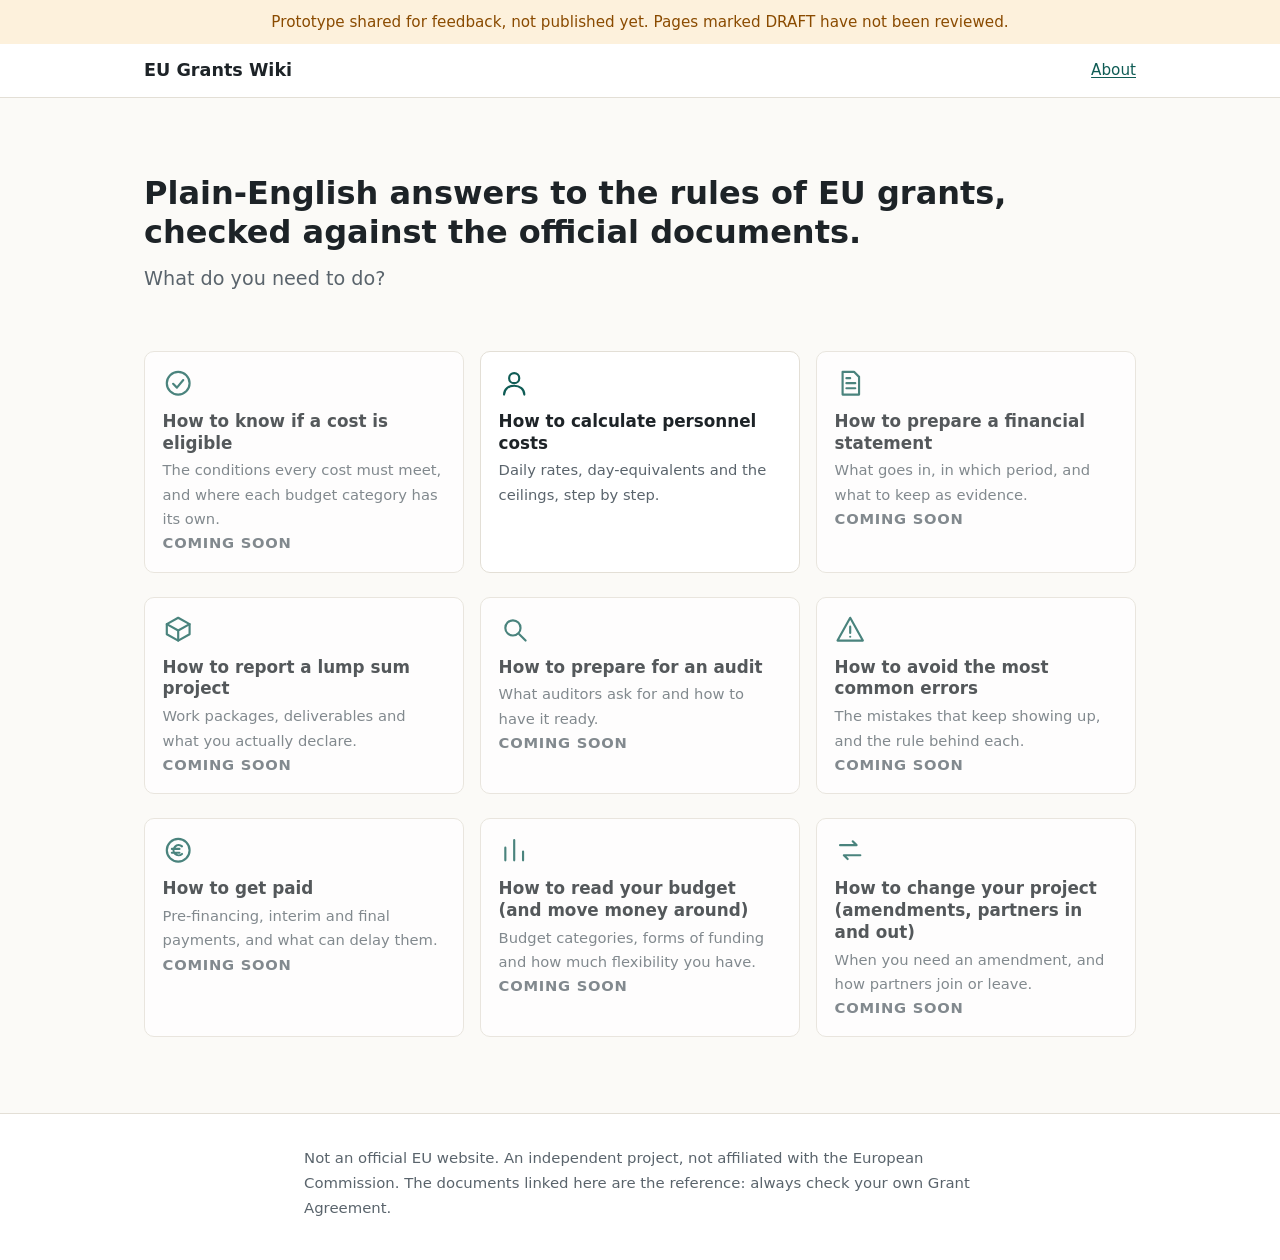
<file: index.html>
<!doctype html>
<html lang="en">
<head>
<meta charset="utf-8">
<meta name="viewport" content="width=device-width, initial-scale=1">
<title>EU Grants Wiki</title>
<meta name="description" content="Plain-English answers to the rules of EU grants, checked against the official documents.">
<meta name="robots" content="noindex, nofollow">

<link rel="stylesheet" href="assets/style.css">

</head>
<body>
<a class="skip" href="#main">Skip to content</a>
<div class="banner preview">Prototype shared for feedback, not published yet. Pages marked DRAFT have not been reviewed.</div>
<header class="site"><div class="wrap wide">
  <a class="brand" href="./index.html">EU Grants Wiki</a>
  <nav class="top" aria-label="Main">
    <a href="about/index.html">About</a>
  </nav>
</div></header>
<main id="main"><div class="wrap wide">
<section class="hero"><h1>Plain-English answers to the rules of EU grants, checked against the official documents.</h1><p class="lead">What do you need to do?</p></section><ul class="grid"><li><div class="card soon"><svg class="ico" viewBox="0 0 24 24" aria-hidden="true" focusable="false"><circle cx="12" cy="12" r="9"/><path d="M8 12.5l3 3 5-6"/></svg><h2>How to know if a cost is eligible</h2><p>The conditions every cost must meet, and where each budget category has its own.</p><p class="soon-tag">Coming soon</p></div></li><li><a class="card" href="personnel-costs/index.html"><svg class="ico" viewBox="0 0 24 24" aria-hidden="true" focusable="false"><circle cx="12" cy="8" r="4"/><path d="M4 21c0-4.4 3.6-7 8-7s8 2.6 8 7"/></svg><h2>How to calculate personnel costs</h2><p>Daily rates, day-equivalents and the ceilings, step by step.</p></a></li><li><div class="card soon"><svg class="ico" viewBox="0 0 24 24" aria-hidden="true" focusable="false"><path d="M6 3h9l4 4v14H6z"/><path d="M9 12h7M9 16h7M9 8h3"/></svg><h2>How to prepare a financial statement</h2><p>What goes in, in which period, and what to keep as evidence.</p><p class="soon-tag">Coming soon</p></div></li><li><div class="card soon"><svg class="ico" viewBox="0 0 24 24" aria-hidden="true" focusable="false"><path d="M3 8l9-5 9 5v8l-9 5-9-5z"/><path d="M3 8l9 5 9-5M12 13v8"/></svg><h2>How to report a lump sum project</h2><p>Work packages, deliverables and what you actually declare.</p><p class="soon-tag">Coming soon</p></div></li><li><div class="card soon"><svg class="ico" viewBox="0 0 24 24" aria-hidden="true" focusable="false"><circle cx="11" cy="11" r="6"/><path d="M16 16l5 5"/></svg><h2>How to prepare for an audit</h2><p>What auditors ask for and how to have it ready.</p><p class="soon-tag">Coming soon</p></div></li><li><div class="card soon"><svg class="ico" viewBox="0 0 24 24" aria-hidden="true" focusable="false"><path d="M12 3l10 18H2z"/><path d="M12 10v5M12 18h.01"/></svg><h2>How to avoid the most common errors</h2><p>The mistakes that keep showing up, and the rule behind each.</p><p class="soon-tag">Coming soon</p></div></li><li><div class="card soon"><svg class="ico" viewBox="0 0 24 24" aria-hidden="true" focusable="false"><circle cx="12" cy="12" r="9"/><path d="M15 9a4 4 0 100 6M7 11h6M7 14h6"/></svg><h2>How to get paid</h2><p>Pre-financing, interim and final payments, and what can delay them.</p><p class="soon-tag">Coming soon</p></div></li><li><div class="card soon"><svg class="ico" viewBox="0 0 24 24" aria-hidden="true" focusable="false"><path d="M5 20V10M12 20V4M19 20v-7"/></svg><h2>How to read your budget (and move money around)</h2><p>Budget categories, forms of funding and how much flexibility you have.</p><p class="soon-tag">Coming soon</p></div></li><li><div class="card soon"><svg class="ico" viewBox="0 0 24 24" aria-hidden="true" focusable="false"><path d="M4 8h13l-3-3M20 16H7l3 3"/></svg><h2>How to change your project (amendments, partners in and out)</h2><p>When you need an amendment, and how partners join or leave.</p><p class="soon-tag">Coming soon</p></div></li></ul>
</div></main>
<footer class="site"><div class="wrap">
  
  <p>Not an official EU website. An independent project, not affiliated with the European Commission. The documents linked here are the reference: always check your own Grant Agreement.</p>
</div></footer>
</body>
</html>
</file>
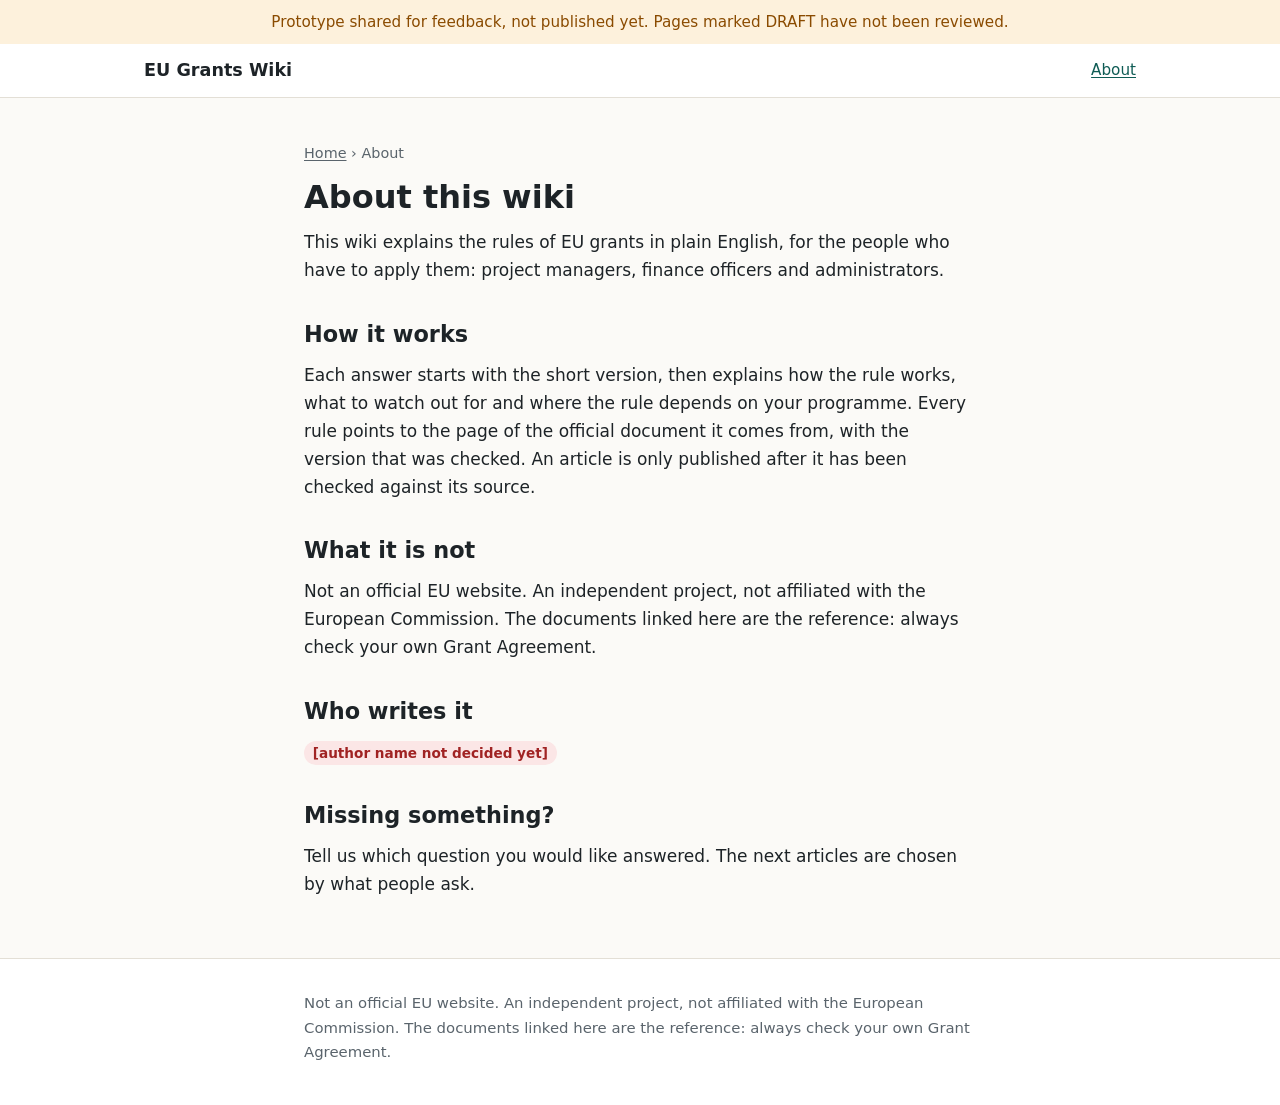
<file: about/index.html>
<!doctype html>
<html lang="en">
<head>
<meta charset="utf-8">
<meta name="viewport" content="width=device-width, initial-scale=1">
<title>About | EU Grants Wiki</title>
<meta name="description" content="What this wiki is, how it is checked, and what it is not.">
<meta name="robots" content="noindex, nofollow">

<link rel="stylesheet" href="../assets/style.css">

</head>
<body>
<a class="skip" href="#main">Skip to content</a>
<div class="banner preview">Prototype shared for feedback, not published yet. Pages marked DRAFT have not been reviewed.</div>
<header class="site"><div class="wrap wide">
  <a class="brand" href="../index.html">EU Grants Wiki</a>
  <nav class="top" aria-label="Main">
    <a href="./index.html">About</a>
  </nav>
</div></header>
<main id="main"><div class="wrap">
<p class="crumbs"><a href="../index.html">Home</a> › About</p>
<h1>About this wiki</h1>
<p>This wiki explains the rules of EU grants in plain English, for the people who have to apply them:
project managers, finance officers and administrators.</p>
<h2>How it works</h2>
<p>Each answer starts with the short version, then explains how the rule works, what to watch out for
and where the rule depends on your programme. Every rule points to the page of the official document
it comes from, with the version that was checked. An article is only published after it has been
checked against its source.</p>
<h2>What it is not</h2>
<p>Not an official EU website. An independent project, not affiliated with the European Commission. The documents linked here are the reference: always check your own Grant Agreement.</p>
<h2>Who writes it</h2><p><span class="chip draft">[author name not decided yet]</span></p>
<h2>Missing something?</h2>
<p>Tell us which question you would like answered. The next articles are chosen by what people ask.</p>
</div></main>
<footer class="site"><div class="wrap">
  
  <p>Not an official EU website. An independent project, not affiliated with the European Commission. The documents linked here are the reference: always check your own Grant Agreement.</p>
</div></footer>
</body>
</html>
</file>
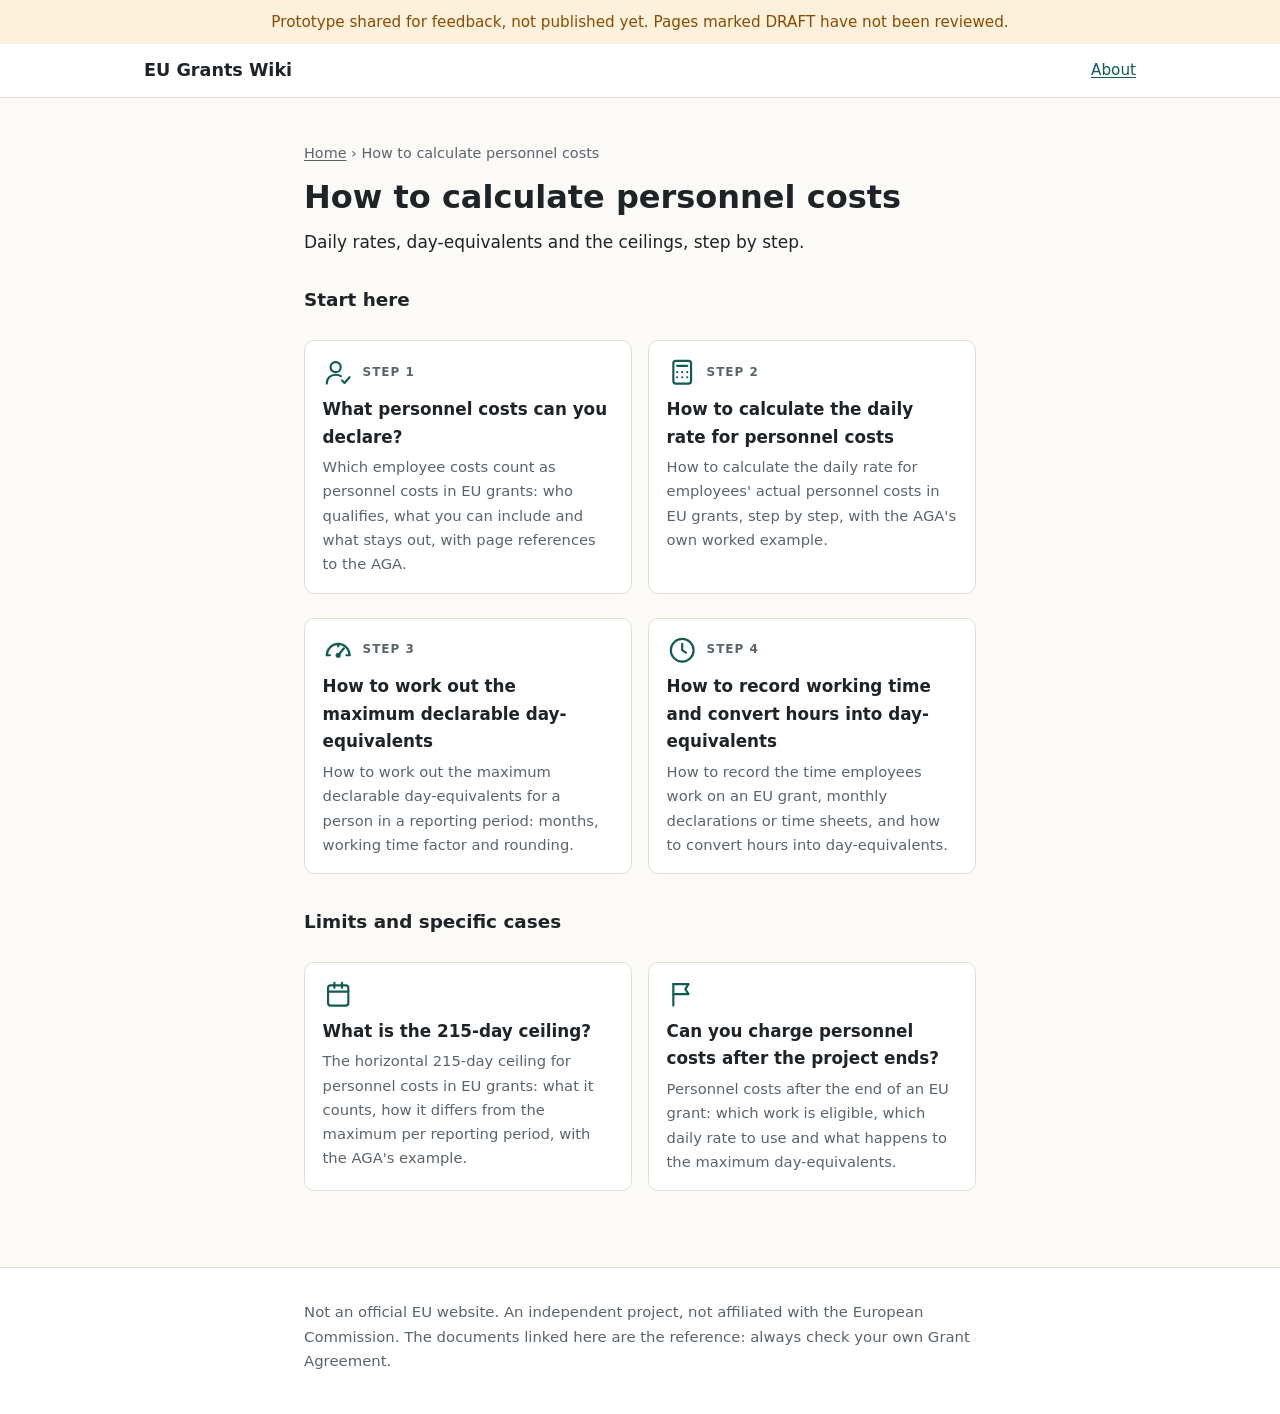
<file: personnel-costs/index.html>
<!doctype html>
<html lang="en">
<head>
<meta charset="utf-8">
<meta name="viewport" content="width=device-width, initial-scale=1">
<title>How to calculate personnel costs | EU Grants Wiki</title>
<meta name="description" content="Daily rates, day-equivalents and the ceilings, step by step.">
<meta name="robots" content="noindex, nofollow">

<link rel="stylesheet" href="../assets/style.css">

</head>
<body>
<a class="skip" href="#main">Skip to content</a>
<div class="banner preview">Prototype shared for feedback, not published yet. Pages marked DRAFT have not been reviewed.</div>
<header class="site"><div class="wrap wide">
  <a class="brand" href="../index.html">EU Grants Wiki</a>
  <nav class="top" aria-label="Main">
    <a href="../about/index.html">About</a>
  </nav>
</div></header>
<main id="main"><div class="wrap">
<p class="crumbs"><a href="../index.html">Home</a> › How to calculate personnel costs</p><h1>How to calculate personnel costs</h1><p>Daily rates, day-equivalents and the ceilings, step by step.</p><h2 class="path-group">Start here</h2><ul class="grid"><li><a class="card" href="what-you-can-declare/index.html"><span class="card-head"><svg class="ico" viewBox="0 0 24 24" aria-hidden="true" focusable="false"><circle cx="10" cy="8" r="4"/><path d="M3 21c0-4.4 3.1-7 7-7 1.6 0 3 .4 4.1 1.1"/><path d="M15 18.5l2 2 4-4.5"/></svg><span class="step-num">Step 1</span></span><h3>What personnel costs can you declare?</h3><p>Which employee costs count as personnel costs in EU grants: who qualifies, what you can include and what stays out, with page references to the AGA.</p></a></li><li><a class="card" href="daily-rate/index.html"><span class="card-head"><svg class="ico" viewBox="0 0 24 24" aria-hidden="true" focusable="false"><rect x="5" y="3" width="14" height="18" rx="2"/><path d="M8 7h8M8 12h.01M12 12h.01M16 12h.01M8 16h.01M12 16h.01M16 16h.01"/></svg><span class="step-num">Step 2</span></span><h3>How to calculate the daily rate for personnel costs</h3><p>How to calculate the daily rate for employees&#x27; actual personnel costs in EU grants, step by step, with the AGA&#x27;s own worked example.</p></a></li><li><a class="card" href="max-day-equivalents/index.html"><span class="card-head"><svg class="ico" viewBox="0 0 24 24" aria-hidden="true" focusable="false"><path d="M3 16a9 9 0 0118 0"/><path d="M12 16l4.5-5.5"/><circle cx="12" cy="16" r="1.2"/><path d="M3 16h2.5M18.5 16H21M12 7v2"/></svg><span class="step-num">Step 3</span></span><h3>How to work out the maximum declarable day-equivalents</h3><p>How to work out the maximum declarable day-equivalents for a person in a reporting period: months, working time factor and rounding.</p></a></li><li><a class="card" href="time-records/index.html"><span class="card-head"><svg class="ico" viewBox="0 0 24 24" aria-hidden="true" focusable="false"><circle cx="12" cy="12" r="9"/><path d="M12 7v5l3 2"/></svg><span class="step-num">Step 4</span></span><h3>How to record working time and convert hours into day-equivalents</h3><p>How to record the time employees work on an EU grant, monthly declarations or time sheets, and how to convert hours into day-equivalents.</p></a></li></ul><h2 class="path-group">Limits and specific cases</h2><ul class="grid"><li><a class="card" href="215-days-ceiling/index.html"><span class="card-head"><svg class="ico" viewBox="0 0 24 24" aria-hidden="true" focusable="false"><rect x="4" y="5" width="16" height="16" rx="2"/><path d="M4 10h16M9 3v4M15 3v4"/></svg></span><h3>What is the 215-day ceiling?</h3><p>The horizontal 215-day ceiling for personnel costs in EU grants: what it counts, how it differs from the maximum per reporting period, with the AGA&#x27;s example.</p></a></li><li><a class="card" href="costs-after-the-project/index.html"><span class="card-head"><svg class="ico" viewBox="0 0 24 24" aria-hidden="true" focusable="false"><path d="M5 21V4"/><path d="M5 4h12l-2.5 4L17 12H5"/></svg></span><h3>Can you charge personnel costs after the project ends?</h3><p>Personnel costs after the end of an EU grant: which work is eligible, which daily rate to use and what happens to the maximum day-equivalents.</p></a></li></ul>
</div></main>
<footer class="site"><div class="wrap">
  
  <p>Not an official EU website. An independent project, not affiliated with the European Commission. The documents linked here are the reference: always check your own Grant Agreement.</p>
</div></footer>
</body>
</html>
</file>
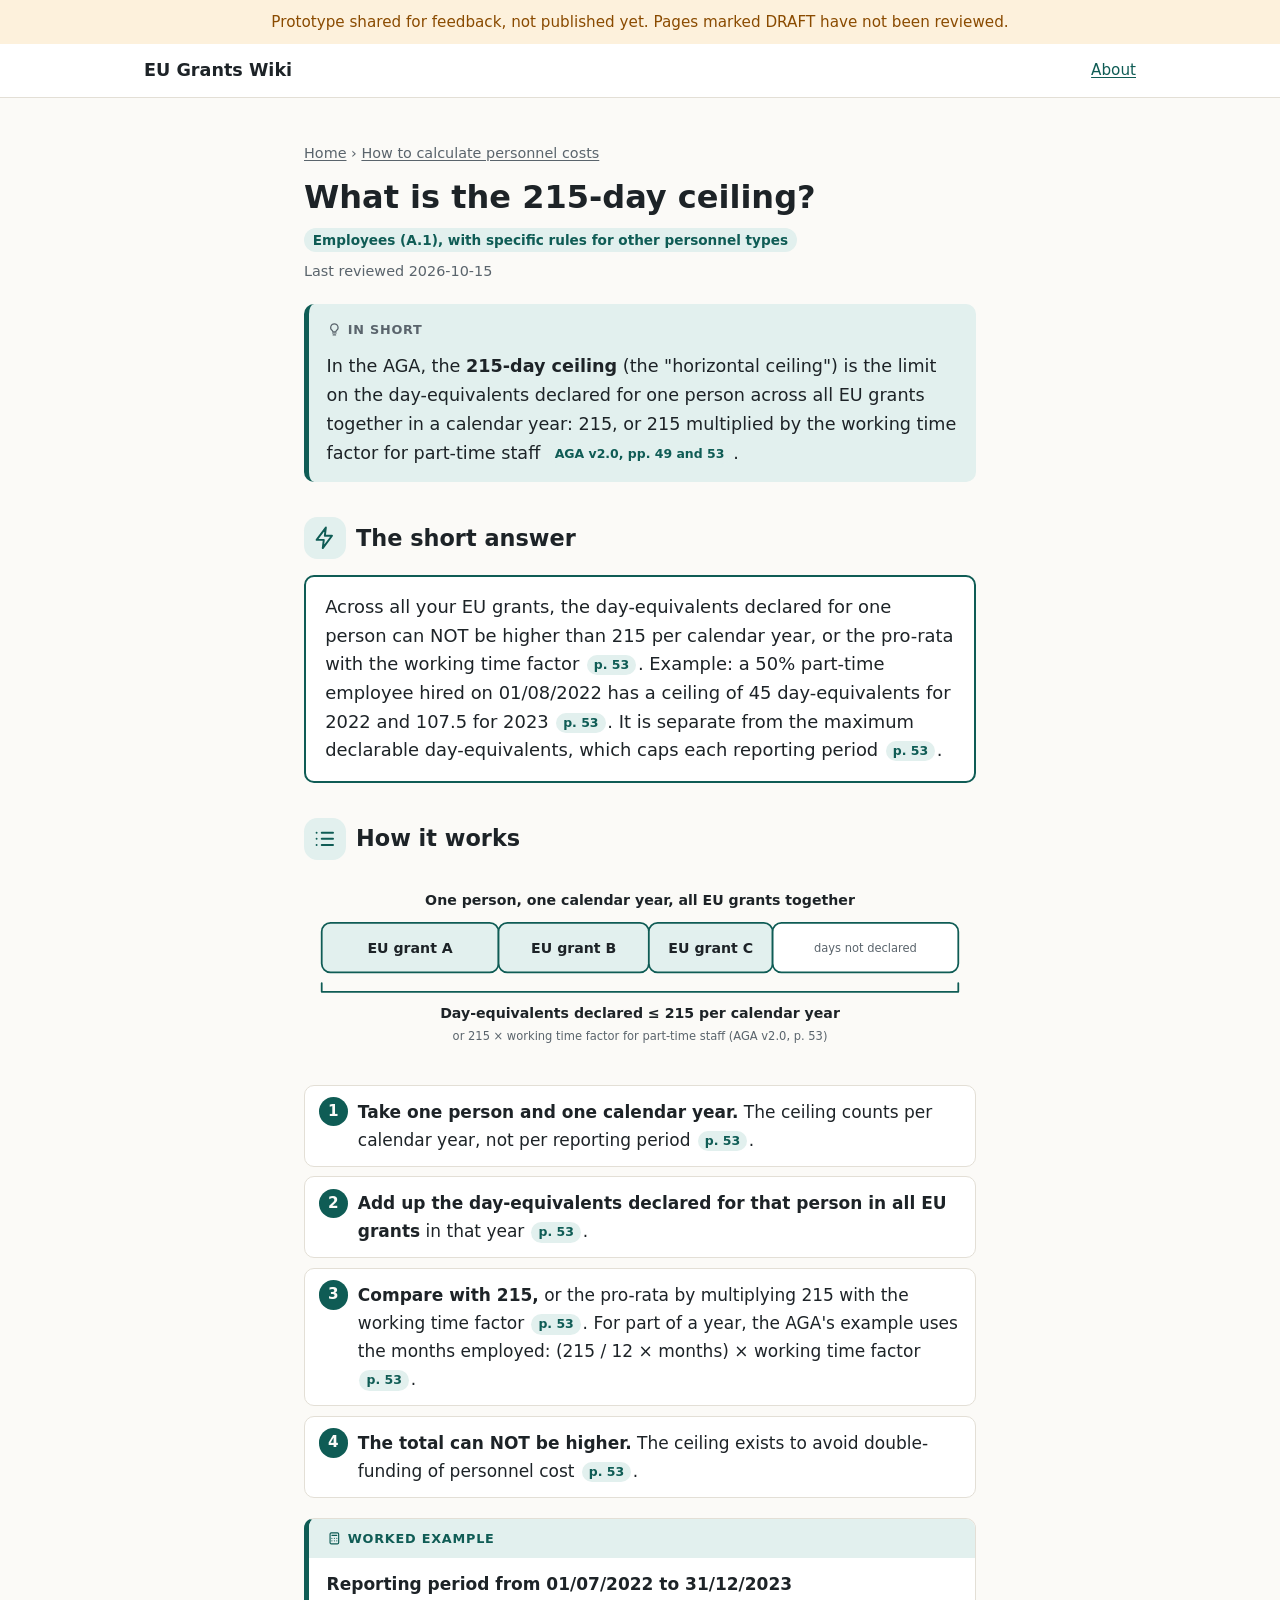
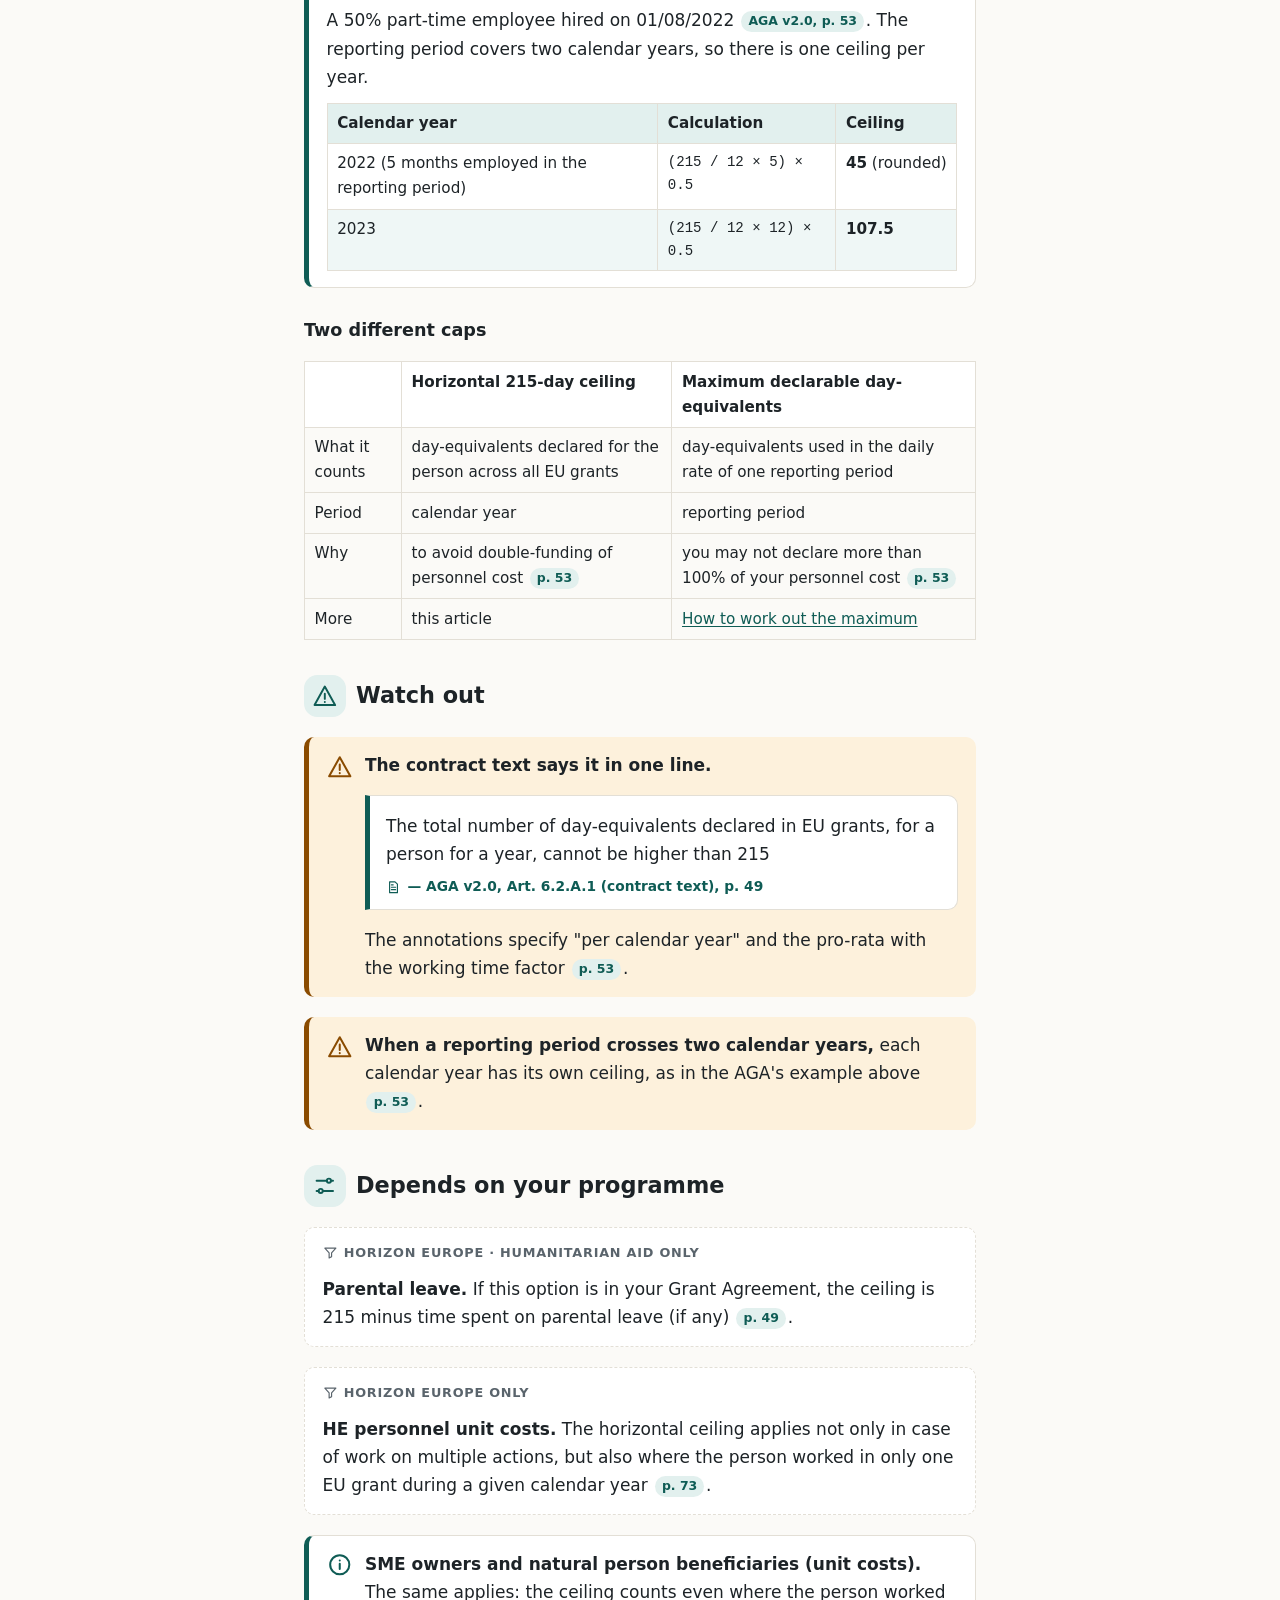
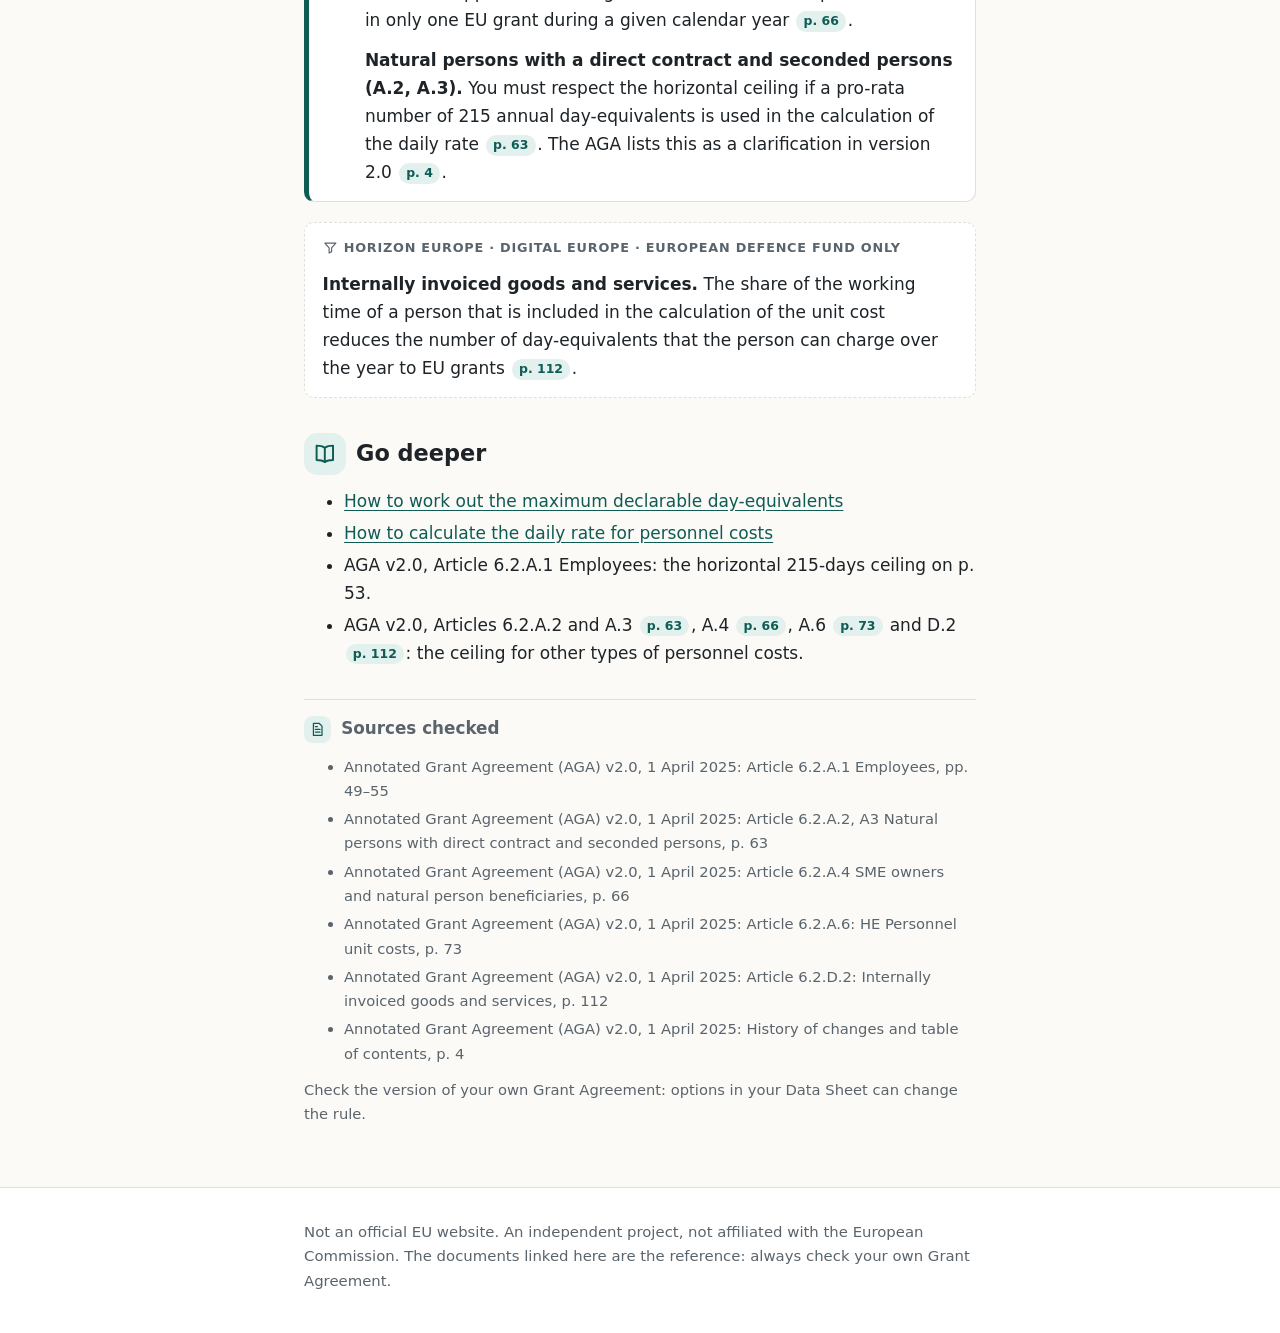
<file: personnel-costs/215-days-ceiling/index.html>
<!doctype html>
<html lang="en">
<head>
<meta charset="utf-8">
<meta name="viewport" content="width=device-width, initial-scale=1">
<title>What is the 215-day ceiling? | EU Grants Wiki</title>
<meta name="description" content="The horizontal 215-day ceiling for personnel costs in EU grants: what it counts, how it differs from the maximum per reporting period, with the AGA&#x27;s example.">
<meta name="robots" content="noindex, nofollow">

<link rel="stylesheet" href="../../assets/style.css">
<script type="application/ld+json">{"@context": "https://schema.org", "@type": "Article", "headline": "What is the 215-day ceiling?", "description": "The horizontal 215-day ceiling for personnel costs in EU grants: what it counts, how it differs from the maximum per reporting period, with the AGA's example.", "inLanguage": "en", "dateModified": "2026-10-15"}</script>
</head>
<body>
<a class="skip" href="#main">Skip to content</a>
<div class="banner preview">Prototype shared for feedback, not published yet. Pages marked DRAFT have not been reviewed.</div>
<header class="site"><div class="wrap wide">
  <a class="brand" href="../../index.html">EU Grants Wiki</a>
  <nav class="top" aria-label="Main">
    <a href="../../about/index.html">About</a>
  </nav>
</div></header>
<main id="main"><div class="wrap">
<p class="crumbs"><a href="../../index.html">Home</a> › <a href="../index.html">How to calculate personnel costs</a></p><h1>What is the 215-day ceiling?</h1><div class="meta-row"><span class="chip">Employees (A.1), with specific rules for other personnel types</span><span>Last reviewed 2026-10-15</span></div><aside class="definition"><p class="label"><svg class="ico" viewBox="0 0 24 24" aria-hidden="true" focusable="false"><path d="M9 18h6M10 21h4"/><path d="M12 3a6 6 0 00-3.5 10.9c.6.5 1 1.3 1 2.1h5c0-.8.4-1.6 1-2.1A6 6 0 0012 3z"/></svg>In short</p><p>In the AGA, the <strong>215-day ceiling</strong> (the "horizontal ceiling") is the limit on the day-equivalents declared for one person across all EU grants together in a calendar year: 215, or 215 multiplied by the working time factor for part-time staff <span class="pg">AGA v2.0, pp. 49 and 53</span>.</p></aside>
<h2 id="the-short-answer"><svg class="ico h-ico" viewBox="0 0 24 24" aria-hidden="true" focusable="false"><path d="M13 2L4 14h7l-1 8 9-12h-7z"/></svg>The short answer</h2>
<div class="answer"><p>Across all your EU grants, the day-equivalents declared for one person can NOT be higher than 215 per calendar year, or the pro-rata with the working time factor <span class="pg">p. 53</span>. Example: a 50% part-time employee hired on 01/08/2022 has a ceiling of 45 day-equivalents for 2022 and 107.5 for 2023 <span class="pg">p. 53</span>. It is separate from the maximum declarable day-equivalents, which caps each reporting period <span class="pg">p. 53</span>.</p></div>
<h2 id="how-it-works"><svg class="ico h-ico" viewBox="0 0 24 24" aria-hidden="true" focusable="false"><path d="M9 6h11M9 12h11M9 18h11"/><path d="M4 6h.01M4 12h.01M4 18h.01"/></svg>How it works</h2>
<figure><svg class="diagram wide has-narrow" role="img" aria-label="Diagram: for one person in one calendar year, the day-equivalents declared in EU grant A, EU grant B and EU grant C together must not be higher than 215, or 215 multiplied by the working time factor for part-time staff" xmlns="http://www.w3.org/2000/svg" viewBox="0 0 760 200">
  <text x="380" y="24">One person, one calendar year, all EU grants together</text>
  <rect class="box hl" x="20" y="44" width="200" height="56" rx="10"/>
  <text x="120" y="78">EU grant A</text>
  <rect class="box hl" x="220" y="44" width="170" height="56" rx="10"/>
  <text x="305" y="78">EU grant B</text>
  <rect class="box hl" x="390" y="44" width="140" height="56" rx="10"/>
  <text x="460" y="78">EU grant C</text>
  <rect class="box" x="530" y="44" width="210" height="56" rx="10"/>
  <text class="sub" x="635" y="77">days not declared</text>
  <path class="line" d="M20 112 v10 h720 v-10"/>
  <text x="380" y="152">Day-equivalents declared ≤ 215 per calendar year</text>
  <text class="sub" x="380" y="176">or 215 × working time factor for part-time staff (AGA v2.0, p. 53)</text>
</svg>
<svg class="diagram narrow" role="img" aria-label="Diagram: for one person in one calendar year, the day-equivalents declared in EU grant A, EU grant B and EU grant C together must not be higher than 215, or 215 multiplied by the working time factor for part-time staff" xmlns="http://www.w3.org/2000/svg" viewBox="0 0 340 438">
  <text x="170" y="44">One person, one calendar year,</text>
  <text x="170" y="64">all EU grants together</text>
  <rect class="box hl" x="10" y="76" width="320" height="46" rx="12"/>
  <text x="170" y="106">EU grant A</text>
  <text class="op" x="170" y="154">+</text>
  <rect class="box hl" x="10" y="166" width="320" height="46" rx="12"/>
  <text x="170" y="196">EU grant B</text>
  <text class="op" x="170" y="244">+</text>
  <rect class="box hl" x="10" y="256" width="320" height="46" rx="12"/>
  <text x="170" y="286">EU grant C</text>
  <text class="op" x="170" y="334">≤</text>
  <rect class="box" x="10" y="346" width="320" height="82" rx="12"/>
  <text x="170" y="376">215 per calendar year</text>
  <text class="sub" x="170" y="398">or 215 × working time factor</text>
  <text class="sub" x="170" y="416">for part-time staff (AGA v2.0, p. 53)</text>
</svg>
</figure>
<div class="steps"><ol><li><strong>Take one person and one calendar year.</strong> The ceiling counts per calendar year, not per reporting period <span class="pg">p. 53</span>.</li><li><strong>Add up the day-equivalents declared for that person in all EU grants</strong> in that year <span class="pg">p. 53</span>.</li><li><strong>Compare with 215,</strong> or the pro-rata by multiplying 215 with the working time factor <span class="pg">p. 53</span>. For part of a year, the AGA's example uses the months employed: (215 / 12 × months) × working time factor <span class="pg">p. 53</span>.</li><li><strong>The total can NOT be higher.</strong> The ceiling exists to avoid double-funding of personnel cost <span class="pg">p. 53</span>.</li></ol></div>
<aside class="example"><p class="label"><svg class="ico" viewBox="0 0 24 24" aria-hidden="true" focusable="false"><rect x="5" y="3" width="14" height="18" rx="2"/><path d="M8 7h8M8 12h.01M12 12h.01M16 12h.01M8 16h.01M12 16h.01M16 16h.01"/></svg>Worked example</p><p class="example-title">Reporting period from 01/07/2022 to 31/12/2023</p><p>A 50% part-time employee hired on 01/08/2022 <span class="pg">AGA v2.0, p. 53</span>. The reporting period covers two calendar years, so there is one ceiling per year.</p>
<div class="table-wrap"><table class="calc"><thead><tr><th>Calendar year</th><th>Calculation</th><th>Ceiling</th></tr></thead><tbody><tr><td>2022 (5 months employed in the reporting period)</td><td>(215 / 12 × 5) × 0.5</td><td><strong>45</strong> (rounded)</td></tr><tr><td>2023</td><td>(215 / 12 × 12) × 0.5</td><td><strong>107.5</strong></td></tr></tbody></table></div></aside>
<h3 id="two-different-caps">Two different caps</h3>
<div class="table-wrap"><table><thead><tr><th></th><th>Horizontal 215-day ceiling</th><th>Maximum declarable day-equivalents</th></tr></thead><tbody><tr><td>What it counts</td><td>day-equivalents declared for the person across all EU grants</td><td>day-equivalents used in the daily rate of one reporting period</td></tr><tr><td>Period</td><td>calendar year</td><td>reporting period</td></tr><tr><td>Why</td><td>to avoid double-funding of personnel cost <span class="pg">p. 53</span></td><td>you may not declare more than 100% of your personnel cost <span class="pg">p. 53</span></td></tr><tr><td>More</td><td>this article</td><td><a href="../max-day-equivalents/index.html">How to work out the maximum</a></td></tr></tbody></table></div>
<h2 id="watch-out"><svg class="ico h-ico" viewBox="0 0 24 24" aria-hidden="true" focusable="false"><path d="M12 3l10 18H2z"/><path d="M12 10v5M12 18h.01"/></svg>Watch out</h2>
<aside class="callout"><svg class="ico lead-ico" viewBox="0 0 24 24" aria-hidden="true" focusable="false"><path d="M12 3l10 18H2z"/><path d="M12 10v5M12 18h.01"/></svg><div><p><strong>The contract text says it in one line.</strong></p>
<blockquote><p>The total number of day-equivalents declared in EU grants, for a person for a year, cannot be higher than 215</p><p class="cite"><svg class="ico" viewBox="0 0 24 24" aria-hidden="true" focusable="false"><path d="M6 3h9l4 4v14H6z"/><path d="M9 12h7M9 16h7M9 8h3"/></svg>— AGA v2.0, Art. 6.2.A.1 (contract text), p. 49</p></blockquote>
<p>The annotations specify "per calendar year" and the pro-rata with the working time factor <span class="pg">p. 53</span>.</p></div></aside>
<aside class="callout"><svg class="ico lead-ico" viewBox="0 0 24 24" aria-hidden="true" focusable="false"><path d="M12 3l10 18H2z"/><path d="M12 10v5M12 18h.01"/></svg><div><p><strong>When a reporting period crosses two calendar years,</strong> each calendar year has its own ceiling, as in the AGA's example above <span class="pg">p. 53</span>.</p></div></aside>
<h2 id="depends-on-your-programme"><svg class="ico h-ico" viewBox="0 0 24 24" aria-hidden="true" focusable="false"><path d="M4 7h10M18 7h2M4 17h2M10 17h10"/><circle cx="16" cy="7" r="2"/><circle cx="8" cy="17" r="2"/></svg>Depends on your programme</h2>
<div class="only" data-programmes="HE HUMA"><p class="only-label"><svg class="ico" viewBox="0 0 24 24" aria-hidden="true" focusable="false"><path d="M3 5h18l-7 8v6l-4 2v-8z"/></svg>Horizon Europe · Humanitarian Aid only</p><p><strong>Parental leave.</strong> If this option is in your Grant Agreement, the ceiling is 215 minus time spent on parental leave (if any) <span class="pg">p. 49</span>.</p></div>
<div class="only" data-programmes="HE"><p class="only-label"><svg class="ico" viewBox="0 0 24 24" aria-hidden="true" focusable="false"><path d="M3 5h18l-7 8v6l-4 2v-8z"/></svg>Horizon Europe only</p><p><strong>HE personnel unit costs.</strong> The horizontal ceiling applies not only in case of work on multiple actions, but also where the person worked in only one EU grant during a given calendar year <span class="pg">p. 73</span>.</p></div>
<aside class="note"><svg class="ico lead-ico" viewBox="0 0 24 24" aria-hidden="true" focusable="false"><circle cx="12" cy="12" r="9"/><path d="M12 11v5M12 8h.01"/></svg><div><p><strong>SME owners and natural person beneficiaries (unit costs).</strong> The same applies: the ceiling counts even where the person worked in only one EU grant during a given calendar year <span class="pg">p. 66</span>.</p>
<p><strong>Natural persons with a direct contract and seconded persons (A.2, A.3).</strong> You must respect the horizontal ceiling if a pro-rata number of 215 annual day-equivalents is used in the calculation of the daily rate <span class="pg">p. 63</span>. The AGA lists this as a clarification in version 2.0 <span class="pg">p. 4</span>.</p></div></aside>
<div class="only" data-programmes="HE DEP EDF"><p class="only-label"><svg class="ico" viewBox="0 0 24 24" aria-hidden="true" focusable="false"><path d="M3 5h18l-7 8v6l-4 2v-8z"/></svg>Horizon Europe · Digital Europe · European Defence Fund only</p><p><strong>Internally invoiced goods and services.</strong> The share of the working time of a person that is included in the calculation of the unit cost reduces the number of day-equivalents that the person can charge over the year to EU grants <span class="pg">p. 112</span>.</p></div>
<h2 id="go-deeper"><svg class="ico h-ico" viewBox="0 0 24 24" aria-hidden="true" focusable="false"><path d="M12 6c-2-1.5-5-2-8-2v14c3 0 6 .5 8 2 2-1.5 5-2 8-2V4c-3 0-6 .5-8 2z"/><path d="M12 6v14"/></svg>Go deeper</h2>
<ul><li><a href="../max-day-equivalents/index.html">How to work out the maximum declarable day-equivalents</a></li><li><a href="../daily-rate/index.html">How to calculate the daily rate for personnel costs</a></li><li>AGA v2.0, Article 6.2.A.1 Employees: the horizontal 215-days ceiling on p. 53.</li><li>AGA v2.0, Articles 6.2.A.2 and A.3 <span class="pg">p. 63</span>, A.4 <span class="pg">p. 66</span>, A.6 <span class="pg">p. 73</span> and D.2 <span class="pg">p. 112</span>: the ceiling for other types of personnel costs.</li></ul><section class="sources"><h2><svg class="ico h-ico" viewBox="0 0 24 24" aria-hidden="true" focusable="false"><path d="M6 3h9l4 4v14H6z"/><path d="M9 12h7M9 16h7M9 8h3"/></svg>Sources checked</h2><ul><li>Annotated Grant Agreement (AGA) v2.0, 1 April 2025: Article 6.2.A.1 Employees, pp. 49–55</li><li>Annotated Grant Agreement (AGA) v2.0, 1 April 2025: Article 6.2.A.2, A3 Natural persons with direct contract and seconded persons, p. 63</li><li>Annotated Grant Agreement (AGA) v2.0, 1 April 2025: Article 6.2.A.4 SME owners and natural person beneficiaries, p. 66</li><li>Annotated Grant Agreement (AGA) v2.0, 1 April 2025: Article 6.2.A.6: HE Personnel unit costs, p. 73</li><li>Annotated Grant Agreement (AGA) v2.0, 1 April 2025: Article 6.2.D.2: Internally invoiced goods and services, p. 112</li><li>Annotated Grant Agreement (AGA) v2.0, 1 April 2025: History of changes and table of contents, p. 4</li></ul><p>Check the version of your own Grant Agreement: options in your Data Sheet can change the rule.</p></section>
</div></main>
<footer class="site"><div class="wrap">
  
  <p>Not an official EU website. An independent project, not affiliated with the European Commission. The documents linked here are the reference: always check your own Grant Agreement.</p>
</div></footer>
</body>
</html>
</file>
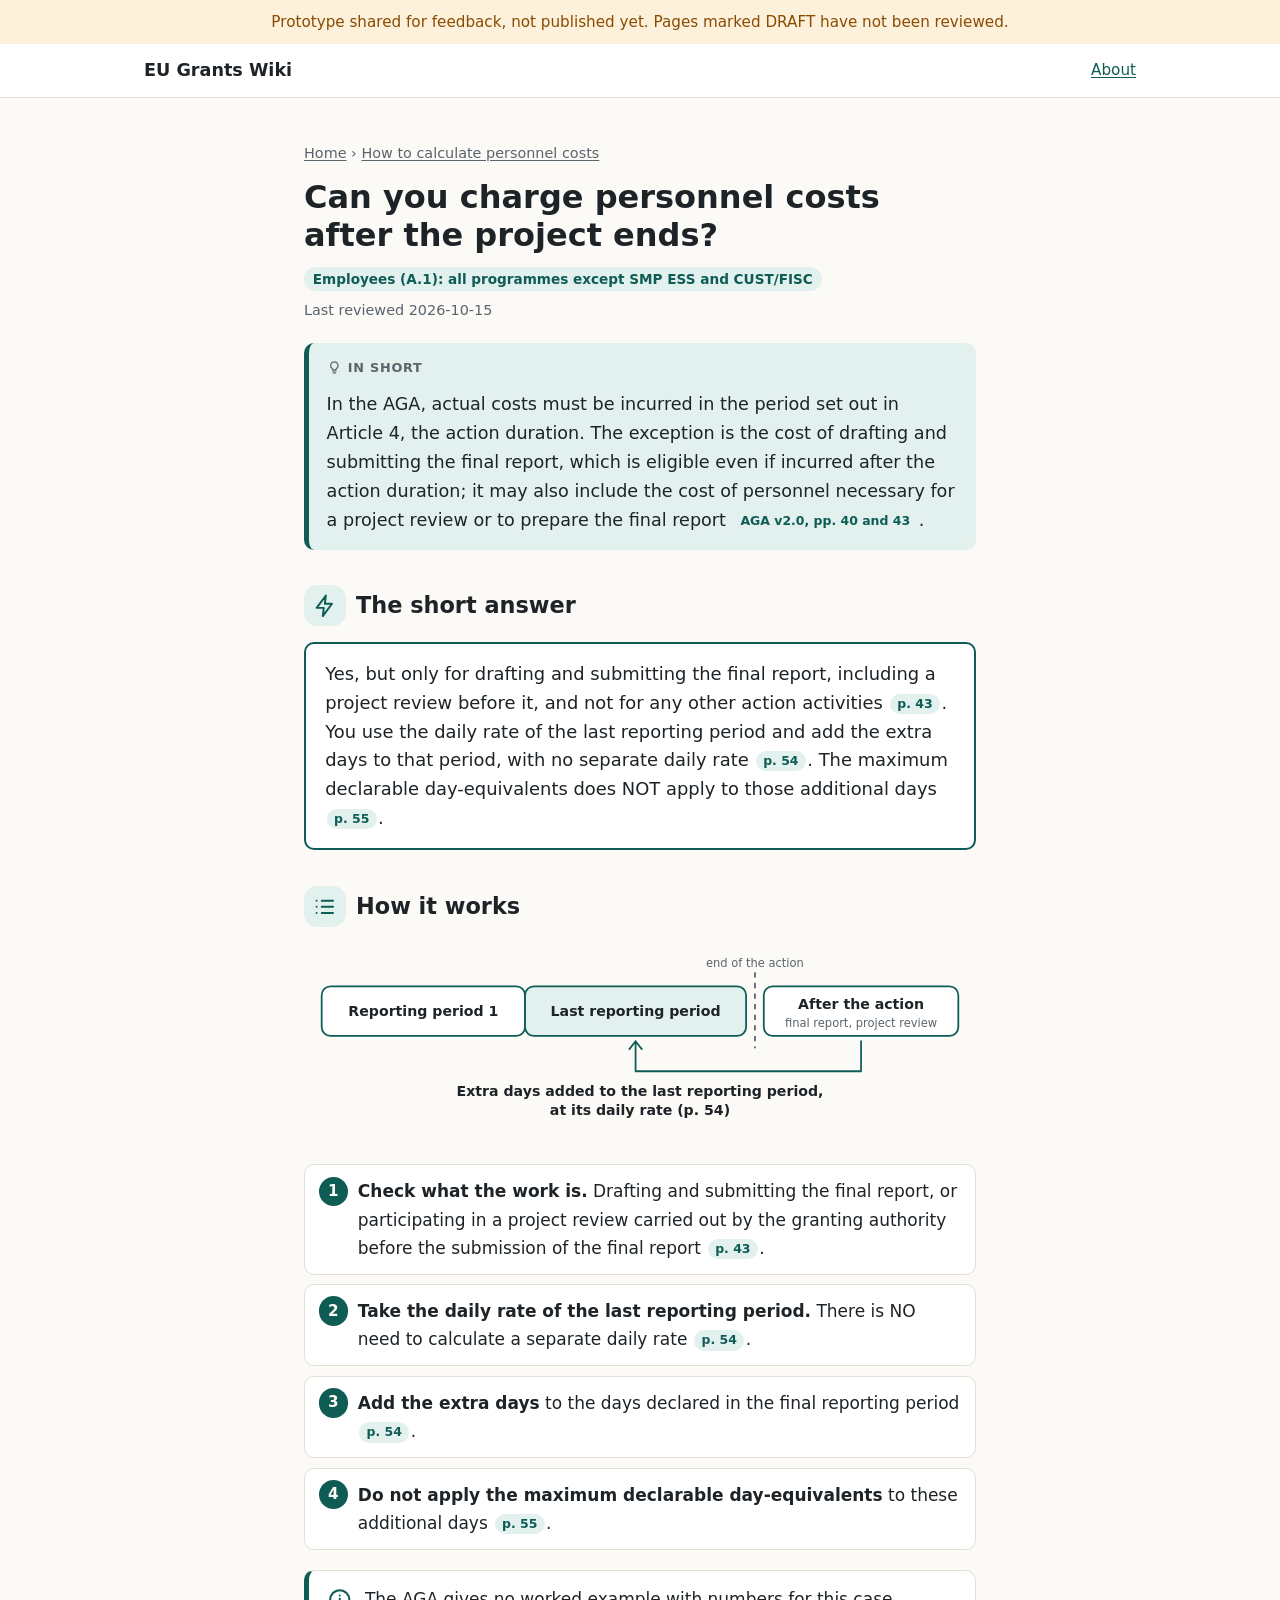
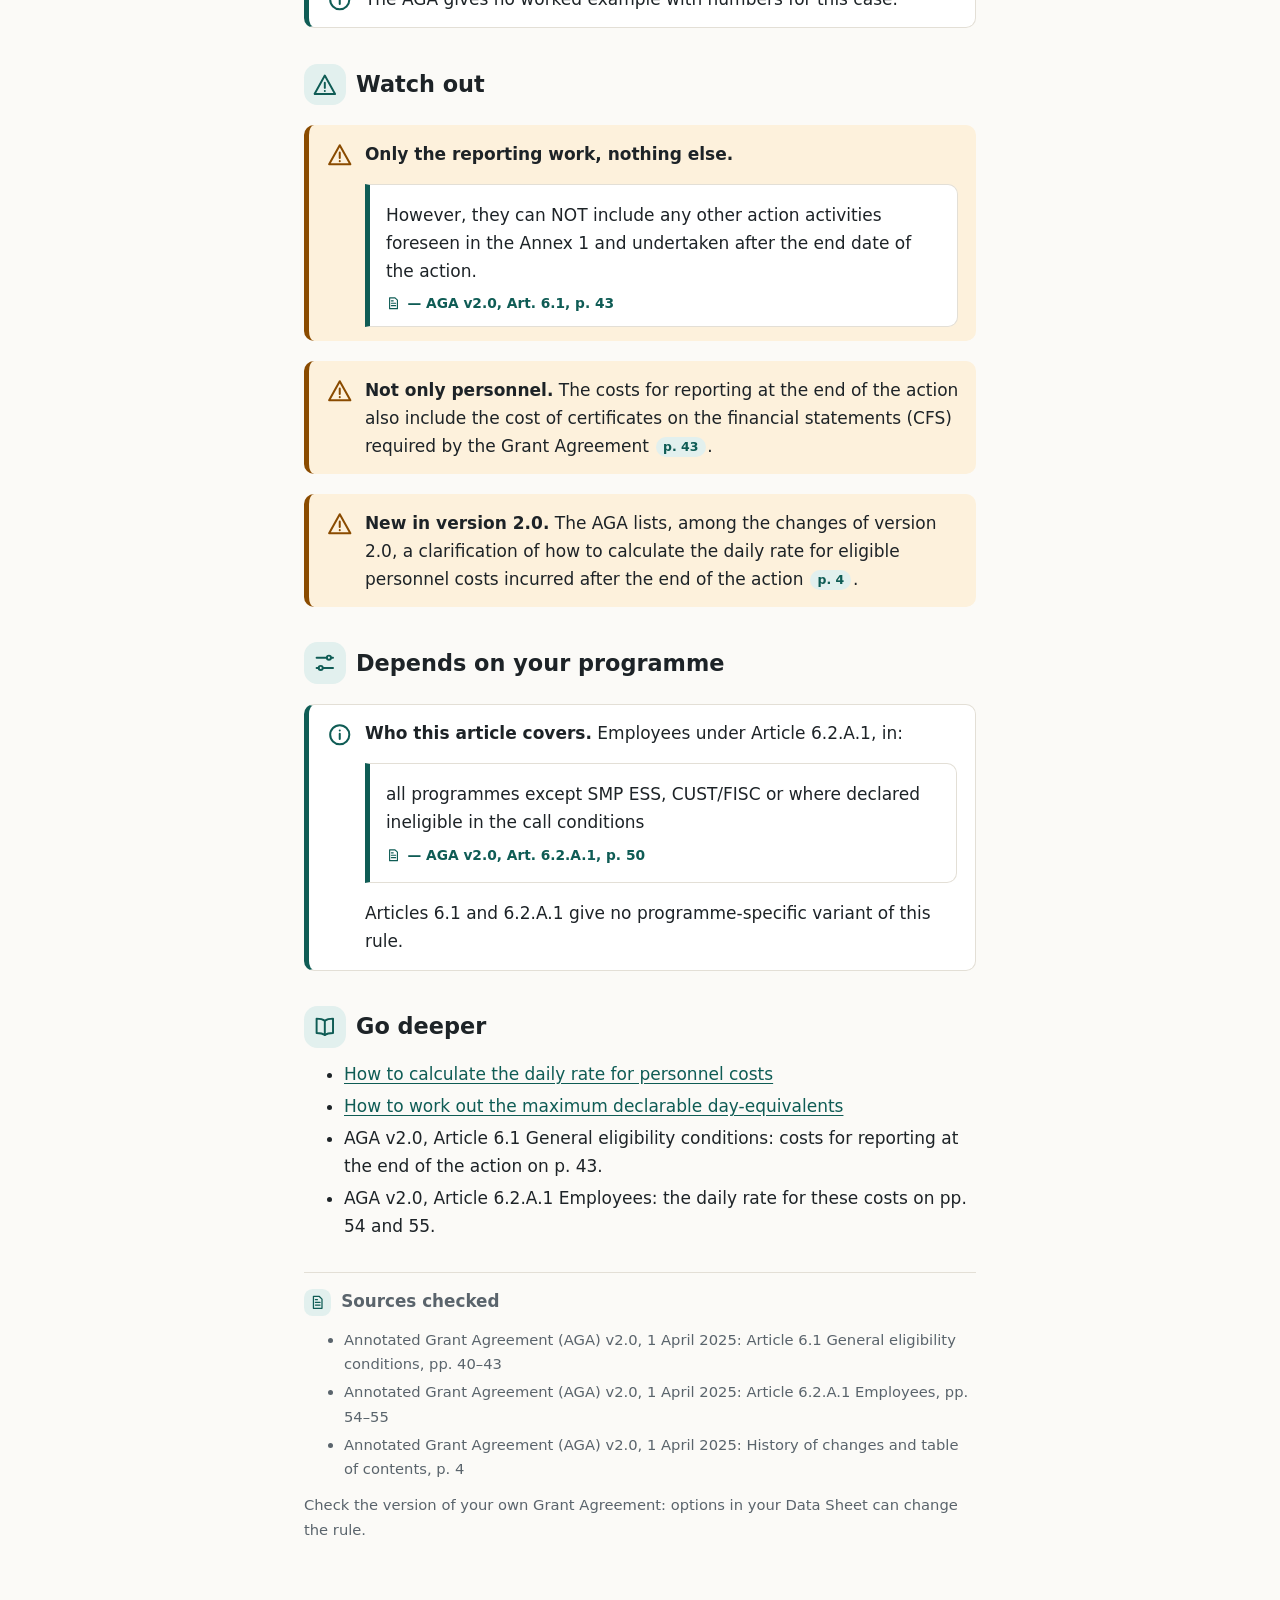
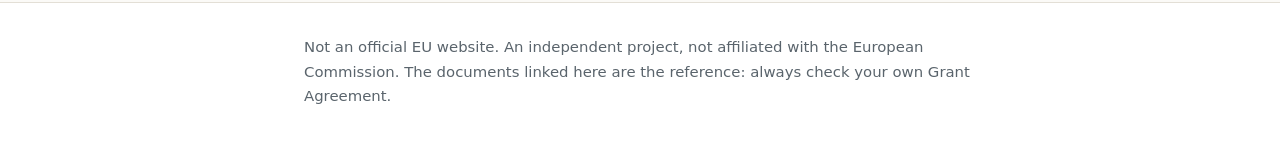
<file: personnel-costs/costs-after-the-project/index.html>
<!doctype html>
<html lang="en">
<head>
<meta charset="utf-8">
<meta name="viewport" content="width=device-width, initial-scale=1">
<title>Can you charge personnel costs after the project ends? | EU Grants Wiki</title>
<meta name="description" content="Personnel costs after the end of an EU grant: which work is eligible, which daily rate to use and what happens to the maximum day-equivalents.">
<meta name="robots" content="noindex, nofollow">

<link rel="stylesheet" href="../../assets/style.css">
<script type="application/ld+json">{"@context": "https://schema.org", "@type": "Article", "headline": "Can you charge personnel costs after the project ends?", "description": "Personnel costs after the end of an EU grant: which work is eligible, which daily rate to use and what happens to the maximum day-equivalents.", "inLanguage": "en", "dateModified": "2026-10-15"}</script>
</head>
<body>
<a class="skip" href="#main">Skip to content</a>
<div class="banner preview">Prototype shared for feedback, not published yet. Pages marked DRAFT have not been reviewed.</div>
<header class="site"><div class="wrap wide">
  <a class="brand" href="../../index.html">EU Grants Wiki</a>
  <nav class="top" aria-label="Main">
    <a href="../../about/index.html">About</a>
  </nav>
</div></header>
<main id="main"><div class="wrap">
<p class="crumbs"><a href="../../index.html">Home</a> › <a href="../index.html">How to calculate personnel costs</a></p><h1>Can you charge personnel costs after the project ends?</h1><div class="meta-row"><span class="chip">Employees (A.1): all programmes except SMP ESS and CUST/FISC</span><span>Last reviewed 2026-10-15</span></div><aside class="definition"><p class="label"><svg class="ico" viewBox="0 0 24 24" aria-hidden="true" focusable="false"><path d="M9 18h6M10 21h4"/><path d="M12 3a6 6 0 00-3.5 10.9c.6.5 1 1.3 1 2.1h5c0-.8.4-1.6 1-2.1A6 6 0 0012 3z"/></svg>In short</p><p>In the AGA, actual costs must be incurred in the period set out in Article 4, the action duration. The exception is the cost of drafting and submitting the final report, which is eligible even if incurred after the action duration; it may also include the cost of personnel necessary for a project review or to prepare the final report <span class="pg">AGA v2.0, pp. 40 and 43</span>.</p></aside>
<h2 id="the-short-answer"><svg class="ico h-ico" viewBox="0 0 24 24" aria-hidden="true" focusable="false"><path d="M13 2L4 14h7l-1 8 9-12h-7z"/></svg>The short answer</h2>
<div class="answer"><p>Yes, but only for drafting and submitting the final report, including a project review before it, and not for any other action activities <span class="pg">p. 43</span>. You use the daily rate of the last reporting period and add the extra days to that period, with no separate daily rate <span class="pg">p. 54</span>. The maximum declarable day-equivalents does NOT apply to those additional days <span class="pg">p. 55</span>.</p></div>
<h2 id="how-it-works"><svg class="ico h-ico" viewBox="0 0 24 24" aria-hidden="true" focusable="false"><path d="M9 6h11M9 12h11M9 18h11"/><path d="M4 6h.01M4 12h.01M4 18h.01"/></svg>How it works</h2>
<figure><svg class="diagram wide has-narrow" role="img" aria-label="Diagram: a timeline with reporting period 1, the last reporting period, the end of the action and the time after the action. The extra days spent after the action on the final report or a project review are added to the last reporting period, at its daily rate" xmlns="http://www.w3.org/2000/svg" viewBox="0 0 760 214">
  <rect class="box" x="20" y="40" width="230" height="56" rx="10"/>
  <text x="135" y="74">Reporting period 1</text>
  <rect class="box hl" x="250" y="40" width="250" height="56" rx="10"/>
  <text x="375" y="74">Last reporting period</text>
  <line class="dash" x1="510" y1="24" x2="510" y2="110"/>
  <text class="sub" x="510" y="18">end of the action</text>
  <rect class="box" x="520" y="40" width="220" height="56" rx="10"/>
  <text x="630" y="66">After the action</text>
  <text class="sub" x="630" y="86">final report, project review</text>
  <path class="line" d="M630 102 v34 h-255 v-34 m-7 9 l7 -9 l7 9"/>
  <text x="380" y="164">Extra days added to the last reporting period,</text>
  <text x="380" y="186">at its daily rate (p. 54)</text>
</svg>
<svg class="diagram narrow" role="img" aria-label="Diagram: a timeline with reporting period 1, the last reporting period, the end of the action and the time after the action. The extra days spent after the action on the final report or a project review are added to the last reporting period, at its daily rate" xmlns="http://www.w3.org/2000/svg" viewBox="0 0 340 346">
  <rect class="box" x="10" y="10" width="250" height="52" rx="10"/>
  <text x="135" y="42">Reporting period 1</text>
  <rect class="box hl" x="10" y="74" width="250" height="52" rx="10"/>
  <text x="135" y="106">Last reporting period</text>
  <line class="dash" x1="10" y1="146" x2="260" y2="146"/>
  <text class="sub" x="135" y="168">end of the action</text>
  <rect class="box" x="10" y="184" width="250" height="68" rx="10"/>
  <text x="135" y="212">After the action</text>
  <text class="sub" x="135" y="234">final report, project review</text>
  <path class="line" d="M266 218 h48 v-118 h-48 m9 -7 l-9 7 l9 7"/>
  <text x="170" y="286">Extra days added to the</text>
  <text x="170" y="308">last reporting period,</text>
  <text x="170" y="330">at its daily rate (p. 54)</text>
</svg>
</figure>
<div class="steps"><ol><li><strong>Check what the work is.</strong> Drafting and submitting the final report, or participating in a project review carried out by the granting authority before the submission of the final report <span class="pg">p. 43</span>.</li><li><strong>Take the daily rate of the last reporting period.</strong> There is NO need to calculate a separate daily rate <span class="pg">p. 54</span>.</li><li><strong>Add the extra days</strong> to the days declared in the final reporting period <span class="pg">p. 54</span>.</li><li><strong>Do not apply the maximum declarable day-equivalents</strong> to these additional days <span class="pg">p. 55</span>.</li></ol></div>
<aside class="note"><svg class="ico lead-ico" viewBox="0 0 24 24" aria-hidden="true" focusable="false"><circle cx="12" cy="12" r="9"/><path d="M12 11v5M12 8h.01"/></svg><div><p>The AGA gives no worked example with numbers for this case.</p></div></aside>
<h2 id="watch-out"><svg class="ico h-ico" viewBox="0 0 24 24" aria-hidden="true" focusable="false"><path d="M12 3l10 18H2z"/><path d="M12 10v5M12 18h.01"/></svg>Watch out</h2>
<aside class="callout"><svg class="ico lead-ico" viewBox="0 0 24 24" aria-hidden="true" focusable="false"><path d="M12 3l10 18H2z"/><path d="M12 10v5M12 18h.01"/></svg><div><p><strong>Only the reporting work, nothing else.</strong></p>
<blockquote><p>However, they can NOT include any other action activities foreseen in the Annex 1 and undertaken after the end date of the action.</p><p class="cite"><svg class="ico" viewBox="0 0 24 24" aria-hidden="true" focusable="false"><path d="M6 3h9l4 4v14H6z"/><path d="M9 12h7M9 16h7M9 8h3"/></svg>— AGA v2.0, Art. 6.1, p. 43</p></blockquote></div></aside>
<aside class="callout"><svg class="ico lead-ico" viewBox="0 0 24 24" aria-hidden="true" focusable="false"><path d="M12 3l10 18H2z"/><path d="M12 10v5M12 18h.01"/></svg><div><p><strong>Not only personnel.</strong> The costs for reporting at the end of the action also include the cost of certificates on the financial statements (CFS) required by the Grant Agreement <span class="pg">p. 43</span>.</p></div></aside>
<aside class="callout"><svg class="ico lead-ico" viewBox="0 0 24 24" aria-hidden="true" focusable="false"><path d="M12 3l10 18H2z"/><path d="M12 10v5M12 18h.01"/></svg><div><p><strong>New in version 2.0.</strong> The AGA lists, among the changes of version 2.0, a clarification of how to calculate the daily rate for eligible personnel costs incurred after the end of the action <span class="pg">p. 4</span>.</p></div></aside>
<h2 id="depends-on-your-programme"><svg class="ico h-ico" viewBox="0 0 24 24" aria-hidden="true" focusable="false"><path d="M4 7h10M18 7h2M4 17h2M10 17h10"/><circle cx="16" cy="7" r="2"/><circle cx="8" cy="17" r="2"/></svg>Depends on your programme</h2>
<aside class="note"><svg class="ico lead-ico" viewBox="0 0 24 24" aria-hidden="true" focusable="false"><circle cx="12" cy="12" r="9"/><path d="M12 11v5M12 8h.01"/></svg><div><p><strong>Who this article covers.</strong> Employees under Article 6.2.A.1, in:</p>
<blockquote><p>all programmes except SMP ESS, CUST/FISC or where declared ineligible in the call conditions</p><p class="cite"><svg class="ico" viewBox="0 0 24 24" aria-hidden="true" focusable="false"><path d="M6 3h9l4 4v14H6z"/><path d="M9 12h7M9 16h7M9 8h3"/></svg>— AGA v2.0, Art. 6.2.A.1, p. 50</p></blockquote>
<p>Articles 6.1 and 6.2.A.1 give no programme-specific variant of this rule.</p></div></aside>
<h2 id="go-deeper"><svg class="ico h-ico" viewBox="0 0 24 24" aria-hidden="true" focusable="false"><path d="M12 6c-2-1.5-5-2-8-2v14c3 0 6 .5 8 2 2-1.5 5-2 8-2V4c-3 0-6 .5-8 2z"/><path d="M12 6v14"/></svg>Go deeper</h2>
<ul><li><a href="../daily-rate/index.html">How to calculate the daily rate for personnel costs</a></li><li><a href="../max-day-equivalents/index.html">How to work out the maximum declarable day-equivalents</a></li><li>AGA v2.0, Article 6.1 General eligibility conditions: costs for reporting at the end of the action on p. 43.</li><li>AGA v2.0, Article 6.2.A.1 Employees: the daily rate for these costs on pp. 54 and 55.</li></ul><section class="sources"><h2><svg class="ico h-ico" viewBox="0 0 24 24" aria-hidden="true" focusable="false"><path d="M6 3h9l4 4v14H6z"/><path d="M9 12h7M9 16h7M9 8h3"/></svg>Sources checked</h2><ul><li>Annotated Grant Agreement (AGA) v2.0, 1 April 2025: Article 6.1 General eligibility conditions, pp. 40–43</li><li>Annotated Grant Agreement (AGA) v2.0, 1 April 2025: Article 6.2.A.1 Employees, pp. 54–55</li><li>Annotated Grant Agreement (AGA) v2.0, 1 April 2025: History of changes and table of contents, p. 4</li></ul><p>Check the version of your own Grant Agreement: options in your Data Sheet can change the rule.</p></section>
</div></main>
<footer class="site"><div class="wrap">
  
  <p>Not an official EU website. An independent project, not affiliated with the European Commission. The documents linked here are the reference: always check your own Grant Agreement.</p>
</div></footer>
</body>
</html>
</file>
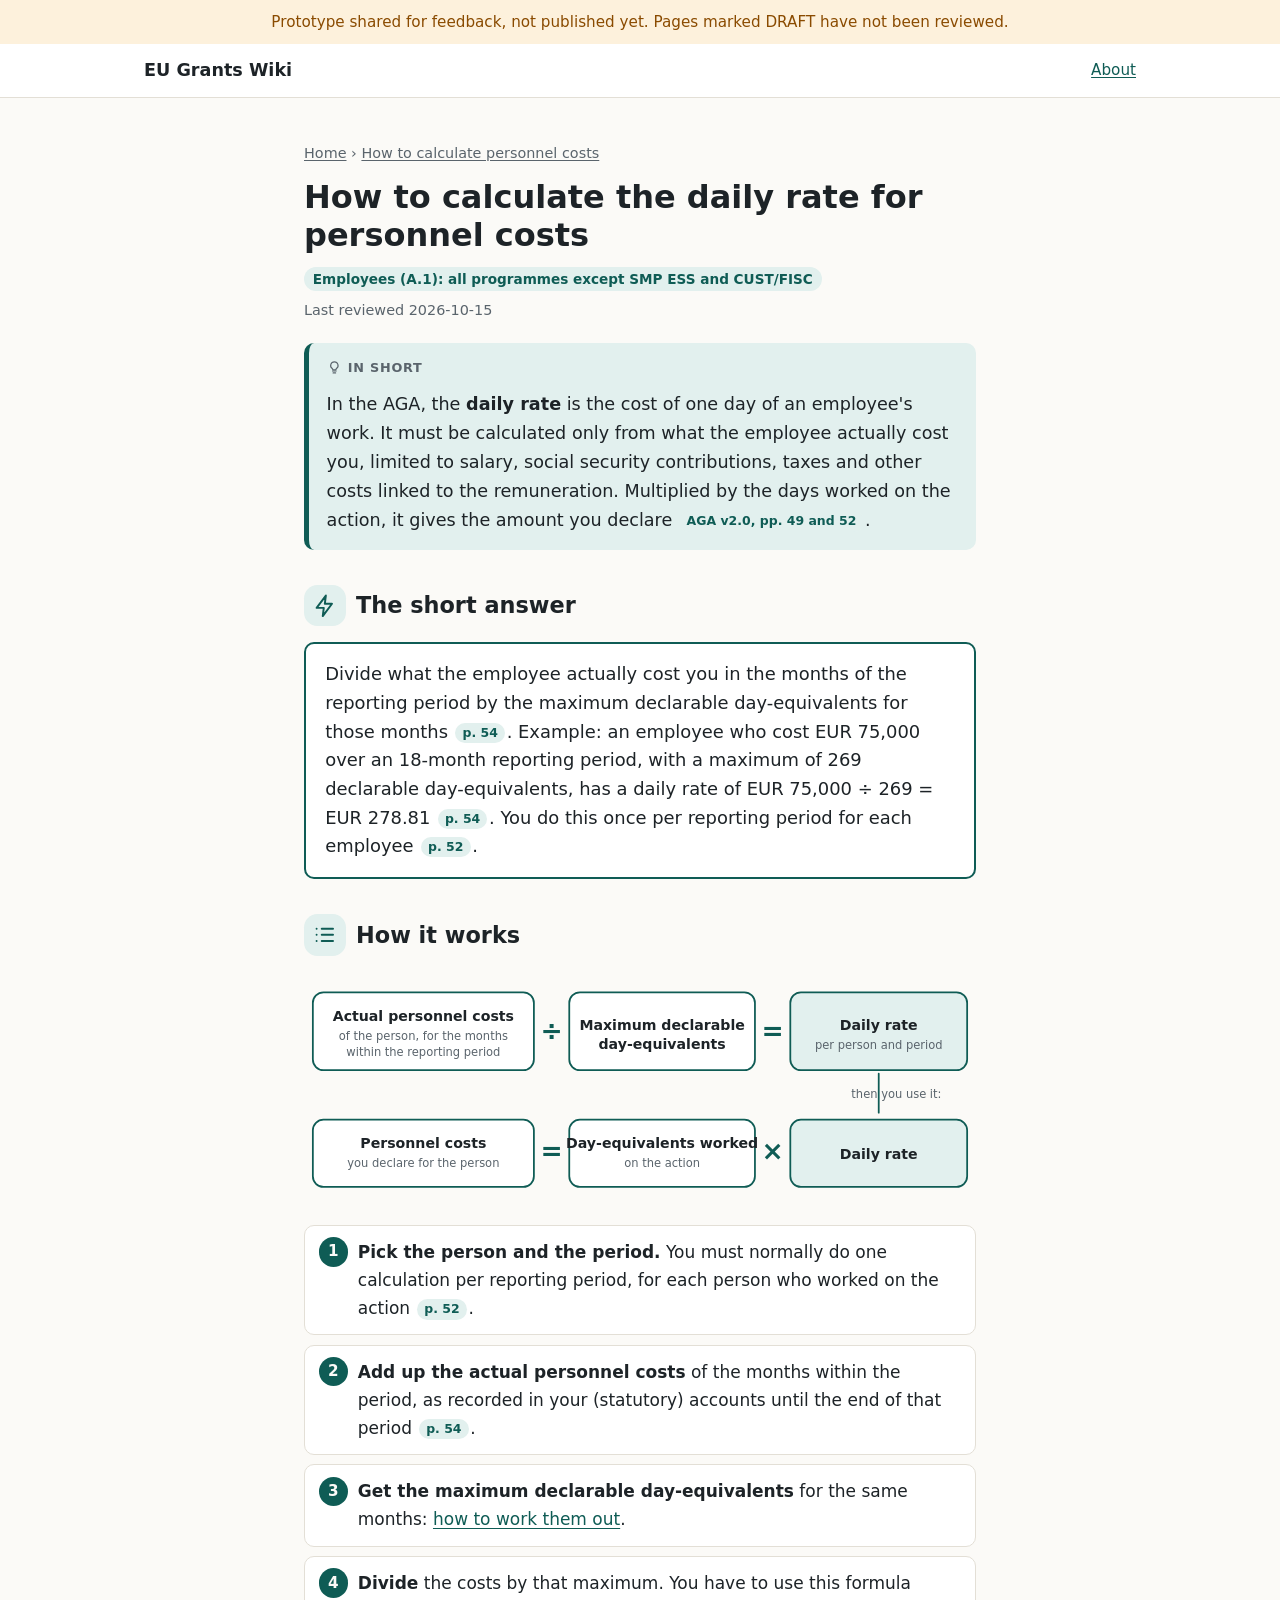
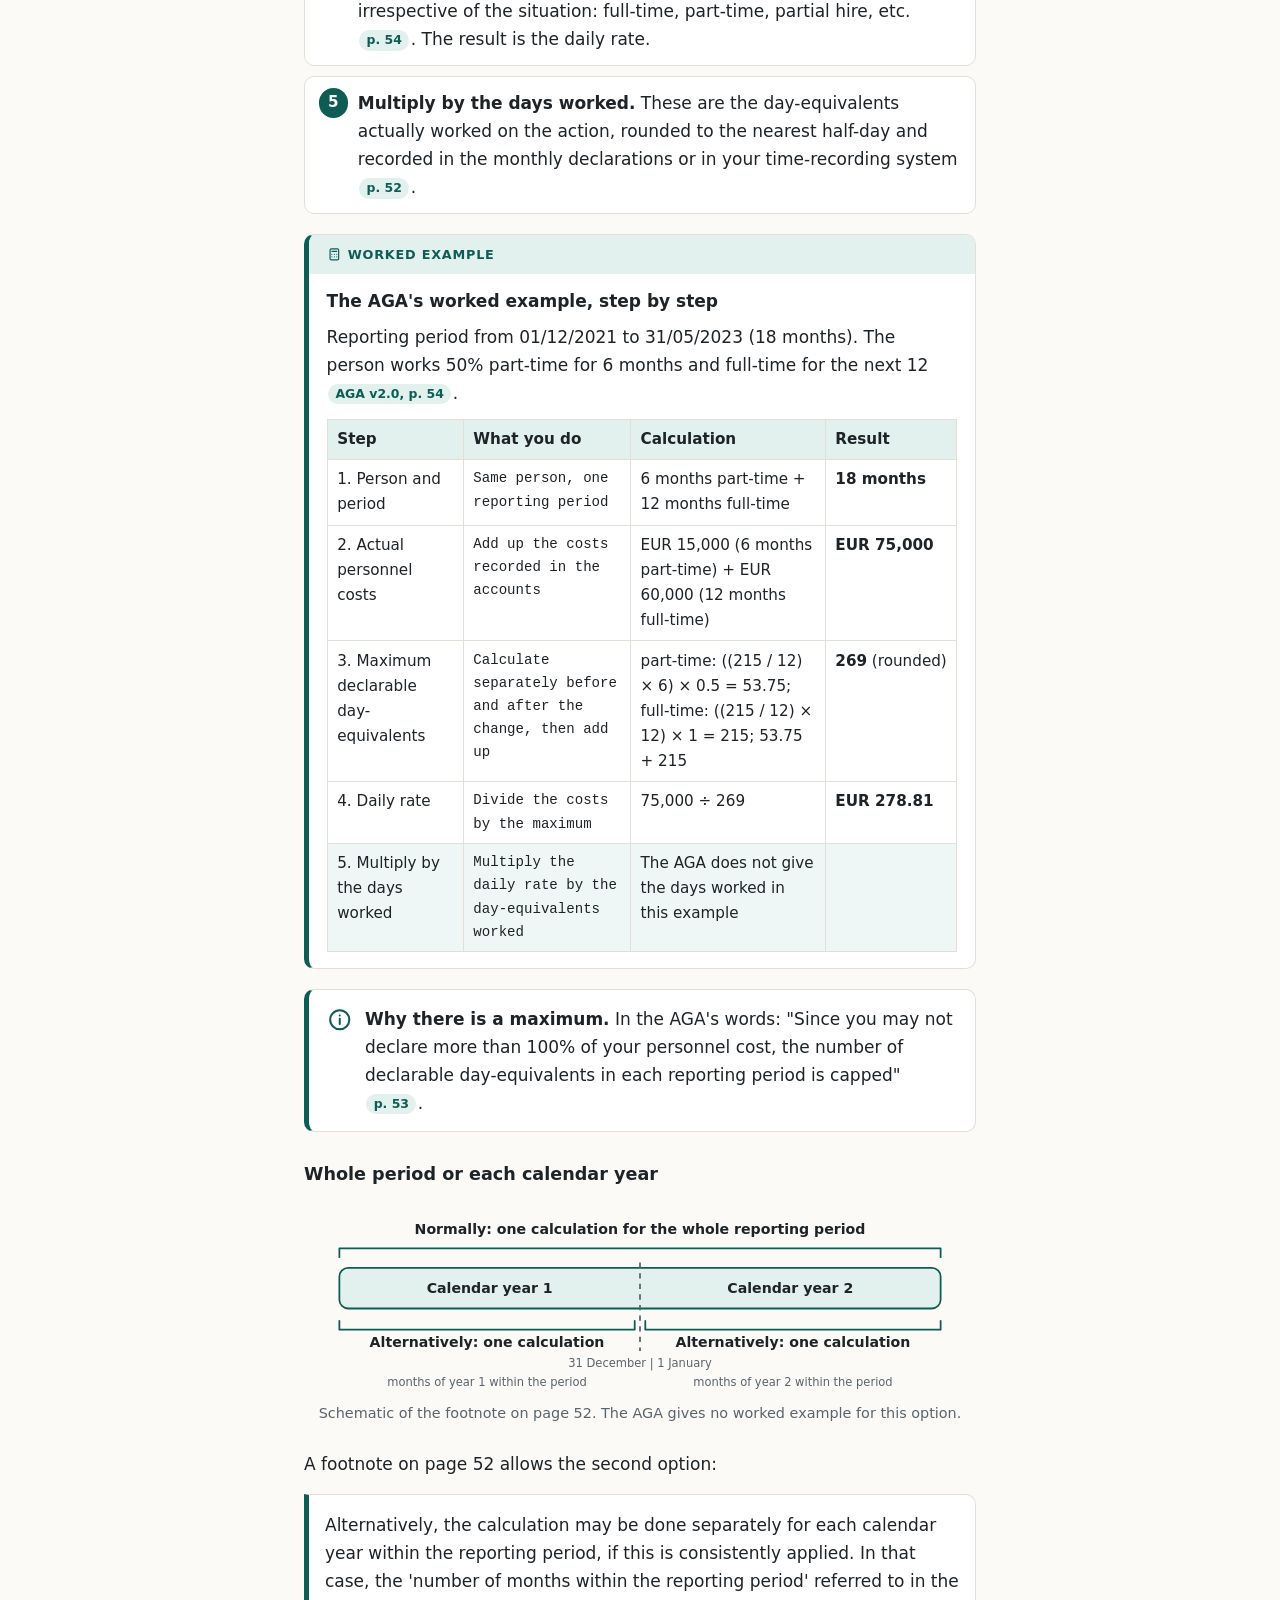
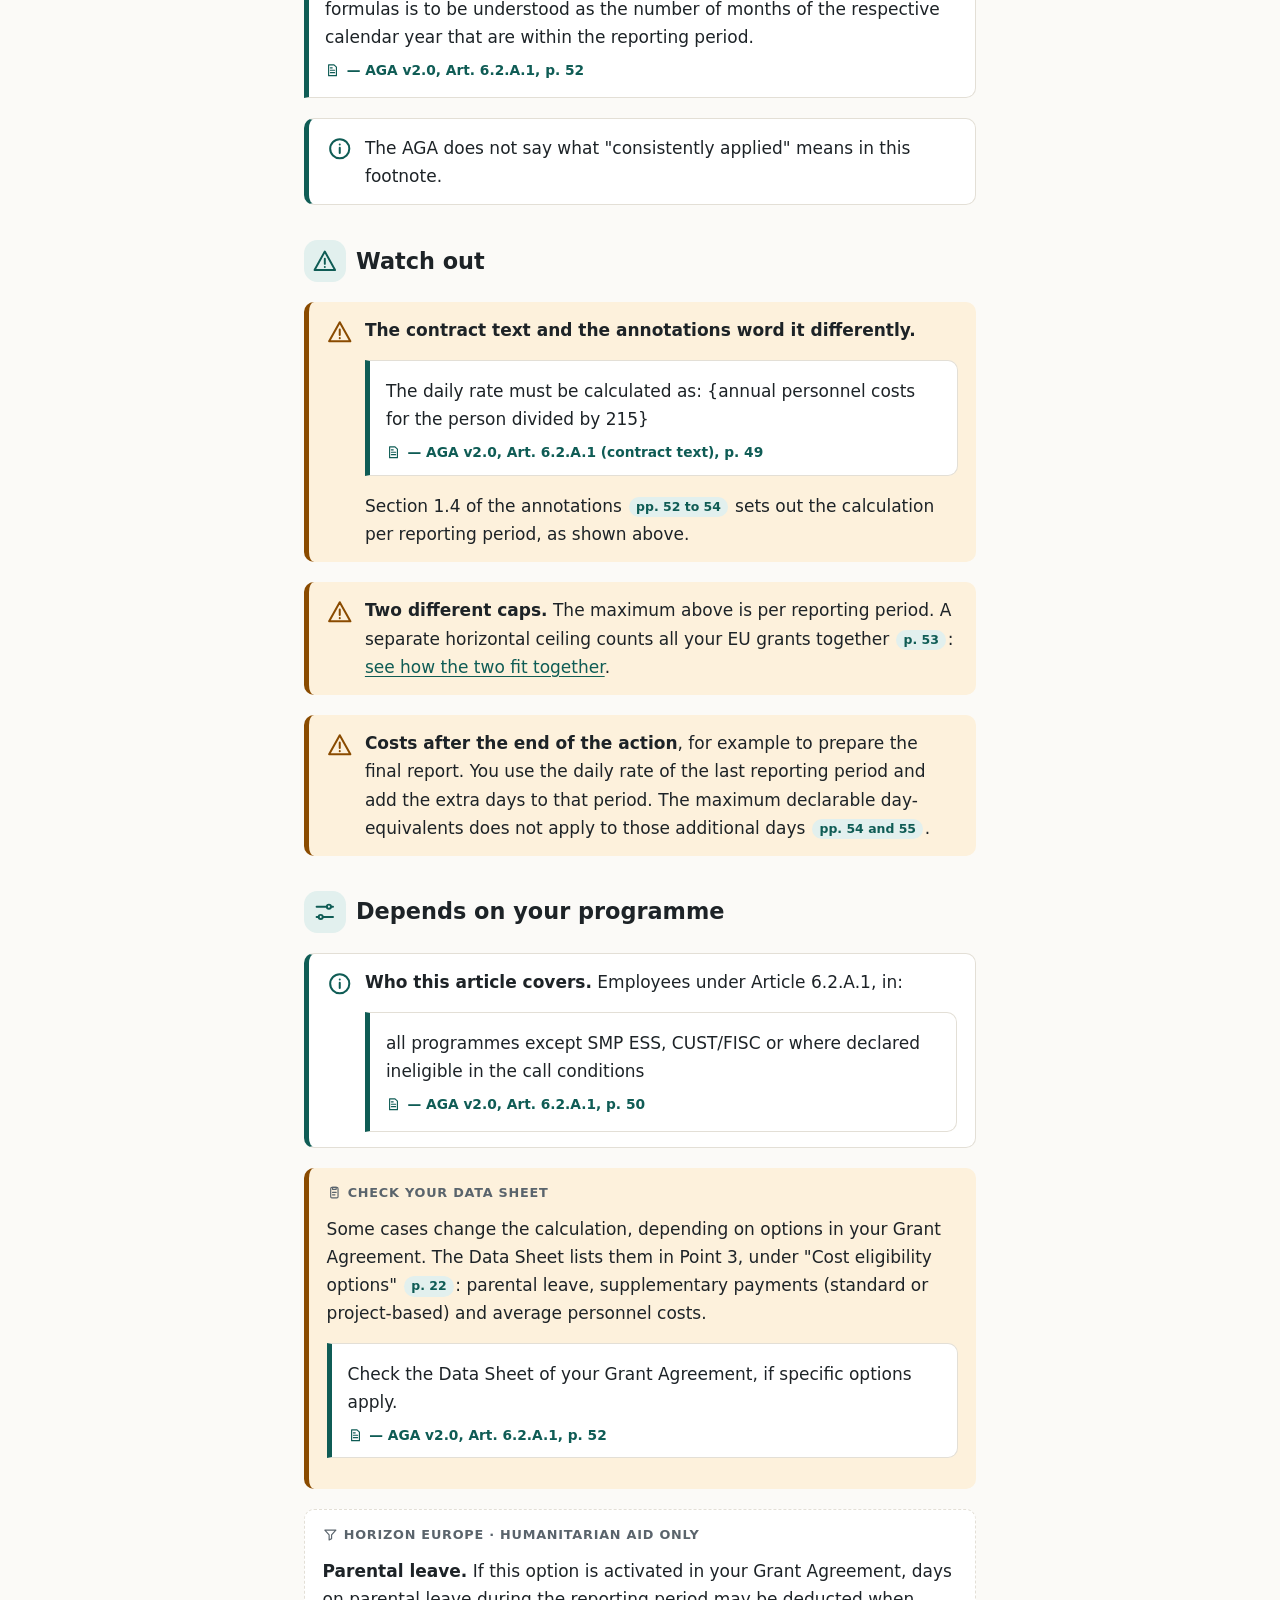
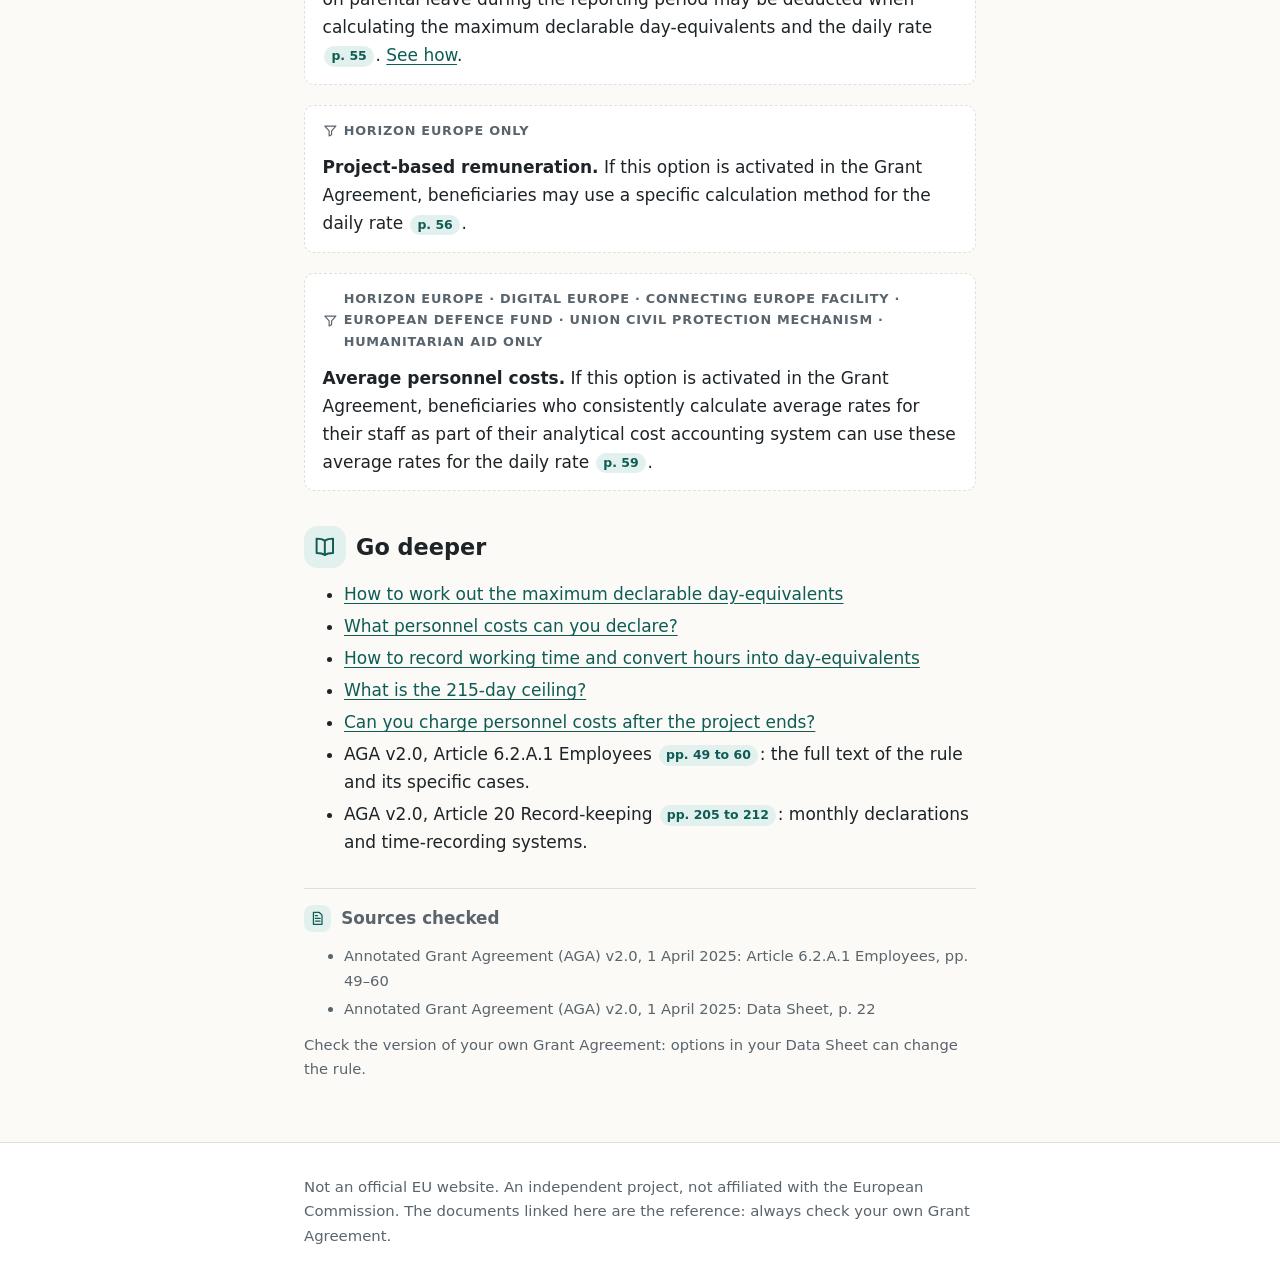
<file: personnel-costs/daily-rate/index.html>
<!doctype html>
<html lang="en">
<head>
<meta charset="utf-8">
<meta name="viewport" content="width=device-width, initial-scale=1">
<title>How to calculate the daily rate for personnel costs | EU Grants Wiki</title>
<meta name="description" content="How to calculate the daily rate for employees&#x27; actual personnel costs in EU grants, step by step, with the AGA&#x27;s own worked example.">
<meta name="robots" content="noindex, nofollow">

<link rel="stylesheet" href="../../assets/style.css">
<script type="application/ld+json">{"@context": "https://schema.org", "@type": "Article", "headline": "How to calculate the daily rate for personnel costs", "description": "How to calculate the daily rate for employees' actual personnel costs in EU grants, step by step, with the AGA's own worked example.", "inLanguage": "en", "dateModified": "2026-10-15"}</script>
</head>
<body>
<a class="skip" href="#main">Skip to content</a>
<div class="banner preview">Prototype shared for feedback, not published yet. Pages marked DRAFT have not been reviewed.</div>
<header class="site"><div class="wrap wide">
  <a class="brand" href="../../index.html">EU Grants Wiki</a>
  <nav class="top" aria-label="Main">
    <a href="../../about/index.html">About</a>
  </nav>
</div></header>
<main id="main"><div class="wrap">
<p class="crumbs"><a href="../../index.html">Home</a> › <a href="../index.html">How to calculate personnel costs</a></p><h1>How to calculate the daily rate for personnel costs</h1><div class="meta-row"><span class="chip">Employees (A.1): all programmes except SMP ESS and CUST/FISC</span><span>Last reviewed 2026-10-15</span></div><aside class="definition"><p class="label"><svg class="ico" viewBox="0 0 24 24" aria-hidden="true" focusable="false"><path d="M9 18h6M10 21h4"/><path d="M12 3a6 6 0 00-3.5 10.9c.6.5 1 1.3 1 2.1h5c0-.8.4-1.6 1-2.1A6 6 0 0012 3z"/></svg>In short</p><p>In the AGA, the <strong>daily rate</strong> is the cost of one day of an employee's work. It must be calculated only from what the employee actually cost you, limited to salary, social security contributions, taxes and other costs linked to the remuneration. Multiplied by the days worked on the action, it gives the amount you declare <span class="pg">AGA v2.0, pp. 49 and 52</span>.</p></aside>
<h2 id="the-short-answer"><svg class="ico h-ico" viewBox="0 0 24 24" aria-hidden="true" focusable="false"><path d="M13 2L4 14h7l-1 8 9-12h-7z"/></svg>The short answer</h2>
<div class="answer"><p>Divide what the employee actually cost you in the months of the reporting period by the maximum declarable day-equivalents for those months <span class="pg">p. 54</span>. Example: an employee who cost EUR 75,000 over an 18-month reporting period, with a maximum of 269 declarable day-equivalents, has a daily rate of EUR 75,000 ÷ 269 = EUR 278.81 <span class="pg">p. 54</span>. You do this once per reporting period for each employee <span class="pg">p. 52</span>.</p></div>
<h2 id="how-it-works"><svg class="ico h-ico" viewBox="0 0 24 24" aria-hidden="true" focusable="false"><path d="M9 6h11M9 12h11M9 18h11"/><path d="M4 6h.01M4 12h.01M4 18h.01"/></svg>How it works</h2>
<figure><svg class="diagram wide has-narrow" role="img" aria-label="Diagram: the daily rate equals the actual personnel costs of the months in the reporting period divided by the maximum declarable day-equivalents; the personnel costs you declare are then the day-equivalents worked multiplied by the daily rate" xmlns="http://www.w3.org/2000/svg" viewBox="0 0 760 250">
  <rect class="box" x="10" y="14" width="250" height="88" rx="12"/>
  <text x="135" y="46">Actual personnel costs</text>
  <text class="sub" x="135" y="68">of the person, for the months</text>
  <text class="sub" x="135" y="86">within the reporting period</text>
  <text class="op" x="280" y="68">÷</text>
  <rect class="box" x="300" y="14" width="210" height="88" rx="12"/>
  <text x="405" y="56">Maximum declarable</text>
  <text x="405" y="78">day-equivalents</text>
  <text class="op" x="530" y="68">=</text>
  <rect class="box hl" x="550" y="14" width="200" height="88" rx="12"/>
  <text x="650" y="56">Daily rate</text>
  <text class="sub" x="650" y="78">per person and period</text>

  <path class="line" d="M650 106 L650 150"/>
  <text class="sub" x="670" y="134">then you use it:</text>

  <rect class="box" x="300" y="158" width="210" height="76" rx="12"/>
  <text x="405" y="190">Day-equivalents worked</text>
  <text class="sub" x="405" y="212">on the action</text>
  <text class="op" x="530" y="204">×</text>
  <rect class="box hl" x="550" y="158" width="200" height="76" rx="12"/>
  <text x="650" y="202">Daily rate</text>
  <rect class="box" x="10" y="158" width="250" height="76" rx="12"/>
  <text x="135" y="190">Personnel costs</text>
  <text class="sub" x="135" y="212">you declare for the person</text>
  <text class="op" x="280" y="204">=</text>
</svg>
<svg class="diagram narrow" role="img" aria-label="Diagram: the daily rate equals the actual personnel costs of the months in the reporting period divided by the maximum declarable day-equivalents; the personnel costs you declare are then the day-equivalents worked multiplied by the daily rate" xmlns="http://www.w3.org/2000/svg" viewBox="0 0 340 630">
  <rect class="box" x="10" y="10" width="320" height="82" rx="12"/>
  <text x="170" y="40">Actual personnel costs</text>
  <text class="sub" x="170" y="62">of the person, for the months</text>
  <text class="sub" x="170" y="80">within the reporting period</text>
  <text class="op" x="170" y="124">÷</text>
  <rect class="box" x="10" y="136" width="320" height="68" rx="12"/>
  <text x="170" y="166">Maximum declarable</text>
  <text x="170" y="188">day-equivalents</text>
  <text class="op" x="170" y="236">=</text>
  <rect class="box hl" x="10" y="248" width="320" height="64" rx="12"/>
  <text x="170" y="278">Daily rate</text>
  <text class="sub" x="170" y="300">per person and period</text>
  <text class="sub" x="170" y="346">then you use it:</text>
  <rect class="box" x="10" y="358" width="320" height="64" rx="12"/>
  <text x="170" y="388">Day-equivalents worked</text>
  <text class="sub" x="170" y="410">on the action</text>
  <text class="op" x="170" y="454">×</text>
  <rect class="box hl" x="10" y="466" width="320" height="46" rx="12"/>
  <text x="170" y="496">Daily rate</text>
  <text class="op" x="170" y="544">=</text>
  <rect class="box" x="10" y="556" width="320" height="64" rx="12"/>
  <text x="170" y="586">Personnel costs</text>
  <text class="sub" x="170" y="608">you declare for the person</text>
</svg>
</figure>
<div class="steps"><ol><li><strong>Pick the person and the period.</strong> You must normally do one calculation per reporting period, for each person who worked on the action <span class="pg">p. 52</span>.</li><li><strong>Add up the actual personnel costs</strong> of the months within the period, as recorded in your (statutory) accounts until the end of that period <span class="pg">p. 54</span>.</li><li><strong>Get the maximum declarable day-equivalents</strong> for the same months: <a href="../max-day-equivalents/index.html">how to work them out</a>.</li><li><strong>Divide</strong> the costs by that maximum. You have to use this formula irrespective of the situation: full-time, part-time, partial hire, etc. <span class="pg">p. 54</span>. The result is the daily rate.</li><li><strong>Multiply by the days worked.</strong> These are the day-equivalents actually worked on the action, rounded to the nearest half-day and recorded in the monthly declarations or in your time-recording system <span class="pg">p. 52</span>.</li></ol></div>
<aside class="example"><p class="label"><svg class="ico" viewBox="0 0 24 24" aria-hidden="true" focusable="false"><rect x="5" y="3" width="14" height="18" rx="2"/><path d="M8 7h8M8 12h.01M12 12h.01M16 12h.01M8 16h.01M12 16h.01M16 16h.01"/></svg>Worked example</p><p class="example-title">The AGA's worked example, step by step</p><p>Reporting period from 01/12/2021 to 31/05/2023 (18 months). The person works 50% part-time for 6 months and full-time for the next 12 <span class="pg">AGA v2.0, p. 54</span>.</p>
<div class="table-wrap"><table class="calc"><thead><tr><th>Step</th><th>What you do</th><th>Calculation</th><th>Result</th></tr></thead><tbody><tr><td>1. Person and period</td><td>Same person, one reporting period</td><td>6 months part-time + 12 months full-time</td><td><strong>18 months</strong></td></tr><tr><td>2. Actual personnel costs</td><td>Add up the costs recorded in the accounts</td><td>EUR 15,000 (6 months part-time) + EUR 60,000 (12 months full-time)</td><td><strong>EUR 75,000</strong></td></tr><tr><td>3. Maximum declarable day-equivalents</td><td>Calculate separately before and after the change, then add up</td><td>part-time: ((215 / 12) × 6) × 0.5 = 53.75; full-time: ((215 / 12) × 12) × 1 = 215; 53.75 + 215</td><td><strong>269</strong> (rounded)</td></tr><tr><td>4. Daily rate</td><td>Divide the costs by the maximum</td><td>75,000 ÷ 269</td><td><strong>EUR 278.81</strong></td></tr><tr><td>5. Multiply by the days worked</td><td>Multiply the daily rate by the day-equivalents worked</td><td>The AGA does not give the days worked in this example</td><td></td></tr></tbody></table></div></aside>
<aside class="note"><svg class="ico lead-ico" viewBox="0 0 24 24" aria-hidden="true" focusable="false"><circle cx="12" cy="12" r="9"/><path d="M12 11v5M12 8h.01"/></svg><div><p><strong>Why there is a maximum.</strong> In the AGA's words: "Since you may not declare more than 100% of your personnel cost, the number of declarable day-equivalents in each reporting period is capped" <span class="pg">p. 53</span>.</p></div></aside>
<h3 id="whole-period-or-each-calendar-year">Whole period or each calendar year</h3>
<figure><svg class="diagram wide has-narrow" role="img" aria-label="Schematic: one calculation for the whole reporting period, or one calculation for each calendar year inside the period" xmlns="http://www.w3.org/2000/svg" viewBox="0 0 760 214">
  <text x="380" y="24">Normally: one calculation for the whole reporting period</text>
  <path class="line" d="M40 50 v-10 h680 v10"/>
  <rect class="box hl" x="40" y="62" width="680" height="46" rx="10"/>
  <line class="dash" x1="380" y1="56" x2="380" y2="156"/>
  <text x="210" y="91">Calendar year 1</text>
  <text x="550" y="91">Calendar year 2</text>
  <text class="sub" x="380" y="174">31 December | 1 January</text>
  <path class="line" d="M40 122 v10 h334 v-10"/>
  <path class="line" d="M386 122 v10 h334 v-10"/>
  <text x="207" y="152">Alternatively: one calculation</text>
  <text x="553" y="152">Alternatively: one calculation</text>
  <text class="sub" x="207" y="196">months of year 1 within the period</text>
  <text class="sub" x="553" y="196">months of year 2 within the period</text>
</svg>
<svg class="diagram narrow" role="img" aria-label="Schematic: one calculation for the whole reporting period, or one calculation for each calendar year inside the period" xmlns="http://www.w3.org/2000/svg" viewBox="0 0 340 290">
  <text x="170" y="26">Normally: one calculation</text>
  <text x="170" y="48">for the whole reporting period</text>
  <rect class="box hl" x="10" y="62" width="320" height="50" rx="10"/>
  <line class="dash" x1="170" y1="58" x2="170" y2="190"/>
  <text x="90" y="93">Year 1</text>
  <text x="250" y="93">Year 2</text>
  <text x="170" y="150">Alternatively: one calculation</text>
  <text x="170" y="172">per calendar year</text>
  <rect class="box" x="10" y="196" width="150" height="80" rx="10"/>
  <rect class="box" x="180" y="196" width="150" height="80" rx="10"/>
  <text class="sub" x="85" y="226">months of year 1</text>
  <text class="sub" x="85" y="246">within the period</text>
  <text class="sub" x="255" y="226">months of year 2</text>
  <text class="sub" x="255" y="246">within the period</text>
</svg>
<figcaption>Schematic of the footnote on page 52. The AGA gives no worked example for this option.</figcaption></figure>
<p>A footnote on page 52 allows the second option:</p>
<blockquote><p>Alternatively, the calculation may be done separately for each calendar year within the reporting period, if this is consistently applied. In that case, the 'number of months within the reporting period' referred to in the formulas is to be understood as the number of months of the respective calendar year that are within the reporting period.</p><p class="cite"><svg class="ico" viewBox="0 0 24 24" aria-hidden="true" focusable="false"><path d="M6 3h9l4 4v14H6z"/><path d="M9 12h7M9 16h7M9 8h3"/></svg>— AGA v2.0, Art. 6.2.A.1, p. 52</p></blockquote>
<aside class="note"><svg class="ico lead-ico" viewBox="0 0 24 24" aria-hidden="true" focusable="false"><circle cx="12" cy="12" r="9"/><path d="M12 11v5M12 8h.01"/></svg><div><p>The AGA does not say what "consistently applied" means in this footnote.</p></div></aside>
<h2 id="watch-out"><svg class="ico h-ico" viewBox="0 0 24 24" aria-hidden="true" focusable="false"><path d="M12 3l10 18H2z"/><path d="M12 10v5M12 18h.01"/></svg>Watch out</h2>
<aside class="callout"><svg class="ico lead-ico" viewBox="0 0 24 24" aria-hidden="true" focusable="false"><path d="M12 3l10 18H2z"/><path d="M12 10v5M12 18h.01"/></svg><div><p><strong>The contract text and the annotations word it differently.</strong></p>
<blockquote><p>The daily rate must be calculated as: {annual personnel costs for the person divided by 215}</p><p class="cite"><svg class="ico" viewBox="0 0 24 24" aria-hidden="true" focusable="false"><path d="M6 3h9l4 4v14H6z"/><path d="M9 12h7M9 16h7M9 8h3"/></svg>— AGA v2.0, Art. 6.2.A.1 (contract text), p. 49</p></blockquote>
<p>Section 1.4 of the annotations <span class="pg">pp. 52 to 54</span> sets out the calculation per reporting period, as shown above.</p></div></aside>
<aside class="callout"><svg class="ico lead-ico" viewBox="0 0 24 24" aria-hidden="true" focusable="false"><path d="M12 3l10 18H2z"/><path d="M12 10v5M12 18h.01"/></svg><div><p><strong>Two different caps.</strong> The maximum above is per reporting period. A separate horizontal ceiling counts all your EU grants together <span class="pg">p. 53</span>: <a href="../max-day-equivalents/index.html">see how the two fit together</a>.</p></div></aside>
<aside class="callout"><svg class="ico lead-ico" viewBox="0 0 24 24" aria-hidden="true" focusable="false"><path d="M12 3l10 18H2z"/><path d="M12 10v5M12 18h.01"/></svg><div><p><strong>Costs after the end of the action</strong>, for example to prepare the final report. You use the daily rate of the last reporting period and add the extra days to that period. The maximum declarable day-equivalents does not apply to those additional days <span class="pg">pp. 54 and 55</span>.</p></div></aside>
<h2 id="depends-on-your-programme"><svg class="ico h-ico" viewBox="0 0 24 24" aria-hidden="true" focusable="false"><path d="M4 7h10M18 7h2M4 17h2M10 17h10"/><circle cx="16" cy="7" r="2"/><circle cx="8" cy="17" r="2"/></svg>Depends on your programme</h2>
<aside class="note"><svg class="ico lead-ico" viewBox="0 0 24 24" aria-hidden="true" focusable="false"><circle cx="12" cy="12" r="9"/><path d="M12 11v5M12 8h.01"/></svg><div><p><strong>Who this article covers.</strong> Employees under Article 6.2.A.1, in:</p>
<blockquote><p>all programmes except SMP ESS, CUST/FISC or where declared ineligible in the call conditions</p><p class="cite"><svg class="ico" viewBox="0 0 24 24" aria-hidden="true" focusable="false"><path d="M6 3h9l4 4v14H6z"/><path d="M9 12h7M9 16h7M9 8h3"/></svg>— AGA v2.0, Art. 6.2.A.1, p. 50</p></blockquote></div></aside>
<aside class="datasheet"><p class="label"><svg class="ico" viewBox="0 0 24 24" aria-hidden="true" focusable="false"><rect x="6" y="4" width="12" height="17" rx="2"/><path d="M9 4h6v3H9zM9 12h6M9 16h4"/></svg>Check your Data Sheet</p><p>Some cases change the calculation, depending on options in your Grant Agreement. The Data Sheet lists them in Point 3, under "Cost eligibility options" <span class="pg">p. 22</span>: parental leave, supplementary payments (standard or project-based) and average personnel costs.</p>
<blockquote><p>Check the Data Sheet of your Grant Agreement, if specific options apply.</p><p class="cite"><svg class="ico" viewBox="0 0 24 24" aria-hidden="true" focusable="false"><path d="M6 3h9l4 4v14H6z"/><path d="M9 12h7M9 16h7M9 8h3"/></svg>— AGA v2.0, Art. 6.2.A.1, p. 52</p></blockquote></aside>
<div class="only" data-programmes="HE HUMA"><p class="only-label"><svg class="ico" viewBox="0 0 24 24" aria-hidden="true" focusable="false"><path d="M3 5h18l-7 8v6l-4 2v-8z"/></svg>Horizon Europe · Humanitarian Aid only</p><p><strong>Parental leave.</strong> If this option is activated in your Grant Agreement, days on parental leave during the reporting period may be deducted when calculating the maximum declarable day-equivalents and the daily rate <span class="pg">p. 55</span>. <a href="../max-day-equivalents/index.html">See how</a>.</p></div>
<div class="only" data-programmes="HE"><p class="only-label"><svg class="ico" viewBox="0 0 24 24" aria-hidden="true" focusable="false"><path d="M3 5h18l-7 8v6l-4 2v-8z"/></svg>Horizon Europe only</p><p><strong>Project-based remuneration.</strong> If this option is activated in the Grant Agreement, beneficiaries may use a specific calculation method for the daily rate <span class="pg">p. 56</span>.</p></div>
<div class="only" data-programmes="HE DEP CEF EDF UCPM HUMA"><p class="only-label"><svg class="ico" viewBox="0 0 24 24" aria-hidden="true" focusable="false"><path d="M3 5h18l-7 8v6l-4 2v-8z"/></svg>Horizon Europe · Digital Europe · Connecting Europe Facility · European Defence Fund · Union Civil Protection Mechanism · Humanitarian Aid only</p><p><strong>Average personnel costs.</strong> If this option is activated in the Grant Agreement, beneficiaries who consistently calculate average rates for their staff as part of their analytical cost accounting system can use these average rates for the daily rate <span class="pg">p. 59</span>.</p></div>
<h2 id="go-deeper"><svg class="ico h-ico" viewBox="0 0 24 24" aria-hidden="true" focusable="false"><path d="M12 6c-2-1.5-5-2-8-2v14c3 0 6 .5 8 2 2-1.5 5-2 8-2V4c-3 0-6 .5-8 2z"/><path d="M12 6v14"/></svg>Go deeper</h2>
<ul><li><a href="../max-day-equivalents/index.html">How to work out the maximum declarable day-equivalents</a></li><li><a href="../what-you-can-declare/index.html">What personnel costs can you declare?</a></li><li><a href="../time-records/index.html">How to record working time and convert hours into day-equivalents</a></li><li><a href="../215-days-ceiling/index.html">What is the 215-day ceiling?</a></li><li><a href="../costs-after-the-project/index.html">Can you charge personnel costs after the project ends?</a></li><li>AGA v2.0, Article 6.2.A.1 Employees <span class="pg">pp. 49 to 60</span>: the full text of the rule and its specific cases.</li><li>AGA v2.0, Article 20 Record-keeping <span class="pg">pp. 205 to 212</span>: monthly declarations and time-recording systems.</li></ul><section class="sources"><h2><svg class="ico h-ico" viewBox="0 0 24 24" aria-hidden="true" focusable="false"><path d="M6 3h9l4 4v14H6z"/><path d="M9 12h7M9 16h7M9 8h3"/></svg>Sources checked</h2><ul><li>Annotated Grant Agreement (AGA) v2.0, 1 April 2025: Article 6.2.A.1 Employees, pp. 49–60</li><li>Annotated Grant Agreement (AGA) v2.0, 1 April 2025: Data Sheet, p. 22</li></ul><p>Check the version of your own Grant Agreement: options in your Data Sheet can change the rule.</p></section>
</div></main>
<footer class="site"><div class="wrap">
  
  <p>Not an official EU website. An independent project, not affiliated with the European Commission. The documents linked here are the reference: always check your own Grant Agreement.</p>
</div></footer>
</body>
</html>
</file>
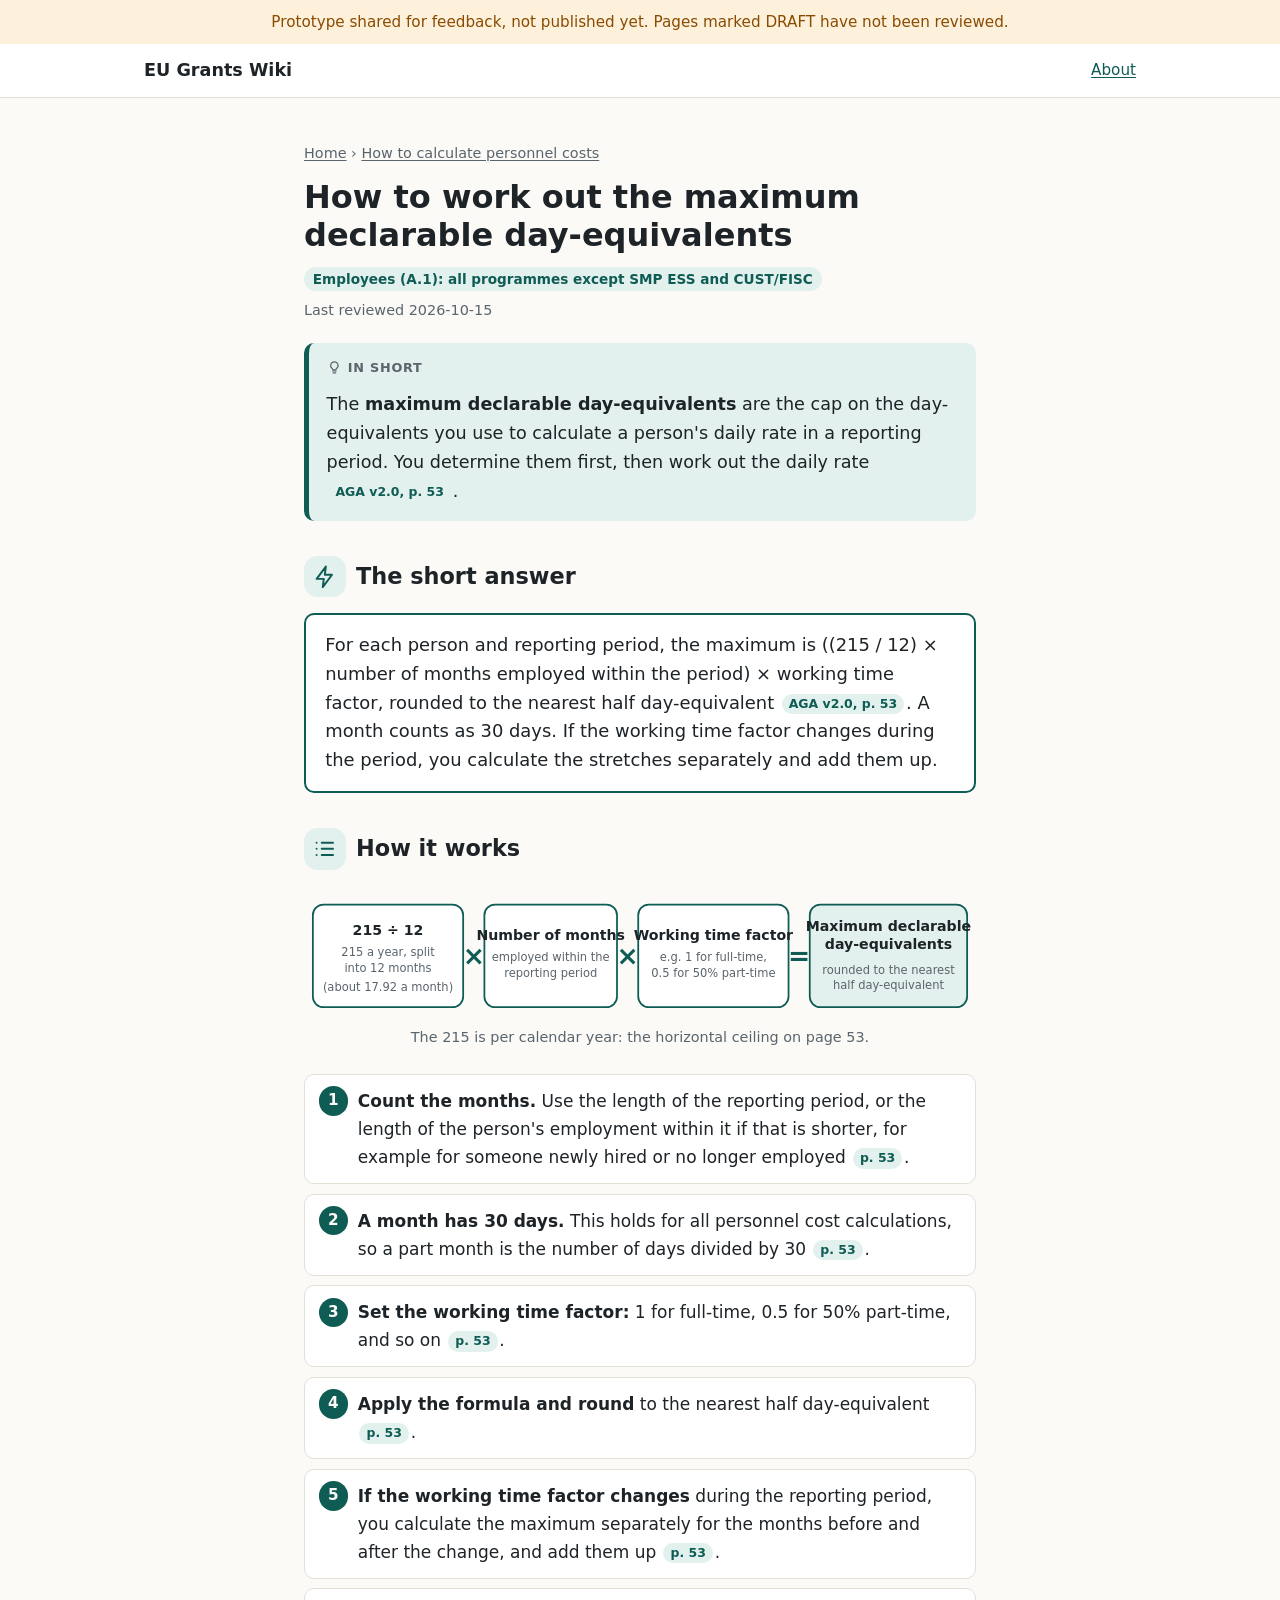
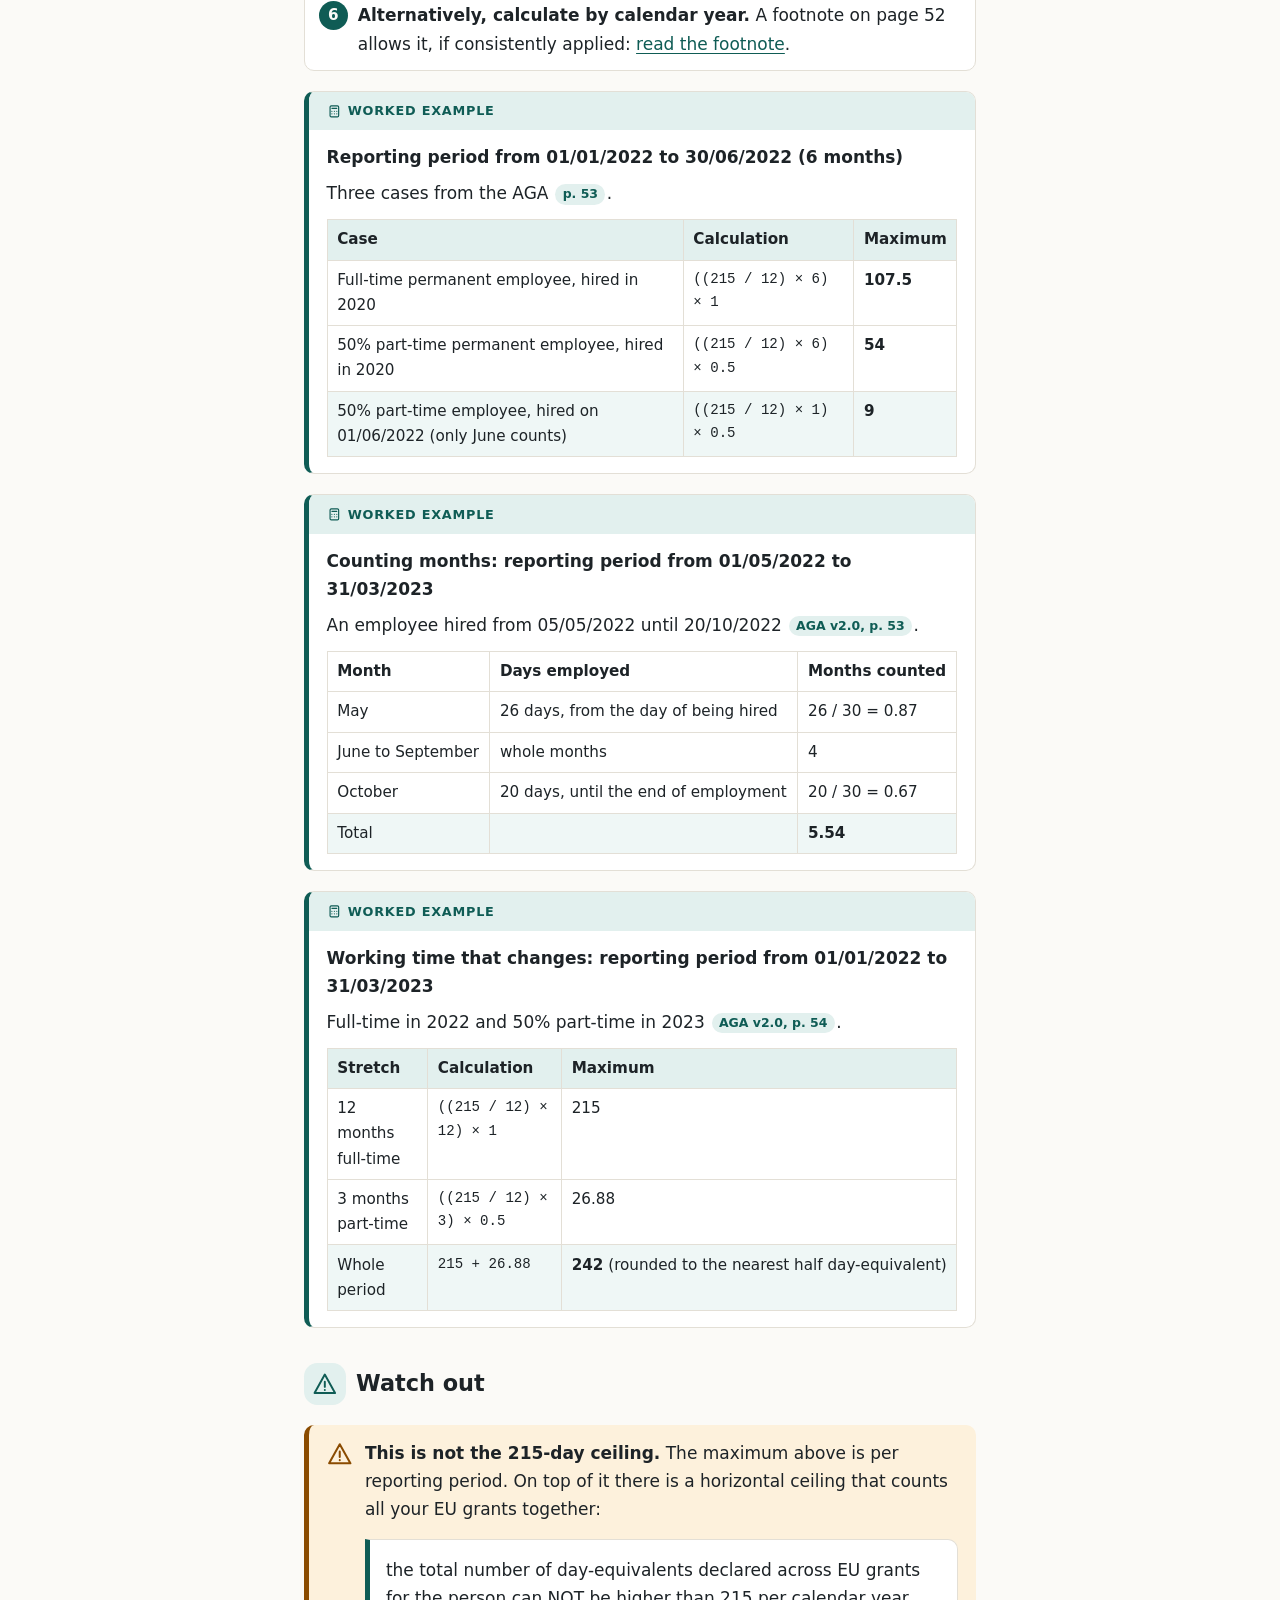
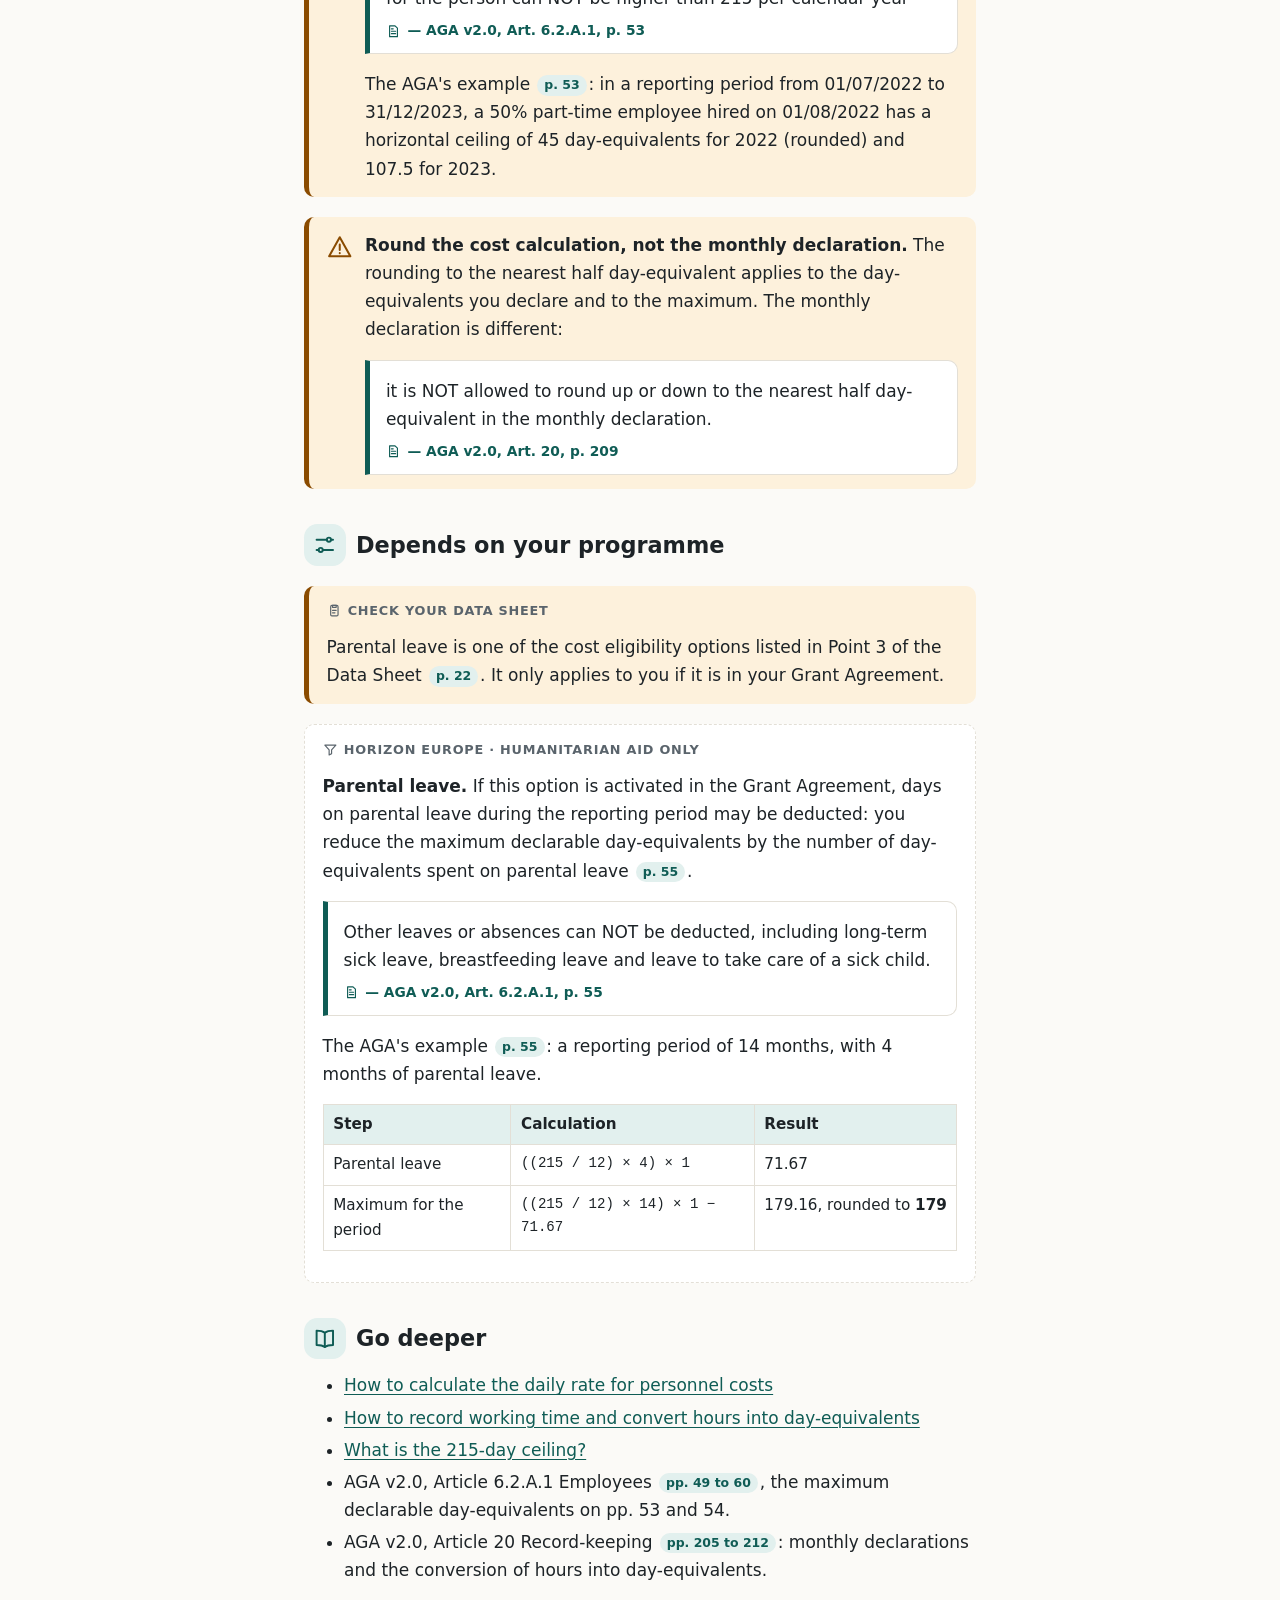
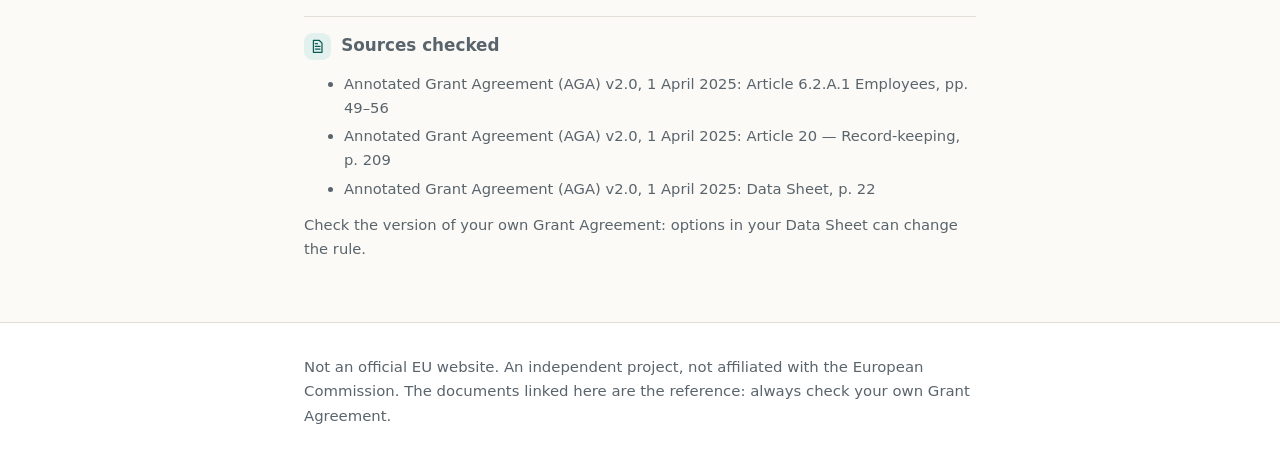
<file: personnel-costs/max-day-equivalents/index.html>
<!doctype html>
<html lang="en">
<head>
<meta charset="utf-8">
<meta name="viewport" content="width=device-width, initial-scale=1">
<title>How to work out the maximum declarable day-equivalents | EU Grants Wiki</title>
<meta name="description" content="How to work out the maximum declarable day-equivalents for a person in a reporting period: months, working time factor and rounding.">
<meta name="robots" content="noindex, nofollow">

<link rel="stylesheet" href="../../assets/style.css">
<script type="application/ld+json">{"@context": "https://schema.org", "@type": "Article", "headline": "How to work out the maximum declarable day-equivalents", "description": "How to work out the maximum declarable day-equivalents for a person in a reporting period: months, working time factor and rounding.", "inLanguage": "en", "dateModified": "2026-10-15"}</script>
</head>
<body>
<a class="skip" href="#main">Skip to content</a>
<div class="banner preview">Prototype shared for feedback, not published yet. Pages marked DRAFT have not been reviewed.</div>
<header class="site"><div class="wrap wide">
  <a class="brand" href="../../index.html">EU Grants Wiki</a>
  <nav class="top" aria-label="Main">
    <a href="../../about/index.html">About</a>
  </nav>
</div></header>
<main id="main"><div class="wrap">
<p class="crumbs"><a href="../../index.html">Home</a> › <a href="../index.html">How to calculate personnel costs</a></p><h1>How to work out the maximum declarable day-equivalents</h1><div class="meta-row"><span class="chip">Employees (A.1): all programmes except SMP ESS and CUST/FISC</span><span>Last reviewed 2026-10-15</span></div><aside class="definition"><p class="label"><svg class="ico" viewBox="0 0 24 24" aria-hidden="true" focusable="false"><path d="M9 18h6M10 21h4"/><path d="M12 3a6 6 0 00-3.5 10.9c.6.5 1 1.3 1 2.1h5c0-.8.4-1.6 1-2.1A6 6 0 0012 3z"/></svg>In short</p><p>The <strong>maximum declarable day-equivalents</strong> are the cap on the day-equivalents you use to calculate a person's daily rate in a reporting period. You determine them first, then work out the daily rate <span class="pg">AGA v2.0, p. 53</span>.</p></aside>
<h2 id="the-short-answer"><svg class="ico h-ico" viewBox="0 0 24 24" aria-hidden="true" focusable="false"><path d="M13 2L4 14h7l-1 8 9-12h-7z"/></svg>The short answer</h2>
<div class="answer"><p>For each person and reporting period, the maximum is ((215 / 12) × number of months employed within the period) × working time factor, rounded to the nearest half day-equivalent <span class="pg">AGA v2.0, p. 53</span>. A month counts as 30 days. If the working time factor changes during the period, you calculate the stretches separately and add them up.</p></div>
<h2 id="how-it-works"><svg class="ico h-ico" viewBox="0 0 24 24" aria-hidden="true" focusable="false"><path d="M9 6h11M9 12h11M9 18h11"/><path d="M4 6h.01M4 12h.01M4 18h.01"/></svg>How it works</h2>
<figure><svg class="diagram wide has-narrow" role="img" aria-label="Diagram: the maximum declarable day-equivalents equal 215 divided by 12 (the 215 day-equivalents of a year split into 12 months, about 17.92 a month), multiplied by the number of months employed within the reporting period, multiplied by the working time factor, rounded to the nearest half day-equivalent" xmlns="http://www.w3.org/2000/svg" viewBox="0 0 760 150">
  <rect class="box" x="10" y="12" width="170" height="116" rx="12"/>
  <text x="95" y="46">215 ÷ 12</text>
  <text class="sub" x="95" y="70">215 a year, split</text>
  <text class="sub" x="95" y="88">into 12 months</text>
  <text class="sub" x="95" y="110">(about 17.92 a month)</text>
  <text class="op" x="192" y="80">×</text>
  <rect class="box" x="204" y="12" width="150" height="116" rx="12"/>
  <text x="279" y="52">Number of months</text>
  <text class="sub" x="279" y="76">employed within the</text>
  <text class="sub" x="279" y="94">reporting period</text>
  <text class="op" x="366" y="80">×</text>
  <rect class="box" x="378" y="12" width="170" height="116" rx="12"/>
  <text x="463" y="52">Working time factor</text>
  <text class="sub" x="463" y="76">e.g. 1 for full-time,</text>
  <text class="sub" x="463" y="94">0.5 for 50% part-time</text>
  <text class="op" x="560" y="80">=</text>
  <rect class="box hl" x="572" y="12" width="178" height="116" rx="12"/>
  <text x="661" y="42">Maximum declarable</text>
  <text x="661" y="62">day-equivalents</text>
  <text class="sub" x="661" y="90">rounded to the nearest</text>
  <text class="sub" x="661" y="108">half day-equivalent</text>
</svg>
<svg class="diagram narrow" role="img" aria-label="Diagram: the maximum declarable day-equivalents equal 215 divided by 12 (the 215 day-equivalents of a year split into 12 months, about 17.92 a month), multiplied by the number of months employed within the reporting period, multiplied by the working time factor, rounded to the nearest half day-equivalent" xmlns="http://www.w3.org/2000/svg" viewBox="0 0 340 484">
  <rect class="box" x="10" y="10" width="320" height="82" rx="12"/>
  <text x="170" y="40">215 ÷ 12</text>
  <text class="sub" x="170" y="62">215 a year, split into 12 months</text>
  <text class="sub" x="170" y="80">(about 17.92 a month)</text>
  <text class="op" x="170" y="124">×</text>
  <rect class="box" x="10" y="136" width="320" height="64" rx="12"/>
  <text x="170" y="166">Number of months</text>
  <text class="sub" x="170" y="188">employed within the reporting period</text>
  <text class="op" x="170" y="232">×</text>
  <rect class="box" x="10" y="244" width="320" height="82" rx="12"/>
  <text x="170" y="274">Working time factor</text>
  <text class="sub" x="170" y="296">e.g. 1 for full-time,</text>
  <text class="sub" x="170" y="314">0.5 for 50% part-time</text>
  <text class="op" x="170" y="358">=</text>
  <rect class="box hl" x="10" y="370" width="320" height="104" rx="12"/>
  <text x="170" y="400">Maximum declarable</text>
  <text x="170" y="422">day-equivalents</text>
  <text class="sub" x="170" y="444">rounded to the nearest</text>
  <text class="sub" x="170" y="462">half day-equivalent</text>
</svg>
<figcaption>The 215 is per calendar year: the horizontal ceiling on page 53.</figcaption></figure>
<div class="steps"><ol><li><strong>Count the months.</strong> Use the length of the reporting period, or the length of the person's employment within it if that is shorter, for example for someone newly hired or no longer employed <span class="pg">p. 53</span>.</li><li><strong>A month has 30 days.</strong> This holds for all personnel cost calculations, so a part month is the number of days divided by 30 <span class="pg">p. 53</span>.</li><li><strong>Set the working time factor:</strong> 1 for full-time, 0.5 for 50% part-time, and so on <span class="pg">p. 53</span>.</li><li><strong>Apply the formula and round</strong> to the nearest half day-equivalent <span class="pg">p. 53</span>.</li><li><strong>If the working time factor changes</strong> during the reporting period, you calculate the maximum separately for the months before and after the change, and add them up <span class="pg">p. 53</span>.</li><li><strong>Alternatively, calculate by calendar year.</strong> A footnote on page 52 allows it, if consistently applied: <a href="../daily-rate/index.html">read the footnote</a>.</li></ol></div>
<aside class="example"><p class="label"><svg class="ico" viewBox="0 0 24 24" aria-hidden="true" focusable="false"><rect x="5" y="3" width="14" height="18" rx="2"/><path d="M8 7h8M8 12h.01M12 12h.01M16 12h.01M8 16h.01M12 16h.01M16 16h.01"/></svg>Worked example</p><p class="example-title">Reporting period from 01/01/2022 to 30/06/2022 (6 months)</p><p>Three cases from the AGA <span class="pg">p. 53</span>.</p>
<div class="table-wrap"><table class="calc"><thead><tr><th>Case</th><th>Calculation</th><th>Maximum</th></tr></thead><tbody><tr><td>Full-time permanent employee, hired in 2020</td><td>((215 / 12) × 6) × 1</td><td><strong>107.5</strong></td></tr><tr><td>50% part-time permanent employee, hired in 2020</td><td>((215 / 12) × 6) × 0.5</td><td><strong>54</strong></td></tr><tr><td>50% part-time employee, hired on 01/06/2022 (only June counts)</td><td>((215 / 12) × 1) × 0.5</td><td><strong>9</strong></td></tr></tbody></table></div></aside>
<aside class="example"><p class="label"><svg class="ico" viewBox="0 0 24 24" aria-hidden="true" focusable="false"><rect x="5" y="3" width="14" height="18" rx="2"/><path d="M8 7h8M8 12h.01M12 12h.01M16 12h.01M8 16h.01M12 16h.01M16 16h.01"/></svg>Worked example</p><p class="example-title">Counting months: reporting period from 01/05/2022 to 31/03/2023</p><p>An employee hired from 05/05/2022 until 20/10/2022 <span class="pg">AGA v2.0, p. 53</span>.</p>
<div class="table-wrap"><table><thead><tr><th>Month</th><th>Days employed</th><th>Months counted</th></tr></thead><tbody><tr><td>May</td><td>26 days, from the day of being hired</td><td>26 / 30 = 0.87</td></tr><tr><td>June to September</td><td>whole months</td><td>4</td></tr><tr><td>October</td><td>20 days, until the end of employment</td><td>20 / 30 = 0.67</td></tr><tr><td>Total</td><td></td><td><strong>5.54</strong></td></tr></tbody></table></div></aside>
<aside class="example"><p class="label"><svg class="ico" viewBox="0 0 24 24" aria-hidden="true" focusable="false"><rect x="5" y="3" width="14" height="18" rx="2"/><path d="M8 7h8M8 12h.01M12 12h.01M16 12h.01M8 16h.01M12 16h.01M16 16h.01"/></svg>Worked example</p><p class="example-title">Working time that changes: reporting period from 01/01/2022 to 31/03/2023</p><p>Full-time in 2022 and 50% part-time in 2023 <span class="pg">AGA v2.0, p. 54</span>.</p>
<div class="table-wrap"><table class="calc"><thead><tr><th>Stretch</th><th>Calculation</th><th>Maximum</th></tr></thead><tbody><tr><td>12 months full-time</td><td>((215 / 12) × 12) × 1</td><td>215</td></tr><tr><td>3 months part-time</td><td>((215 / 12) × 3) × 0.5</td><td>26.88</td></tr><tr><td>Whole period</td><td>215 + 26.88</td><td><strong>242</strong> (rounded to the nearest half day-equivalent)</td></tr></tbody></table></div></aside>
<h2 id="watch-out"><svg class="ico h-ico" viewBox="0 0 24 24" aria-hidden="true" focusable="false"><path d="M12 3l10 18H2z"/><path d="M12 10v5M12 18h.01"/></svg>Watch out</h2>
<aside class="callout"><svg class="ico lead-ico" viewBox="0 0 24 24" aria-hidden="true" focusable="false"><path d="M12 3l10 18H2z"/><path d="M12 10v5M12 18h.01"/></svg><div><p><strong>This is not the 215-day ceiling.</strong> The maximum above is per reporting period. On top of it there is a horizontal ceiling that counts all your EU grants together:</p>
<blockquote><p>the total number of day-equivalents declared across EU grants for the person can NOT be higher than 215 per calendar year</p><p class="cite"><svg class="ico" viewBox="0 0 24 24" aria-hidden="true" focusable="false"><path d="M6 3h9l4 4v14H6z"/><path d="M9 12h7M9 16h7M9 8h3"/></svg>— AGA v2.0, Art. 6.2.A.1, p. 53</p></blockquote>
<p>The AGA's example <span class="pg">p. 53</span>: in a reporting period from 01/07/2022 to 31/12/2023, a 50% part-time employee hired on 01/08/2022 has a horizontal ceiling of 45 day-equivalents for 2022 (rounded) and 107.5 for 2023.</p></div></aside>
<aside class="callout"><svg class="ico lead-ico" viewBox="0 0 24 24" aria-hidden="true" focusable="false"><path d="M12 3l10 18H2z"/><path d="M12 10v5M12 18h.01"/></svg><div><p><strong>Round the cost calculation, not the monthly declaration.</strong> The rounding to the nearest half day-equivalent applies to the day-equivalents you declare and to the maximum. The monthly declaration is different:</p>
<blockquote><p>it is NOT allowed to round up or down to the nearest half day-equivalent in the monthly declaration.</p><p class="cite"><svg class="ico" viewBox="0 0 24 24" aria-hidden="true" focusable="false"><path d="M6 3h9l4 4v14H6z"/><path d="M9 12h7M9 16h7M9 8h3"/></svg>— AGA v2.0, Art. 20, p. 209</p></blockquote></div></aside>
<h2 id="depends-on-your-programme"><svg class="ico h-ico" viewBox="0 0 24 24" aria-hidden="true" focusable="false"><path d="M4 7h10M18 7h2M4 17h2M10 17h10"/><circle cx="16" cy="7" r="2"/><circle cx="8" cy="17" r="2"/></svg>Depends on your programme</h2>
<aside class="datasheet"><p class="label"><svg class="ico" viewBox="0 0 24 24" aria-hidden="true" focusable="false"><rect x="6" y="4" width="12" height="17" rx="2"/><path d="M9 4h6v3H9zM9 12h6M9 16h4"/></svg>Check your Data Sheet</p><p>Parental leave is one of the cost eligibility options listed in Point 3 of the Data Sheet <span class="pg">p. 22</span>. It only applies to you if it is in your Grant Agreement.</p></aside>
<div class="only" data-programmes="HE HUMA"><p class="only-label"><svg class="ico" viewBox="0 0 24 24" aria-hidden="true" focusable="false"><path d="M3 5h18l-7 8v6l-4 2v-8z"/></svg>Horizon Europe · Humanitarian Aid only</p><p><strong>Parental leave.</strong> If this option is activated in the Grant Agreement, days on parental leave during the reporting period may be deducted: you reduce the maximum declarable day-equivalents by the number of day-equivalents spent on parental leave <span class="pg">p. 55</span>.</p>
<blockquote><p>Other leaves or absences can NOT be deducted, including long-term sick leave, breastfeeding leave and leave to take care of a sick child.</p><p class="cite"><svg class="ico" viewBox="0 0 24 24" aria-hidden="true" focusable="false"><path d="M6 3h9l4 4v14H6z"/><path d="M9 12h7M9 16h7M9 8h3"/></svg>— AGA v2.0, Art. 6.2.A.1, p. 55</p></blockquote>
<p>The AGA's example <span class="pg">p. 55</span>: a reporting period of 14 months, with 4 months of parental leave.</p>
<div class="table-wrap"><table class="calc"><thead><tr><th>Step</th><th>Calculation</th><th>Result</th></tr></thead><tbody><tr><td>Parental leave</td><td>((215 / 12) × 4) × 1</td><td>71.67</td></tr><tr><td>Maximum for the period</td><td>((215 / 12) × 14) × 1 − 71.67</td><td>179.16, rounded to <strong>179</strong></td></tr></tbody></table></div></div>
<h2 id="go-deeper"><svg class="ico h-ico" viewBox="0 0 24 24" aria-hidden="true" focusable="false"><path d="M12 6c-2-1.5-5-2-8-2v14c3 0 6 .5 8 2 2-1.5 5-2 8-2V4c-3 0-6 .5-8 2z"/><path d="M12 6v14"/></svg>Go deeper</h2>
<ul><li><a href="../daily-rate/index.html">How to calculate the daily rate for personnel costs</a></li><li><a href="../time-records/index.html">How to record working time and convert hours into day-equivalents</a></li><li><a href="../215-days-ceiling/index.html">What is the 215-day ceiling?</a></li><li>AGA v2.0, Article 6.2.A.1 Employees <span class="pg">pp. 49 to 60</span>, the maximum declarable day-equivalents on pp. 53 and 54.</li><li>AGA v2.0, Article 20 Record-keeping <span class="pg">pp. 205 to 212</span>: monthly declarations and the conversion of hours into day-equivalents.</li></ul><section class="sources"><h2><svg class="ico h-ico" viewBox="0 0 24 24" aria-hidden="true" focusable="false"><path d="M6 3h9l4 4v14H6z"/><path d="M9 12h7M9 16h7M9 8h3"/></svg>Sources checked</h2><ul><li>Annotated Grant Agreement (AGA) v2.0, 1 April 2025: Article 6.2.A.1 Employees, pp. 49–56</li><li>Annotated Grant Agreement (AGA) v2.0, 1 April 2025: Article 20 — Record-keeping, p. 209</li><li>Annotated Grant Agreement (AGA) v2.0, 1 April 2025: Data Sheet, p. 22</li></ul><p>Check the version of your own Grant Agreement: options in your Data Sheet can change the rule.</p></section>
</div></main>
<footer class="site"><div class="wrap">
  
  <p>Not an official EU website. An independent project, not affiliated with the European Commission. The documents linked here are the reference: always check your own Grant Agreement.</p>
</div></footer>
</body>
</html>
</file>
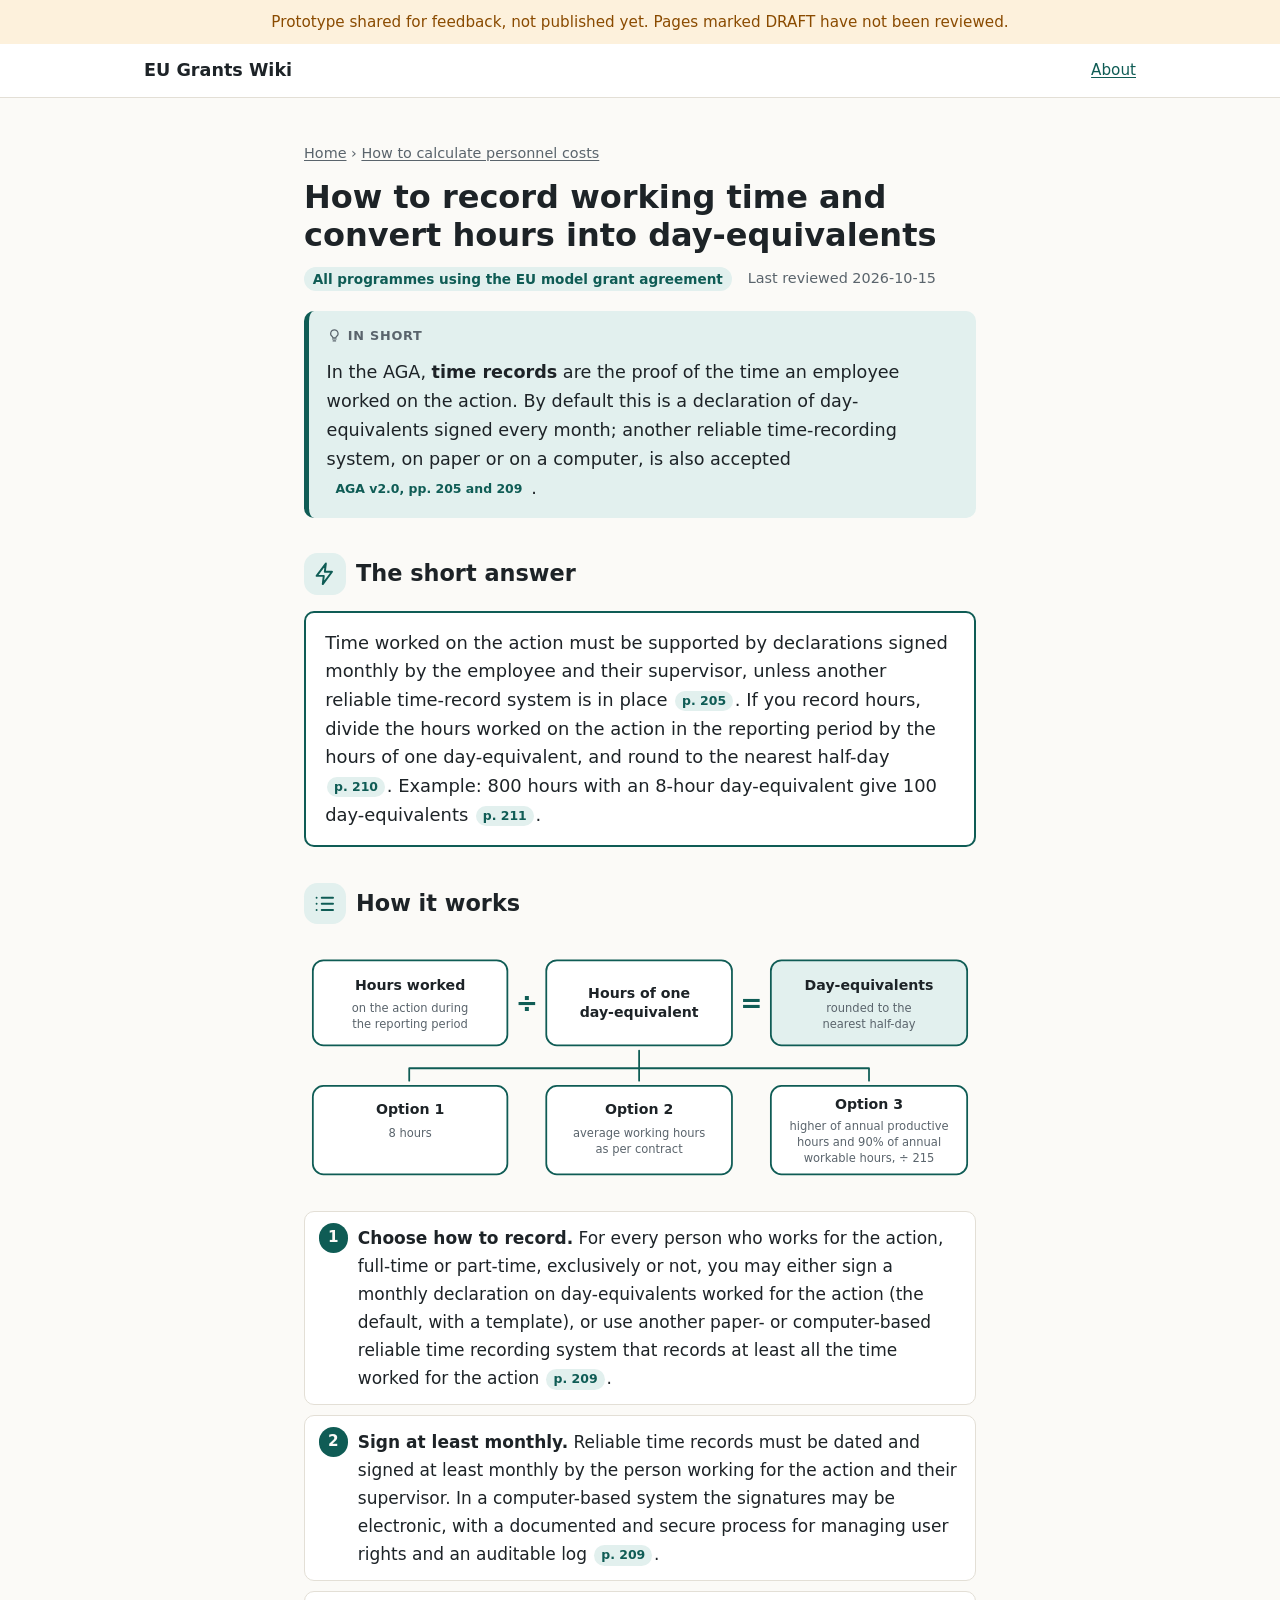
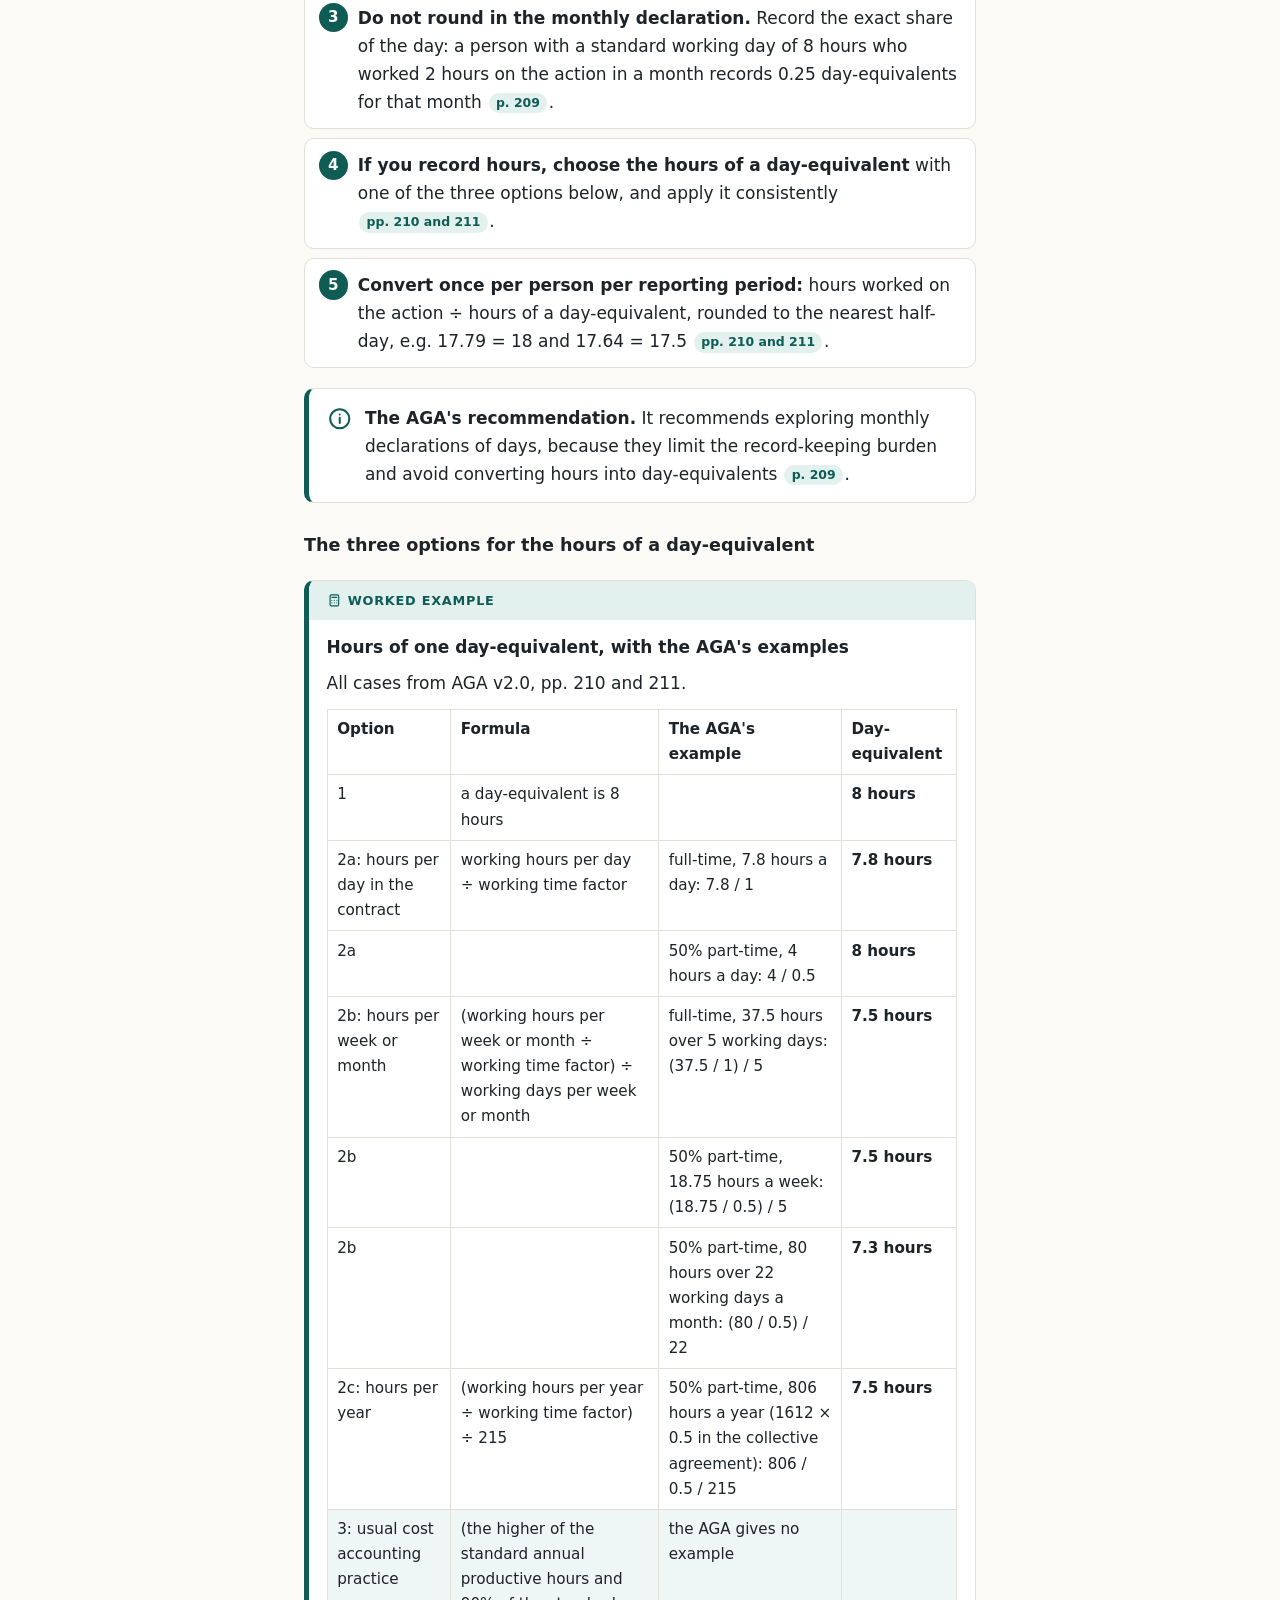
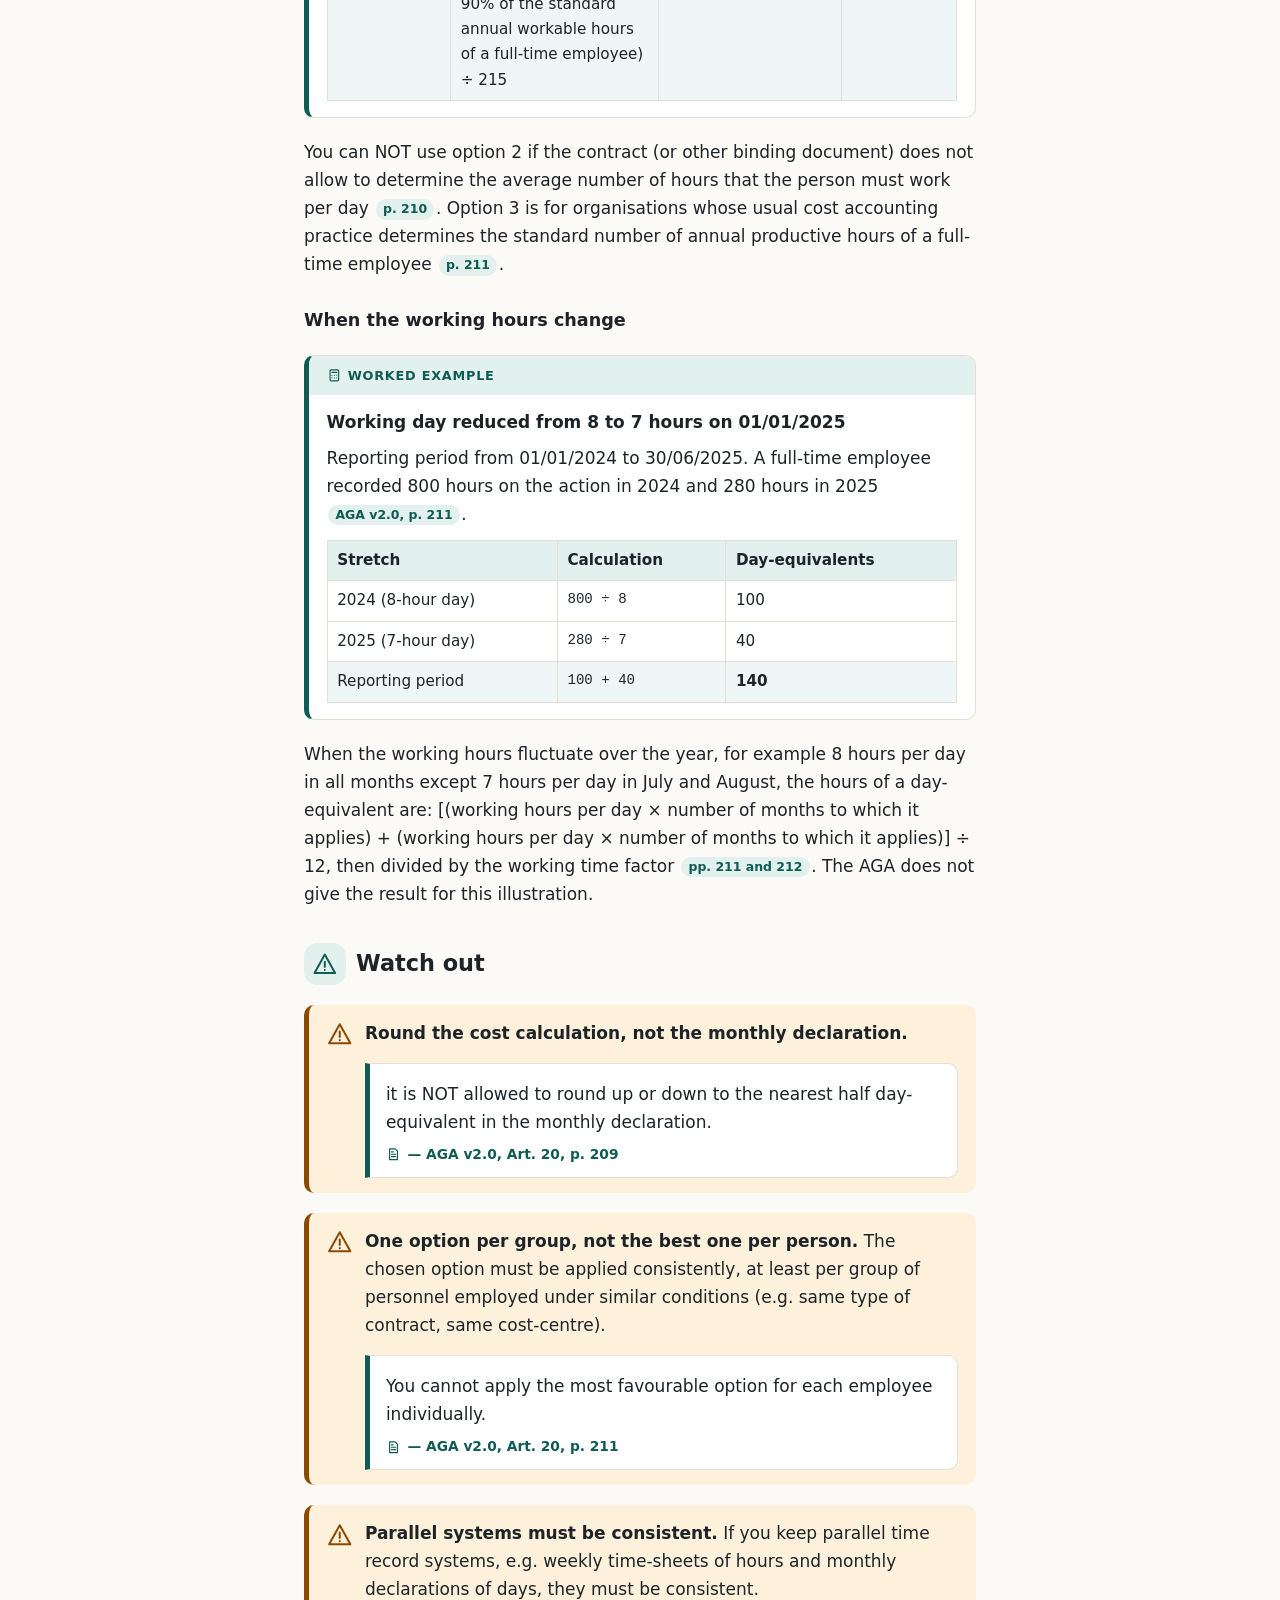
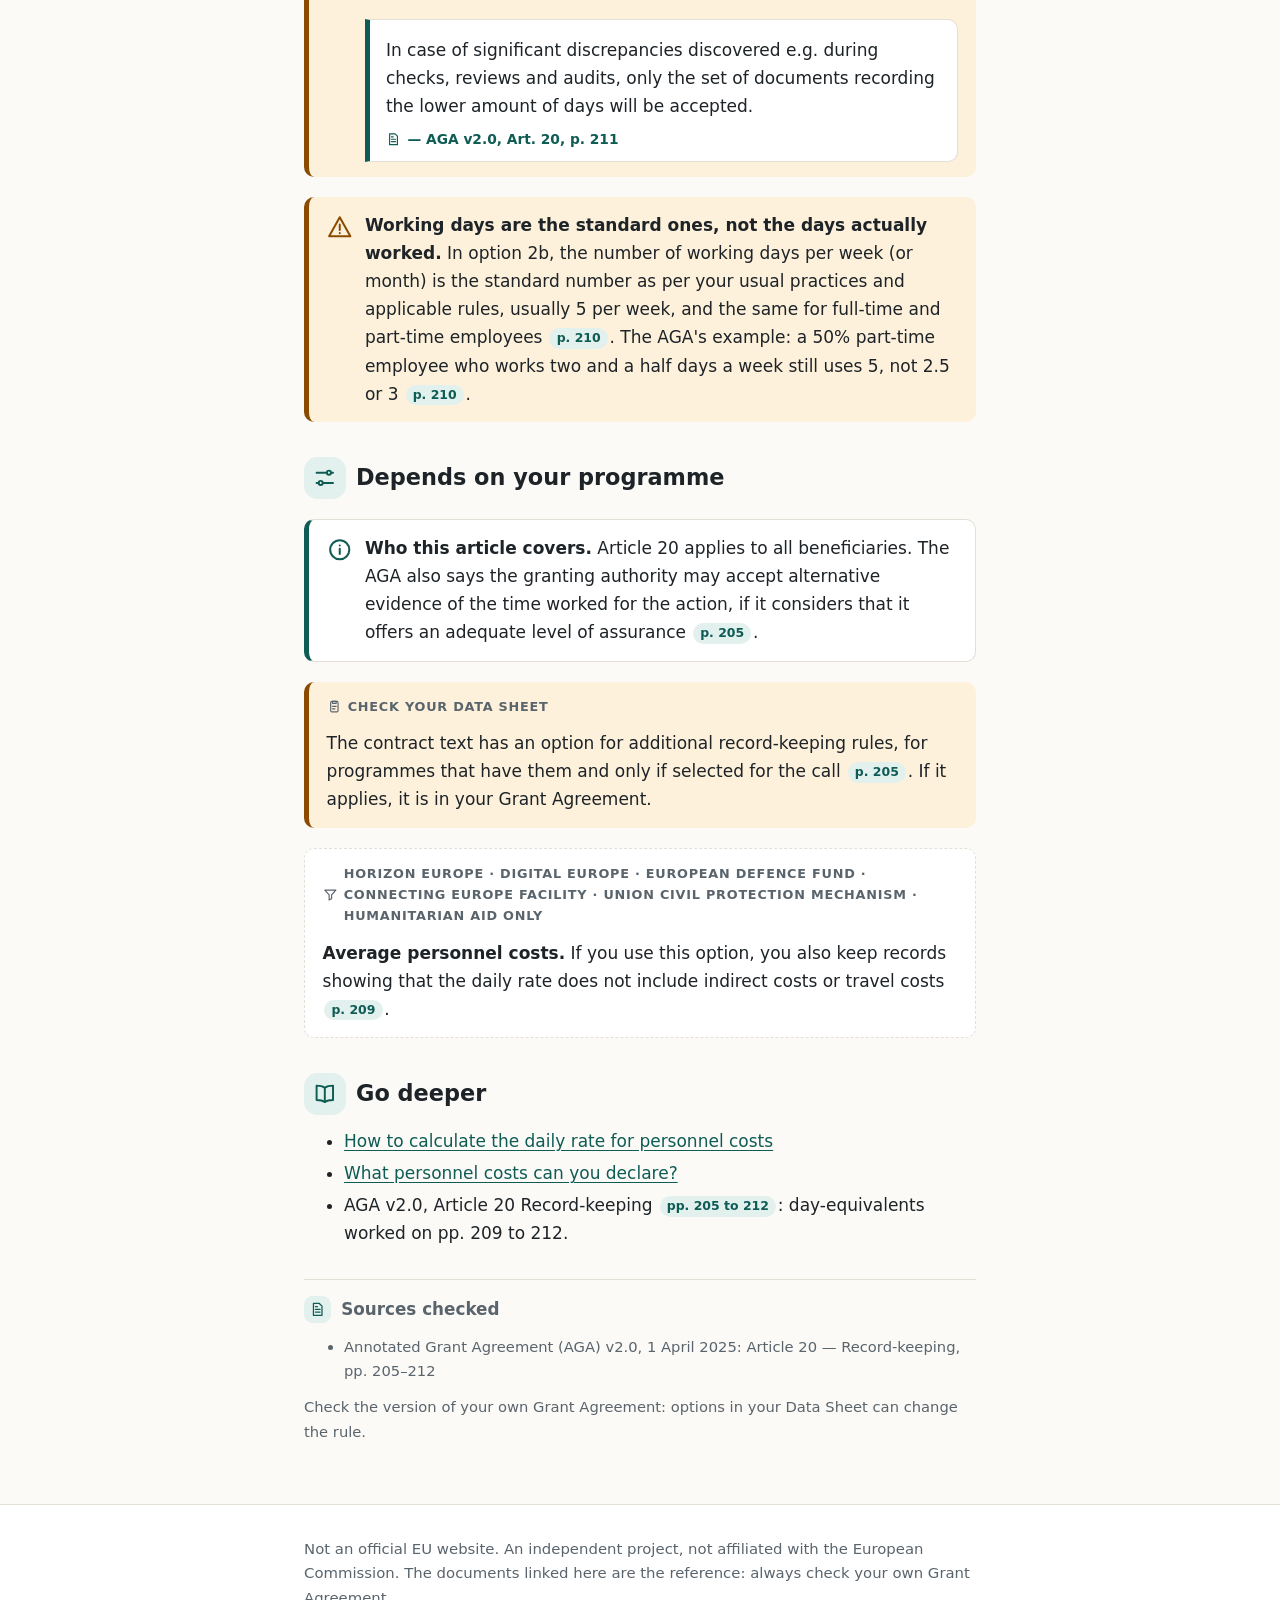
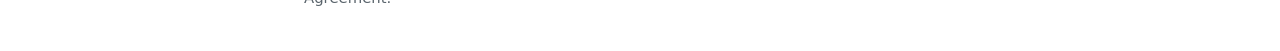
<file: personnel-costs/time-records/index.html>
<!doctype html>
<html lang="en">
<head>
<meta charset="utf-8">
<meta name="viewport" content="width=device-width, initial-scale=1">
<title>How to record working time and convert hours into day-equivalents | EU Grants Wiki</title>
<meta name="description" content="How to record the time employees work on an EU grant, monthly declarations or time sheets, and how to convert hours into day-equivalents.">
<meta name="robots" content="noindex, nofollow">

<link rel="stylesheet" href="../../assets/style.css">
<script type="application/ld+json">{"@context": "https://schema.org", "@type": "Article", "headline": "How to record working time and convert hours into day-equivalents", "description": "How to record the time employees work on an EU grant, monthly declarations or time sheets, and how to convert hours into day-equivalents.", "inLanguage": "en", "dateModified": "2026-10-15"}</script>
</head>
<body>
<a class="skip" href="#main">Skip to content</a>
<div class="banner preview">Prototype shared for feedback, not published yet. Pages marked DRAFT have not been reviewed.</div>
<header class="site"><div class="wrap wide">
  <a class="brand" href="../../index.html">EU Grants Wiki</a>
  <nav class="top" aria-label="Main">
    <a href="../../about/index.html">About</a>
  </nav>
</div></header>
<main id="main"><div class="wrap">
<p class="crumbs"><a href="../../index.html">Home</a> › <a href="../index.html">How to calculate personnel costs</a></p><h1>How to record working time and convert hours into day-equivalents</h1><div class="meta-row"><span class="chip">All programmes using the EU model grant agreement</span><span>Last reviewed 2026-10-15</span></div><aside class="definition"><p class="label"><svg class="ico" viewBox="0 0 24 24" aria-hidden="true" focusable="false"><path d="M9 18h6M10 21h4"/><path d="M12 3a6 6 0 00-3.5 10.9c.6.5 1 1.3 1 2.1h5c0-.8.4-1.6 1-2.1A6 6 0 0012 3z"/></svg>In short</p><p>In the AGA, <strong>time records</strong> are the proof of the time an employee worked on the action. By default this is a declaration of day-equivalents signed every month; another reliable time-recording system, on paper or on a computer, is also accepted <span class="pg">AGA v2.0, pp. 205 and 209</span>.</p></aside>
<h2 id="the-short-answer"><svg class="ico h-ico" viewBox="0 0 24 24" aria-hidden="true" focusable="false"><path d="M13 2L4 14h7l-1 8 9-12h-7z"/></svg>The short answer</h2>
<div class="answer"><p>Time worked on the action must be supported by declarations signed monthly by the employee and their supervisor, unless another reliable time-record system is in place <span class="pg">p. 205</span>. If you record hours, divide the hours worked on the action in the reporting period by the hours of one day-equivalent, and round to the nearest half-day <span class="pg">p. 210</span>. Example: 800 hours with an 8-hour day-equivalent give 100 day-equivalents <span class="pg">p. 211</span>.</p></div>
<h2 id="how-it-works"><svg class="ico h-ico" viewBox="0 0 24 24" aria-hidden="true" focusable="false"><path d="M9 6h11M9 12h11M9 18h11"/><path d="M4 6h.01M4 12h.01M4 18h.01"/></svg>How it works</h2>
<figure><svg class="diagram wide has-narrow" role="img" aria-label="Diagram: hours worked on the action during the reporting period, divided by the hours of one day-equivalent, equal the day-equivalents, rounded to the nearest half-day. The hours of one day-equivalent come from one of three options: option 1, 8 hours; option 2, average working hours as per contract; option 3, the higher of annual productive hours and 90% of annual workable hours, divided by 215" xmlns="http://www.w3.org/2000/svg" viewBox="0 0 760 270">
  <rect class="box" x="10" y="14" width="220" height="96" rx="12"/>
  <text x="120" y="48">Hours worked</text>
  <text class="sub" x="120" y="72">on the action during</text>
  <text class="sub" x="120" y="90">the reporting period</text>
  <text class="op" x="252" y="72">÷</text>
  <rect class="box" x="274" y="14" width="210" height="96" rx="12"/>
  <text x="379" y="56">Hours of one</text>
  <text x="379" y="78">day-equivalent</text>
  <text class="op" x="506" y="72">=</text>
  <rect class="box hl" x="528" y="14" width="222" height="96" rx="12"/>
  <text x="639" y="48">Day-equivalents</text>
  <text class="sub" x="639" y="72">rounded to the</text>
  <text class="sub" x="639" y="90">nearest half-day</text>

  <path class="line" d="M379 116 v20 h-260 v14 M379 136 v14 M379 136 h260 v14"/>
  <rect class="box" x="10" y="156" width="220" height="100" rx="12"/>
  <text x="120" y="188">Option 1</text>
  <text class="sub" x="120" y="214">8 hours</text>
  <rect class="box" x="274" y="156" width="210" height="100" rx="12"/>
  <text x="379" y="188">Option 2</text>
  <text class="sub" x="379" y="214">average working hours</text>
  <text class="sub" x="379" y="232">as per contract</text>
  <rect class="box" x="528" y="156" width="222" height="100" rx="12"/>
  <text x="639" y="182">Option 3</text>
  <text class="sub" x="639" y="206">higher of annual productive</text>
  <text class="sub" x="639" y="224">hours and 90% of annual</text>
  <text class="sub" x="639" y="242">workable hours, ÷ 215</text>
</svg>
<svg class="diagram narrow" role="img" aria-label="Diagram: hours worked on the action during the reporting period, divided by the hours of one day-equivalent, equal the day-equivalents, rounded to the nearest half-day. The hours of one day-equivalent come from one of three options: option 1, 8 hours; option 2, average working hours as per contract; option 3, the higher of annual productive hours and 90% of annual workable hours, divided by 215" xmlns="http://www.w3.org/2000/svg" viewBox="0 0 340 576">
  <rect class="box" x="10" y="10" width="320" height="82" rx="12"/>
  <text x="170" y="40">Hours worked</text>
  <text class="sub" x="170" y="62">on the action during</text>
  <text class="sub" x="170" y="80">the reporting period</text>
  <text class="op" x="170" y="124">÷</text>
  <rect class="box" x="10" y="136" width="320" height="46" rx="12"/>
  <text x="170" y="166">Hours of one day-equivalent</text>
  <text class="op" x="170" y="214">=</text>
  <rect class="box hl" x="10" y="226" width="320" height="64" rx="12"/>
  <text x="170" y="256">Day-equivalents</text>
  <text class="sub" x="170" y="278">rounded to the nearest half-day</text>
  <text x="170" y="324">Hours of one day-equivalent: three options</text>
  <rect class="box" x="10" y="336" width="320" height="64" rx="12"/>
  <text x="170" y="366">Option 1</text>
  <text class="sub" x="170" y="388">8 hours</text>
  <rect class="box" x="10" y="410" width="320" height="64" rx="12"/>
  <text x="170" y="440">Option 2</text>
  <text class="sub" x="170" y="462">average working hours as per contract</text>
  <rect class="box" x="10" y="484" width="320" height="82" rx="12"/>
  <text x="170" y="514">Option 3</text>
  <text class="sub" x="170" y="536">higher of annual productive hours and</text>
  <text class="sub" x="170" y="554">90% of annual workable hours, ÷ 215</text>
</svg>
</figure>
<div class="steps"><ol><li><strong>Choose how to record.</strong> For every person who works for the action, full-time or part-time, exclusively or not, you may either sign a monthly declaration on day-equivalents worked for the action (the default, with a template), or use another paper- or computer-based reliable time recording system that records at least all the time worked for the action <span class="pg">p. 209</span>.</li><li><strong>Sign at least monthly.</strong> Reliable time records must be dated and signed at least monthly by the person working for the action and their supervisor. In a computer-based system the signatures may be electronic, with a documented and secure process for managing user rights and an auditable log <span class="pg">p. 209</span>.</li><li><strong>Do not round in the monthly declaration.</strong> Record the exact share of the day: a person with a standard working day of 8 hours who worked 2 hours on the action in a month records 0.25 day-equivalents for that month <span class="pg">p. 209</span>.</li><li><strong>If you record hours, choose the hours of a day-equivalent</strong> with one of the three options below, and apply it consistently <span class="pg">pp. 210 and 211</span>.</li><li><strong>Convert once per person per reporting period:</strong> hours worked on the action ÷ hours of a day-equivalent, rounded to the nearest half-day, e.g. 17.79 = 18 and 17.64 = 17.5 <span class="pg">pp. 210 and 211</span>.</li></ol></div>
<aside class="note"><svg class="ico lead-ico" viewBox="0 0 24 24" aria-hidden="true" focusable="false"><circle cx="12" cy="12" r="9"/><path d="M12 11v5M12 8h.01"/></svg><div><p><strong>The AGA's recommendation.</strong> It recommends exploring monthly declarations of days, because they limit the record-keeping burden and avoid converting hours into day-equivalents <span class="pg">p. 209</span>.</p></div></aside>
<h3 id="the-three-options-for-the-hours-of-a-day-equivalent">The three options for the hours of a day-equivalent</h3>
<aside class="example"><p class="label"><svg class="ico" viewBox="0 0 24 24" aria-hidden="true" focusable="false"><rect x="5" y="3" width="14" height="18" rx="2"/><path d="M8 7h8M8 12h.01M12 12h.01M16 12h.01M8 16h.01M12 16h.01M16 16h.01"/></svg>Worked example</p><p class="example-title">Hours of one day-equivalent, with the AGA's examples</p><p>All cases from AGA v2.0, pp. 210 and 211.</p>
<div class="table-wrap"><table><thead><tr><th>Option</th><th>Formula</th><th>The AGA's example</th><th>Day-equivalent</th></tr></thead><tbody><tr><td>1</td><td>a day-equivalent is 8 hours</td><td></td><td><strong>8 hours</strong></td></tr><tr><td>2a: hours per day in the contract</td><td>working hours per day ÷ working time factor</td><td>full-time, 7.8 hours a day: 7.8 / 1</td><td><strong>7.8 hours</strong></td></tr><tr><td>2a</td><td></td><td>50% part-time, 4 hours a day: 4 / 0.5</td><td><strong>8 hours</strong></td></tr><tr><td>2b: hours per week or month</td><td>(working hours per week or month ÷ working time factor) ÷ working days per week or month</td><td>full-time, 37.5 hours over 5 working days: (37.5 / 1) / 5</td><td><strong>7.5 hours</strong></td></tr><tr><td>2b</td><td></td><td>50% part-time, 18.75 hours a week: (18.75 / 0.5) / 5</td><td><strong>7.5 hours</strong></td></tr><tr><td>2b</td><td></td><td>50% part-time, 80 hours over 22 working days a month: (80 / 0.5) / 22</td><td><strong>7.3 hours</strong></td></tr><tr><td>2c: hours per year</td><td>(working hours per year ÷ working time factor) ÷ 215</td><td>50% part-time, 806 hours a year (1612 × 0.5 in the collective agreement): 806 / 0.5 / 215</td><td><strong>7.5 hours</strong></td></tr><tr><td>3: usual cost accounting practice</td><td>(the higher of the standard annual productive hours and 90% of the standard annual workable hours of a full-time employee) ÷ 215</td><td>the AGA gives no example</td><td></td></tr></tbody></table></div></aside>
<p>You can NOT use option 2 if the contract (or other binding document) does not allow to determine the average number of hours that the person must work per day <span class="pg">p. 210</span>. Option 3 is for organisations whose usual cost accounting practice determines the standard number of annual productive hours of a full-time employee <span class="pg">p. 211</span>.</p>
<h3 id="when-the-working-hours-change">When the working hours change</h3>
<aside class="example"><p class="label"><svg class="ico" viewBox="0 0 24 24" aria-hidden="true" focusable="false"><rect x="5" y="3" width="14" height="18" rx="2"/><path d="M8 7h8M8 12h.01M12 12h.01M16 12h.01M8 16h.01M12 16h.01M16 16h.01"/></svg>Worked example</p><p class="example-title">Working day reduced from 8 to 7 hours on 01/01/2025</p><p>Reporting period from 01/01/2024 to 30/06/2025. A full-time employee recorded 800 hours on the action in 2024 and 280 hours in 2025 <span class="pg">AGA v2.0, p. 211</span>.</p>
<div class="table-wrap"><table class="calc"><thead><tr><th>Stretch</th><th>Calculation</th><th>Day-equivalents</th></tr></thead><tbody><tr><td>2024 (8-hour day)</td><td>800 ÷ 8</td><td>100</td></tr><tr><td>2025 (7-hour day)</td><td>280 ÷ 7</td><td>40</td></tr><tr><td>Reporting period</td><td>100 + 40</td><td><strong>140</strong></td></tr></tbody></table></div></aside>
<p>When the working hours fluctuate over the year, for example 8 hours per day in all months except 7 hours per day in July and August, the hours of a day-equivalent are: [(working hours per day × number of months to which it applies) + (working hours per day × number of months to which it applies)] ÷ 12, then divided by the working time factor <span class="pg">pp. 211 and 212</span>. The AGA does not give the result for this illustration.</p>
<h2 id="watch-out"><svg class="ico h-ico" viewBox="0 0 24 24" aria-hidden="true" focusable="false"><path d="M12 3l10 18H2z"/><path d="M12 10v5M12 18h.01"/></svg>Watch out</h2>
<aside class="callout"><svg class="ico lead-ico" viewBox="0 0 24 24" aria-hidden="true" focusable="false"><path d="M12 3l10 18H2z"/><path d="M12 10v5M12 18h.01"/></svg><div><p><strong>Round the cost calculation, not the monthly declaration.</strong></p>
<blockquote><p>it is NOT allowed to round up or down to the nearest half day-equivalent in the monthly declaration.</p><p class="cite"><svg class="ico" viewBox="0 0 24 24" aria-hidden="true" focusable="false"><path d="M6 3h9l4 4v14H6z"/><path d="M9 12h7M9 16h7M9 8h3"/></svg>— AGA v2.0, Art. 20, p. 209</p></blockquote></div></aside>
<aside class="callout"><svg class="ico lead-ico" viewBox="0 0 24 24" aria-hidden="true" focusable="false"><path d="M12 3l10 18H2z"/><path d="M12 10v5M12 18h.01"/></svg><div><p><strong>One option per group, not the best one per person.</strong> The chosen option must be applied consistently, at least per group of personnel employed under similar conditions (e.g. same type of contract, same cost-centre).</p>
<blockquote><p>You cannot apply the most favourable option for each employee individually.</p><p class="cite"><svg class="ico" viewBox="0 0 24 24" aria-hidden="true" focusable="false"><path d="M6 3h9l4 4v14H6z"/><path d="M9 12h7M9 16h7M9 8h3"/></svg>— AGA v2.0, Art. 20, p. 211</p></blockquote></div></aside>
<aside class="callout"><svg class="ico lead-ico" viewBox="0 0 24 24" aria-hidden="true" focusable="false"><path d="M12 3l10 18H2z"/><path d="M12 10v5M12 18h.01"/></svg><div><p><strong>Parallel systems must be consistent.</strong> If you keep parallel time record systems, e.g. weekly time-sheets of hours and monthly declarations of days, they must be consistent.</p>
<blockquote><p>In case of significant discrepancies discovered e.g. during checks, reviews and audits, only the set of documents recording the lower amount of days will be accepted.</p><p class="cite"><svg class="ico" viewBox="0 0 24 24" aria-hidden="true" focusable="false"><path d="M6 3h9l4 4v14H6z"/><path d="M9 12h7M9 16h7M9 8h3"/></svg>— AGA v2.0, Art. 20, p. 211</p></blockquote></div></aside>
<aside class="callout"><svg class="ico lead-ico" viewBox="0 0 24 24" aria-hidden="true" focusable="false"><path d="M12 3l10 18H2z"/><path d="M12 10v5M12 18h.01"/></svg><div><p><strong>Working days are the standard ones, not the days actually worked.</strong> In option 2b, the number of working days per week (or month) is the standard number as per your usual practices and applicable rules, usually 5 per week, and the same for full-time and part-time employees <span class="pg">p. 210</span>. The AGA's example: a 50% part-time employee who works two and a half days a week still uses 5, not 2.5 or 3 <span class="pg">p. 210</span>.</p></div></aside>
<h2 id="depends-on-your-programme"><svg class="ico h-ico" viewBox="0 0 24 24" aria-hidden="true" focusable="false"><path d="M4 7h10M18 7h2M4 17h2M10 17h10"/><circle cx="16" cy="7" r="2"/><circle cx="8" cy="17" r="2"/></svg>Depends on your programme</h2>
<aside class="note"><svg class="ico lead-ico" viewBox="0 0 24 24" aria-hidden="true" focusable="false"><circle cx="12" cy="12" r="9"/><path d="M12 11v5M12 8h.01"/></svg><div><p><strong>Who this article covers.</strong> Article 20 applies to all beneficiaries. The AGA also says the granting authority may accept alternative evidence of the time worked for the action, if it considers that it offers an adequate level of assurance <span class="pg">p. 205</span>.</p></div></aside>
<aside class="datasheet"><p class="label"><svg class="ico" viewBox="0 0 24 24" aria-hidden="true" focusable="false"><rect x="6" y="4" width="12" height="17" rx="2"/><path d="M9 4h6v3H9zM9 12h6M9 16h4"/></svg>Check your Data Sheet</p><p>The contract text has an option for additional record-keeping rules, for programmes that have them and only if selected for the call <span class="pg">p. 205</span>. If it applies, it is in your Grant Agreement.</p></aside>
<div class="only" data-programmes="HE DEP EDF CEF UCPM HUMA"><p class="only-label"><svg class="ico" viewBox="0 0 24 24" aria-hidden="true" focusable="false"><path d="M3 5h18l-7 8v6l-4 2v-8z"/></svg>Horizon Europe · Digital Europe · European Defence Fund · Connecting Europe Facility · Union Civil Protection Mechanism · Humanitarian Aid only</p><p><strong>Average personnel costs.</strong> If you use this option, you also keep records showing that the daily rate does not include indirect costs or travel costs <span class="pg">p. 209</span>.</p></div>
<h2 id="go-deeper"><svg class="ico h-ico" viewBox="0 0 24 24" aria-hidden="true" focusable="false"><path d="M12 6c-2-1.5-5-2-8-2v14c3 0 6 .5 8 2 2-1.5 5-2 8-2V4c-3 0-6 .5-8 2z"/><path d="M12 6v14"/></svg>Go deeper</h2>
<ul><li><a href="../daily-rate/index.html">How to calculate the daily rate for personnel costs</a></li><li><a href="../what-you-can-declare/index.html">What personnel costs can you declare?</a></li><li>AGA v2.0, Article 20 Record-keeping <span class="pg">pp. 205 to 212</span>: day-equivalents worked on pp. 209 to 212.</li></ul><section class="sources"><h2><svg class="ico h-ico" viewBox="0 0 24 24" aria-hidden="true" focusable="false"><path d="M6 3h9l4 4v14H6z"/><path d="M9 12h7M9 16h7M9 8h3"/></svg>Sources checked</h2><ul><li>Annotated Grant Agreement (AGA) v2.0, 1 April 2025: Article 20 — Record-keeping, pp. 205–212</li></ul><p>Check the version of your own Grant Agreement: options in your Data Sheet can change the rule.</p></section>
</div></main>
<footer class="site"><div class="wrap">
  
  <p>Not an official EU website. An independent project, not affiliated with the European Commission. The documents linked here are the reference: always check your own Grant Agreement.</p>
</div></footer>
</body>
</html>
</file>
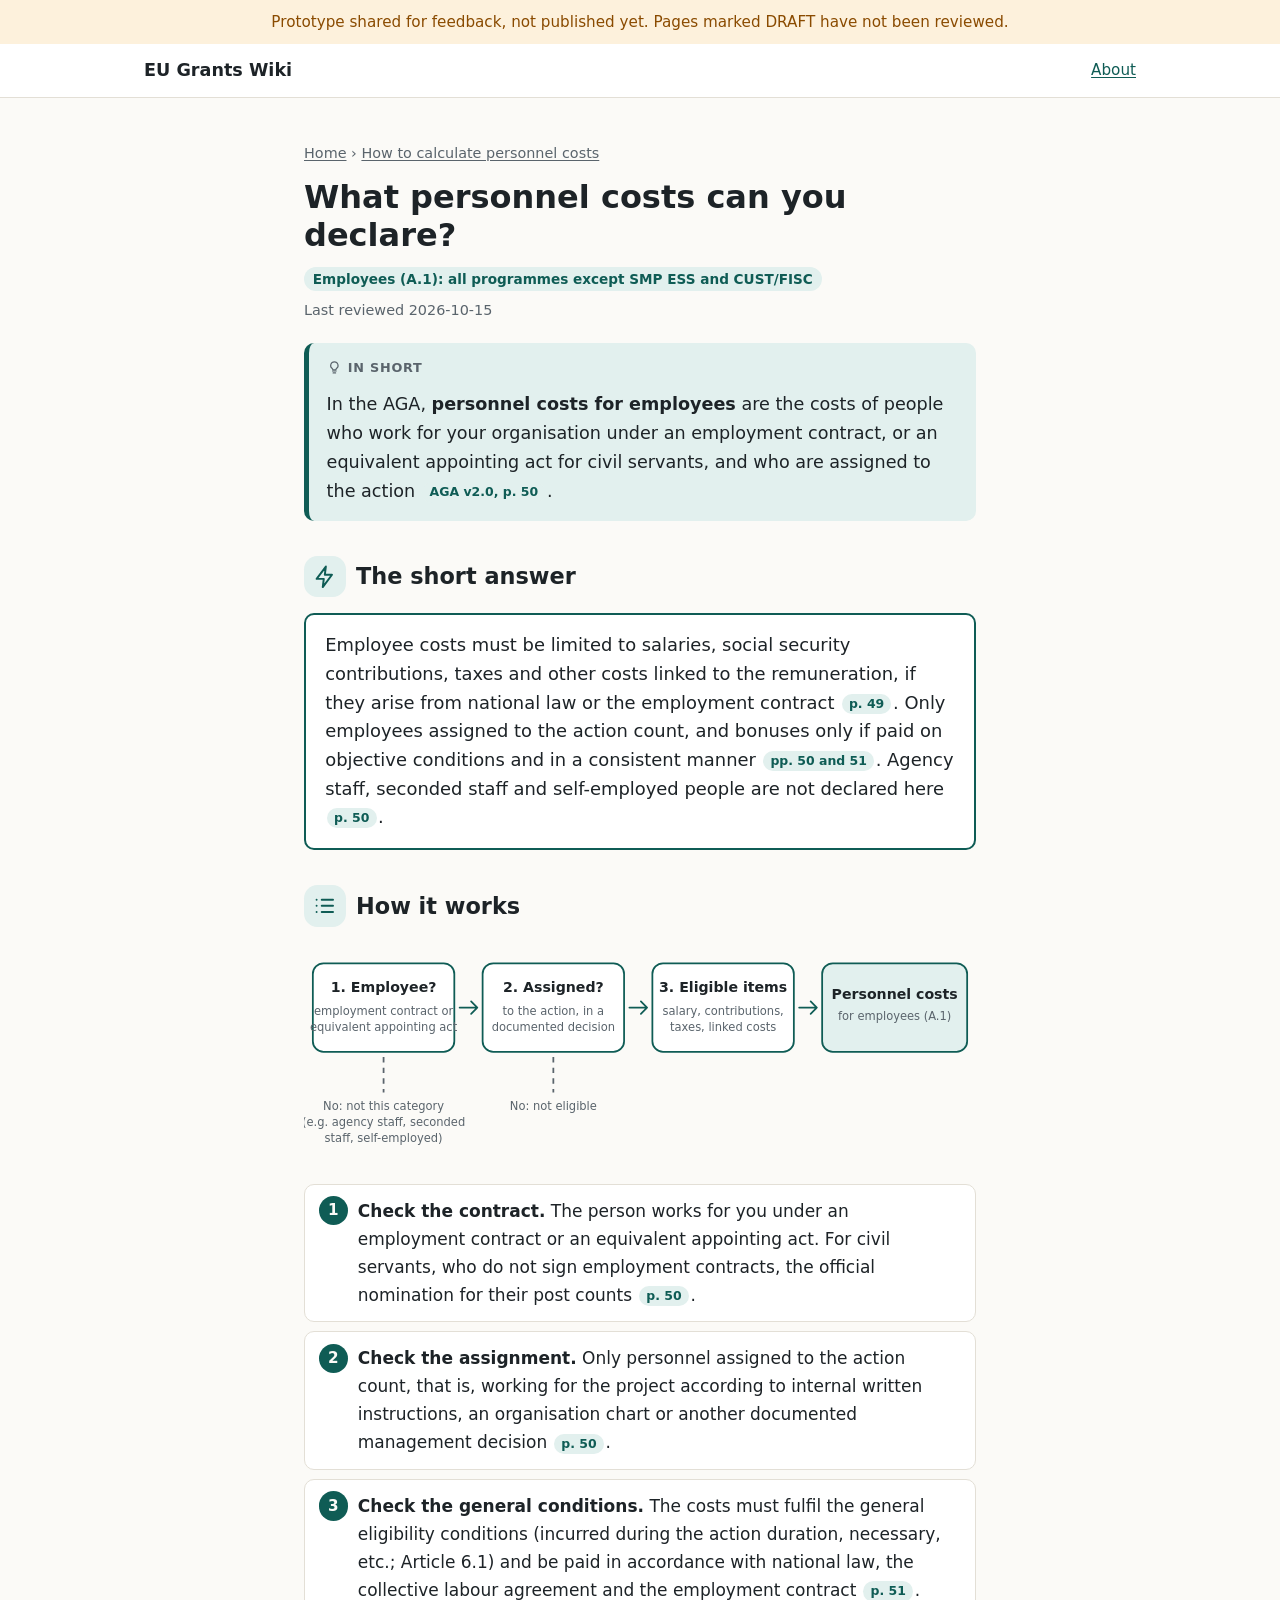
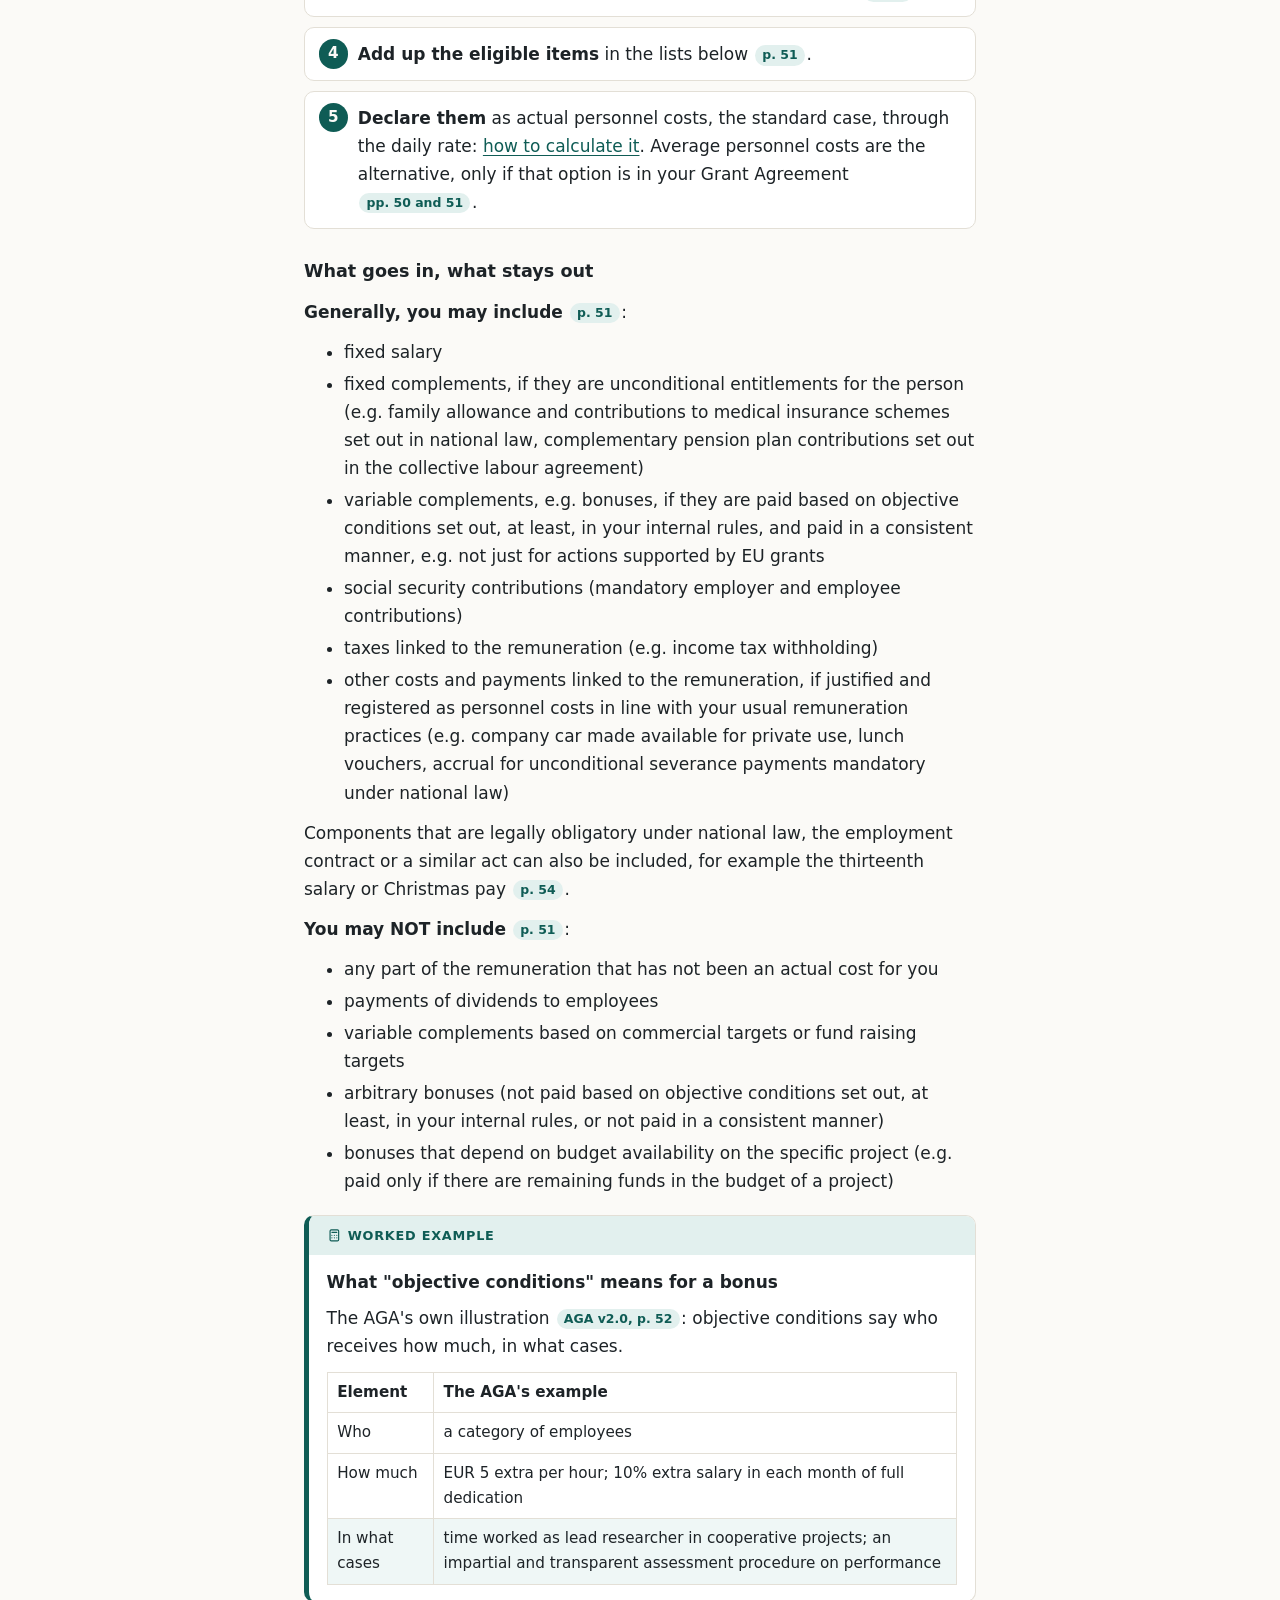
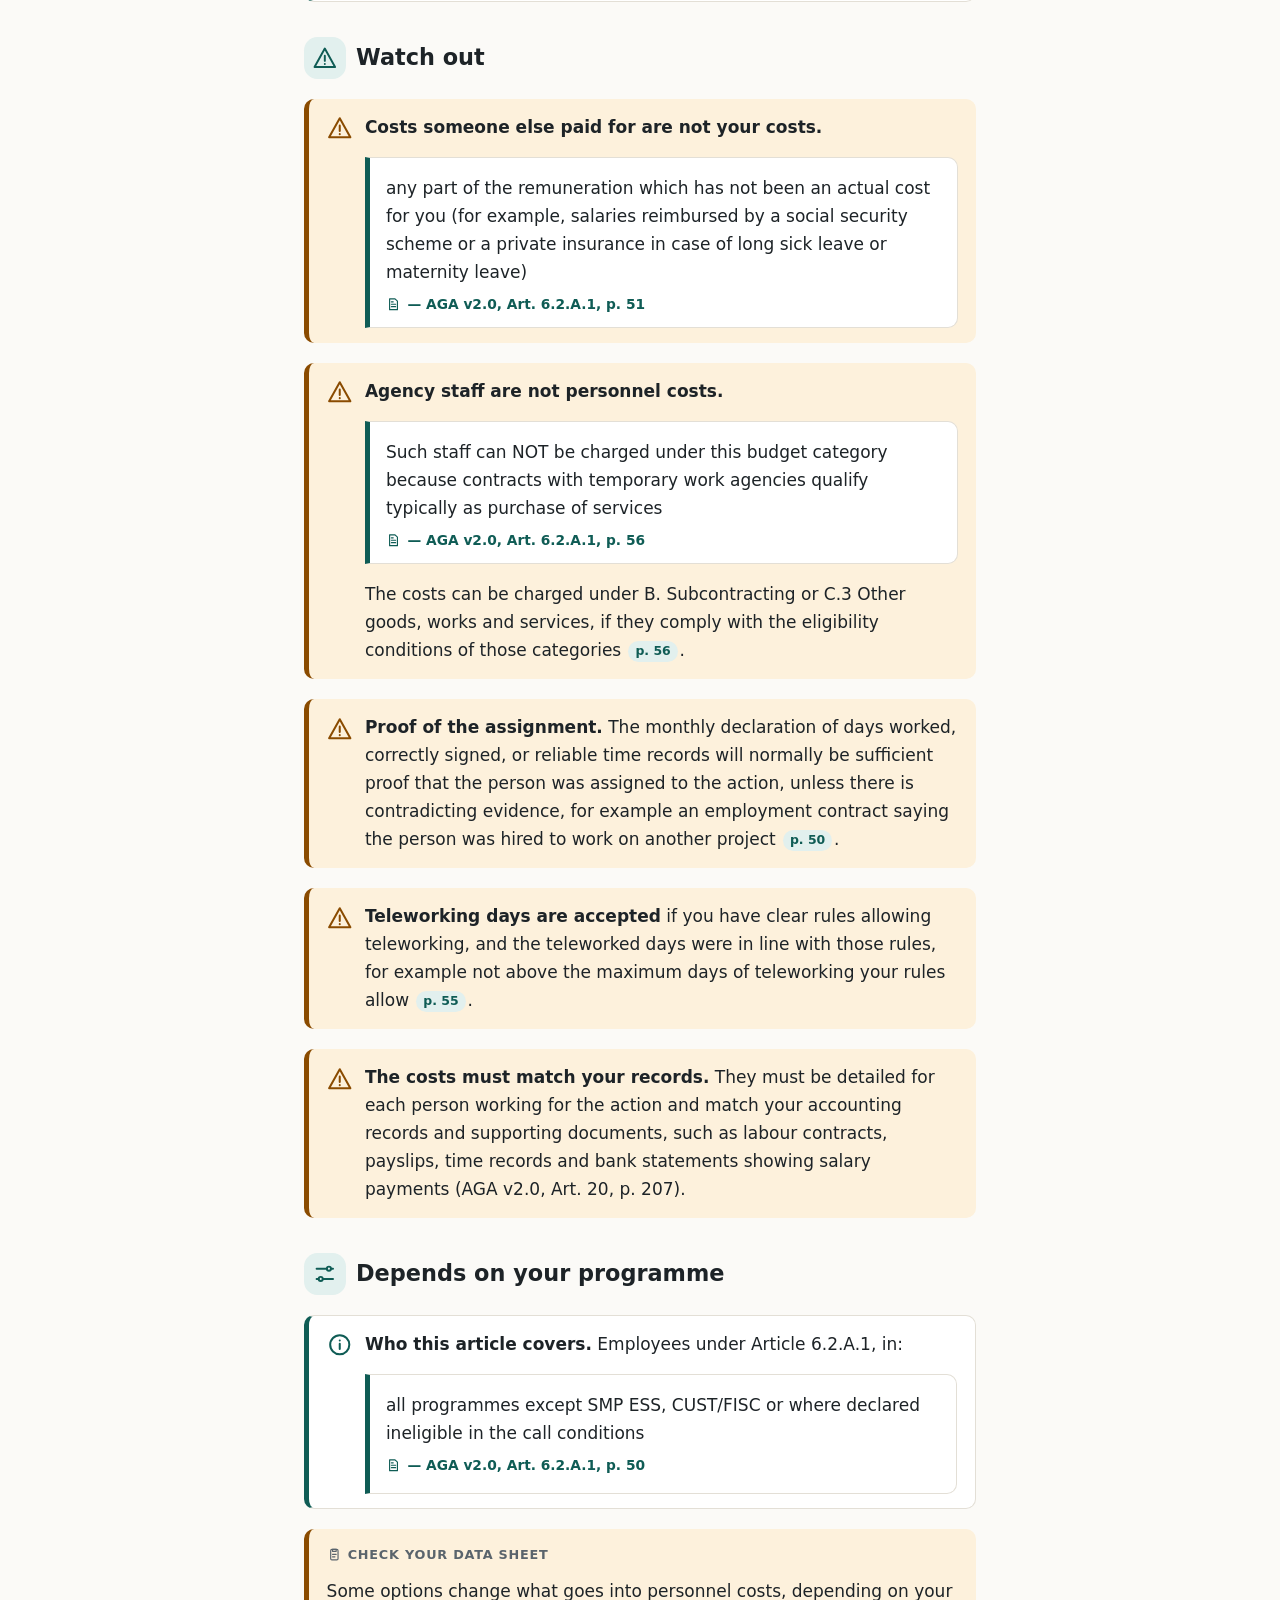
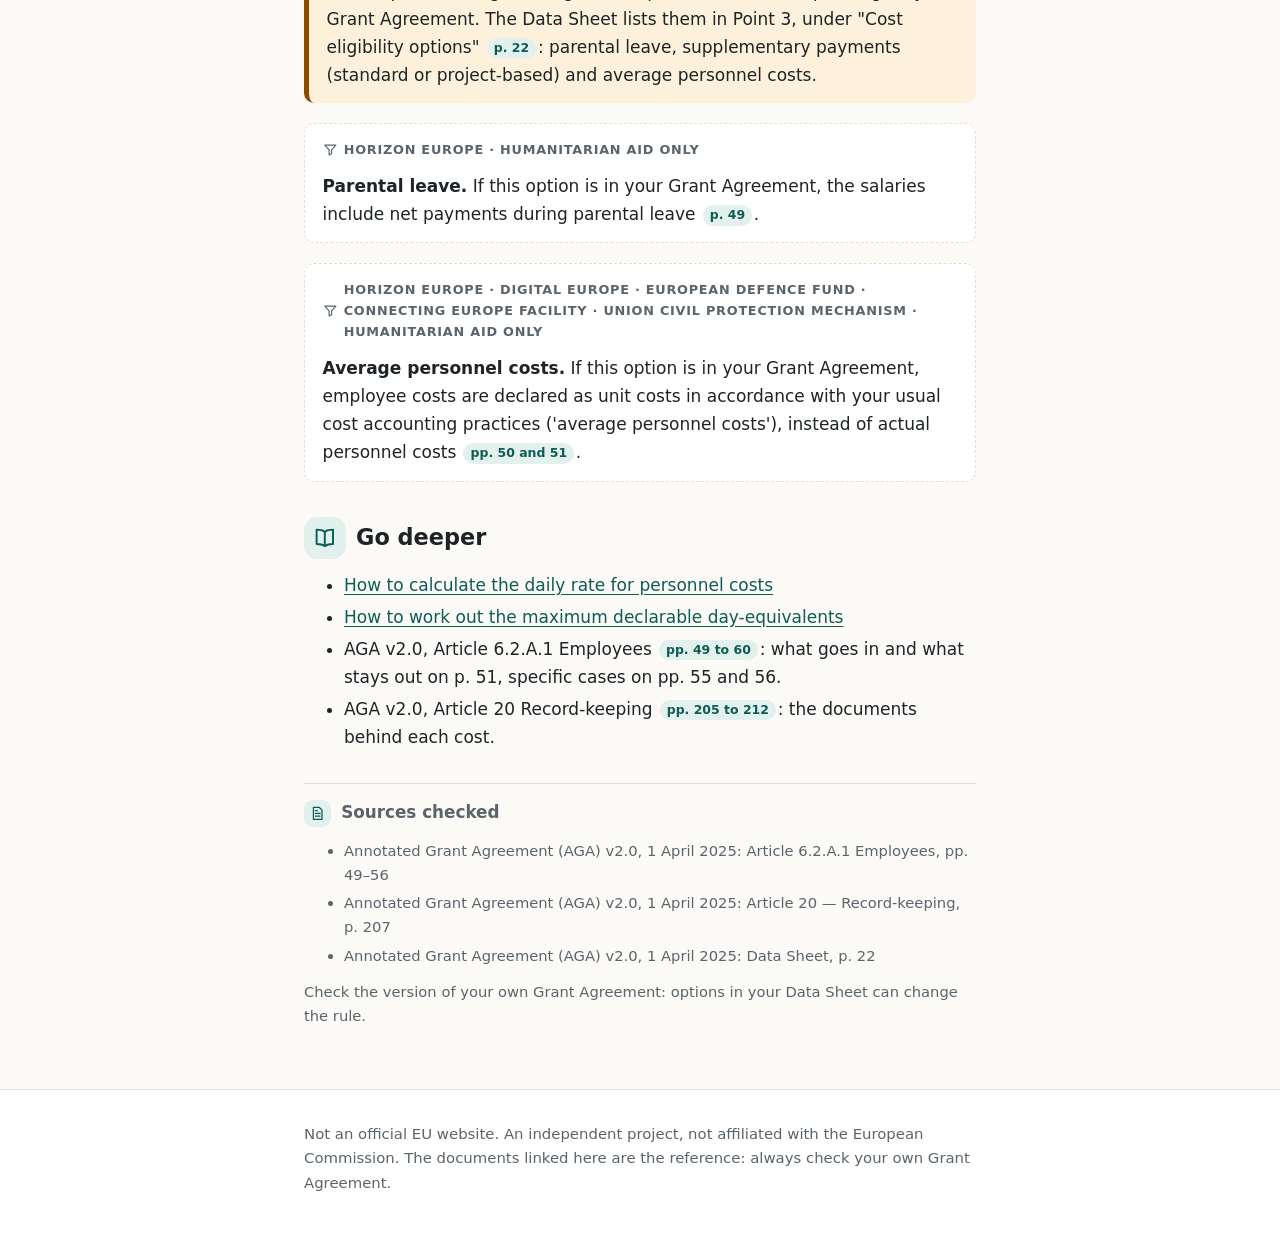
<file: personnel-costs/what-you-can-declare/index.html>
<!doctype html>
<html lang="en">
<head>
<meta charset="utf-8">
<meta name="viewport" content="width=device-width, initial-scale=1">
<title>What personnel costs can you declare? | EU Grants Wiki</title>
<meta name="description" content="Which employee costs count as personnel costs in EU grants: who qualifies, what you can include and what stays out, with page references to the AGA.">
<meta name="robots" content="noindex, nofollow">

<link rel="stylesheet" href="../../assets/style.css">
<script type="application/ld+json">{"@context": "https://schema.org", "@type": "Article", "headline": "What personnel costs can you declare?", "description": "Which employee costs count as personnel costs in EU grants: who qualifies, what you can include and what stays out, with page references to the AGA.", "inLanguage": "en", "dateModified": "2026-10-15"}</script>
</head>
<body>
<a class="skip" href="#main">Skip to content</a>
<div class="banner preview">Prototype shared for feedback, not published yet. Pages marked DRAFT have not been reviewed.</div>
<header class="site"><div class="wrap wide">
  <a class="brand" href="../../index.html">EU Grants Wiki</a>
  <nav class="top" aria-label="Main">
    <a href="../../about/index.html">About</a>
  </nav>
</div></header>
<main id="main"><div class="wrap">
<p class="crumbs"><a href="../../index.html">Home</a> › <a href="../index.html">How to calculate personnel costs</a></p><h1>What personnel costs can you declare?</h1><div class="meta-row"><span class="chip">Employees (A.1): all programmes except SMP ESS and CUST/FISC</span><span>Last reviewed 2026-10-15</span></div><aside class="definition"><p class="label"><svg class="ico" viewBox="0 0 24 24" aria-hidden="true" focusable="false"><path d="M9 18h6M10 21h4"/><path d="M12 3a6 6 0 00-3.5 10.9c.6.5 1 1.3 1 2.1h5c0-.8.4-1.6 1-2.1A6 6 0 0012 3z"/></svg>In short</p><p>In the AGA, <strong>personnel costs for employees</strong> are the costs of people who work for your organisation under an employment contract, or an equivalent appointing act for civil servants, and who are assigned to the action <span class="pg">AGA v2.0, p. 50</span>.</p></aside>
<h2 id="the-short-answer"><svg class="ico h-ico" viewBox="0 0 24 24" aria-hidden="true" focusable="false"><path d="M13 2L4 14h7l-1 8 9-12h-7z"/></svg>The short answer</h2>
<div class="answer"><p>Employee costs must be limited to salaries, social security contributions, taxes and other costs linked to the remuneration, if they arise from national law or the employment contract <span class="pg">p. 49</span>. Only employees assigned to the action count, and bonuses only if paid on objective conditions and in a consistent manner <span class="pg">pp. 50 and 51</span>. Agency staff, seconded staff and self-employed people are not declared here <span class="pg">p. 50</span>.</p></div>
<h2 id="how-it-works"><svg class="ico h-ico" viewBox="0 0 24 24" aria-hidden="true" focusable="false"><path d="M9 6h11M9 12h11M9 18h11"/><path d="M4 6h.01M4 12h.01M4 18h.01"/></svg>How it works</h2>
<figure><svg class="diagram wide has-narrow" role="img" aria-label="Diagram: three checks in a row. 1, is the person an employee, with an employment contract or equivalent appointing act? If not, the costs do not belong to this category, for example agency staff, seconded staff or self-employed people. 2, is the person assigned to the action in a documented decision? If not, the costs are not eligible. 3, which cost items are eligible: salary, contributions, taxes and linked costs. The result is personnel costs for employees (A.1)" xmlns="http://www.w3.org/2000/svg" viewBox="0 0 760 236">
  <rect class="box" x="10" y="14" width="160" height="100" rx="12"/>
  <text x="90" y="46">1. Employee?</text>
  <text class="sub" x="90" y="72">employment contract or</text>
  <text class="sub" x="90" y="90">equivalent appointing act</text>
  <path class="line" d="M176 64 h20 m-7 -7 l7 7 l-7 7"/>
  <rect class="box" x="202" y="14" width="160" height="100" rx="12"/>
  <text x="282" y="46">2. Assigned?</text>
  <text class="sub" x="282" y="72">to the action, in a</text>
  <text class="sub" x="282" y="90">documented decision</text>
  <path class="line" d="M368 64 h20 m-7 -7 l7 7 l-7 7"/>
  <rect class="box" x="394" y="14" width="160" height="100" rx="12"/>
  <text x="474" y="46">3. Eligible items</text>
  <text class="sub" x="474" y="72">salary, contributions,</text>
  <text class="sub" x="474" y="90">taxes, linked costs</text>
  <path class="line" d="M560 64 h20 m-7 -7 l7 7 l-7 7"/>
  <rect class="box hl" x="586" y="14" width="164" height="100" rx="12"/>
  <text x="668" y="54">Personnel costs</text>
  <text class="sub" x="668" y="78">for employees (A.1)</text>

  <line class="dash" x1="90" y1="120" x2="90" y2="160"/>
  <text class="sub" x="90" y="180">No: not this category</text>
  <text class="sub" x="90" y="198">(e.g. agency staff, seconded</text>
  <text class="sub" x="90" y="216">staff, self-employed)</text>
  <line class="dash" x1="282" y1="120" x2="282" y2="160"/>
  <text class="sub" x="282" y="180">No: not eligible</text>
</svg>
<svg class="diagram narrow" role="img" aria-label="Diagram: three checks in a row. 1, is the person an employee, with an employment contract or equivalent appointing act? If not, the costs do not belong to this category, for example agency staff, seconded staff or self-employed people. 2, is the person assigned to the action in a documented decision? If not, the costs are not eligible. 3, which cost items are eligible: salary, contributions, taxes and linked costs. The result is personnel costs for employees (A.1)" xmlns="http://www.w3.org/2000/svg" viewBox="0 0 340 556">
  <rect class="box" x="10" y="10" width="320" height="82" rx="12"/>
  <text x="170" y="40">1. Employee?</text>
  <text class="sub" x="170" y="62">employment contract or</text>
  <text class="sub" x="170" y="80">equivalent appointing act</text>
  <text class="sub" x="170" y="126">No: not this category (e.g. agency staff,</text>
  <text class="sub" x="170" y="146">seconded staff, self-employed)</text>
  <text class="op" x="170" y="190">↓</text>
  <rect class="box" x="10" y="202" width="320" height="64" rx="12"/>
  <text x="170" y="232">2. Assigned?</text>
  <text class="sub" x="170" y="254">to the action, in a documented decision</text>
  <text class="sub" x="170" y="300">No: not eligible</text>
  <text class="op" x="170" y="344">↓</text>
  <rect class="box" x="10" y="356" width="320" height="82" rx="12"/>
  <text x="170" y="386">3. Eligible items</text>
  <text class="sub" x="170" y="408">salary, contributions,</text>
  <text class="sub" x="170" y="426">taxes, linked costs</text>
  <text class="op" x="170" y="470">↓</text>
  <rect class="box hl" x="10" y="482" width="320" height="64" rx="12"/>
  <text x="170" y="512">Personnel costs</text>
  <text class="sub" x="170" y="534">for employees (A.1)</text>
</svg>
</figure>
<div class="steps"><ol><li><strong>Check the contract.</strong> The person works for you under an employment contract or an equivalent appointing act. For civil servants, who do not sign employment contracts, the official nomination for their post counts <span class="pg">p. 50</span>.</li><li><strong>Check the assignment.</strong> Only personnel assigned to the action count, that is, working for the project according to internal written instructions, an organisation chart or another documented management decision <span class="pg">p. 50</span>.</li><li><strong>Check the general conditions.</strong> The costs must fulfil the general eligibility conditions (incurred during the action duration, necessary, etc.; Article 6.1) and be paid in accordance with national law, the collective labour agreement and the employment contract <span class="pg">p. 51</span>.</li><li><strong>Add up the eligible items</strong> in the lists below <span class="pg">p. 51</span>.</li><li><strong>Declare them</strong> as actual personnel costs, the standard case, through the daily rate: <a href="../daily-rate/index.html">how to calculate it</a>. Average personnel costs are the alternative, only if that option is in your Grant Agreement <span class="pg">pp. 50 and 51</span>.</li></ol></div>
<h3 id="what-goes-in-what-stays-out">What goes in, what stays out</h3>
<p><strong>Generally, you may include</strong> <span class="pg">p. 51</span>:</p>
<ul><li>fixed salary</li><li>fixed complements, if they are unconditional entitlements for the person (e.g. family allowance and contributions to medical insurance schemes set out in national law, complementary pension plan contributions set out in the collective labour agreement)</li><li>variable complements, e.g. bonuses, if they are paid based on objective conditions set out, at least, in your internal rules, and paid in a consistent manner, e.g. not just for actions supported by EU grants</li><li>social security contributions (mandatory employer and employee contributions)</li><li>taxes linked to the remuneration (e.g. income tax withholding)</li><li>other costs and payments linked to the remuneration, if justified and registered as personnel costs in line with your usual remuneration practices (e.g. company car made available for private use, lunch vouchers, accrual for unconditional severance payments mandatory under national law)</li></ul>
<p>Components that are legally obligatory under national law, the employment contract or a similar act can also be included, for example the thirteenth salary or Christmas pay <span class="pg">p. 54</span>.</p>
<p><strong>You may NOT include</strong> <span class="pg">p. 51</span>:</p>
<ul><li>any part of the remuneration that has not been an actual cost for you</li><li>payments of dividends to employees</li><li>variable complements based on commercial targets or fund raising targets</li><li>arbitrary bonuses (not paid based on objective conditions set out, at least, in your internal rules, or not paid in a consistent manner)</li><li>bonuses that depend on budget availability on the specific project (e.g. paid only if there are remaining funds in the budget of a project)</li></ul>
<aside class="example"><p class="label"><svg class="ico" viewBox="0 0 24 24" aria-hidden="true" focusable="false"><rect x="5" y="3" width="14" height="18" rx="2"/><path d="M8 7h8M8 12h.01M12 12h.01M16 12h.01M8 16h.01M12 16h.01M16 16h.01"/></svg>Worked example</p><p class="example-title">What "objective conditions" means for a bonus</p><p>The AGA's own illustration <span class="pg">AGA v2.0, p. 52</span>: objective conditions say who receives how much, in what cases.</p>
<div class="table-wrap"><table><thead><tr><th>Element</th><th>The AGA's example</th></tr></thead><tbody><tr><td>Who</td><td>a category of employees</td></tr><tr><td>How much</td><td>EUR 5 extra per hour; 10% extra salary in each month of full dedication</td></tr><tr><td>In what cases</td><td>time worked as lead researcher in cooperative projects; an impartial and transparent assessment procedure on performance</td></tr></tbody></table></div></aside>
<h2 id="watch-out"><svg class="ico h-ico" viewBox="0 0 24 24" aria-hidden="true" focusable="false"><path d="M12 3l10 18H2z"/><path d="M12 10v5M12 18h.01"/></svg>Watch out</h2>
<aside class="callout"><svg class="ico lead-ico" viewBox="0 0 24 24" aria-hidden="true" focusable="false"><path d="M12 3l10 18H2z"/><path d="M12 10v5M12 18h.01"/></svg><div><p><strong>Costs someone else paid for are not your costs.</strong></p>
<blockquote><p>any part of the remuneration which has not been an actual cost for you (for example, salaries reimbursed by a social security scheme or a private insurance in case of long sick leave or maternity leave)</p><p class="cite"><svg class="ico" viewBox="0 0 24 24" aria-hidden="true" focusable="false"><path d="M6 3h9l4 4v14H6z"/><path d="M9 12h7M9 16h7M9 8h3"/></svg>— AGA v2.0, Art. 6.2.A.1, p. 51</p></blockquote></div></aside>
<aside class="callout"><svg class="ico lead-ico" viewBox="0 0 24 24" aria-hidden="true" focusable="false"><path d="M12 3l10 18H2z"/><path d="M12 10v5M12 18h.01"/></svg><div><p><strong>Agency staff are not personnel costs.</strong></p>
<blockquote><p>Such staff can NOT be charged under this budget category because contracts with temporary work agencies qualify typically as purchase of services</p><p class="cite"><svg class="ico" viewBox="0 0 24 24" aria-hidden="true" focusable="false"><path d="M6 3h9l4 4v14H6z"/><path d="M9 12h7M9 16h7M9 8h3"/></svg>— AGA v2.0, Art. 6.2.A.1, p. 56</p></blockquote>
<p>The costs can be charged under B. Subcontracting or C.3 Other goods, works and services, if they comply with the eligibility conditions of those categories <span class="pg">p. 56</span>.</p></div></aside>
<aside class="callout"><svg class="ico lead-ico" viewBox="0 0 24 24" aria-hidden="true" focusable="false"><path d="M12 3l10 18H2z"/><path d="M12 10v5M12 18h.01"/></svg><div><p><strong>Proof of the assignment.</strong> The monthly declaration of days worked, correctly signed, or reliable time records will normally be sufficient proof that the person was assigned to the action, unless there is contradicting evidence, for example an employment contract saying the person was hired to work on another project <span class="pg">p. 50</span>.</p></div></aside>
<aside class="callout"><svg class="ico lead-ico" viewBox="0 0 24 24" aria-hidden="true" focusable="false"><path d="M12 3l10 18H2z"/><path d="M12 10v5M12 18h.01"/></svg><div><p><strong>Teleworking days are accepted</strong> if you have clear rules allowing teleworking, and the teleworked days were in line with those rules, for example not above the maximum days of teleworking your rules allow <span class="pg">p. 55</span>.</p></div></aside>
<aside class="callout"><svg class="ico lead-ico" viewBox="0 0 24 24" aria-hidden="true" focusable="false"><path d="M12 3l10 18H2z"/><path d="M12 10v5M12 18h.01"/></svg><div><p><strong>The costs must match your records.</strong> They must be detailed for each person working for the action and match your accounting records and supporting documents, such as labour contracts, payslips, time records and bank statements showing salary payments (AGA v2.0, Art. 20, p. 207).</p></div></aside>
<h2 id="depends-on-your-programme"><svg class="ico h-ico" viewBox="0 0 24 24" aria-hidden="true" focusable="false"><path d="M4 7h10M18 7h2M4 17h2M10 17h10"/><circle cx="16" cy="7" r="2"/><circle cx="8" cy="17" r="2"/></svg>Depends on your programme</h2>
<aside class="note"><svg class="ico lead-ico" viewBox="0 0 24 24" aria-hidden="true" focusable="false"><circle cx="12" cy="12" r="9"/><path d="M12 11v5M12 8h.01"/></svg><div><p><strong>Who this article covers.</strong> Employees under Article 6.2.A.1, in:</p>
<blockquote><p>all programmes except SMP ESS, CUST/FISC or where declared ineligible in the call conditions</p><p class="cite"><svg class="ico" viewBox="0 0 24 24" aria-hidden="true" focusable="false"><path d="M6 3h9l4 4v14H6z"/><path d="M9 12h7M9 16h7M9 8h3"/></svg>— AGA v2.0, Art. 6.2.A.1, p. 50</p></blockquote></div></aside>
<aside class="datasheet"><p class="label"><svg class="ico" viewBox="0 0 24 24" aria-hidden="true" focusable="false"><rect x="6" y="4" width="12" height="17" rx="2"/><path d="M9 4h6v3H9zM9 12h6M9 16h4"/></svg>Check your Data Sheet</p><p>Some options change what goes into personnel costs, depending on your Grant Agreement. The Data Sheet lists them in Point 3, under "Cost eligibility options" <span class="pg">p. 22</span>: parental leave, supplementary payments (standard or project-based) and average personnel costs.</p></aside>
<div class="only" data-programmes="HE HUMA"><p class="only-label"><svg class="ico" viewBox="0 0 24 24" aria-hidden="true" focusable="false"><path d="M3 5h18l-7 8v6l-4 2v-8z"/></svg>Horizon Europe · Humanitarian Aid only</p><p><strong>Parental leave.</strong> If this option is in your Grant Agreement, the salaries include net payments during parental leave <span class="pg">p. 49</span>.</p></div>
<div class="only" data-programmes="HE DEP EDF CEF UCPM HUMA"><p class="only-label"><svg class="ico" viewBox="0 0 24 24" aria-hidden="true" focusable="false"><path d="M3 5h18l-7 8v6l-4 2v-8z"/></svg>Horizon Europe · Digital Europe · European Defence Fund · Connecting Europe Facility · Union Civil Protection Mechanism · Humanitarian Aid only</p><p><strong>Average personnel costs.</strong> If this option is in your Grant Agreement, employee costs are declared as unit costs in accordance with your usual cost accounting practices ('average personnel costs'), instead of actual personnel costs <span class="pg">pp. 50 and 51</span>.</p></div>
<h2 id="go-deeper"><svg class="ico h-ico" viewBox="0 0 24 24" aria-hidden="true" focusable="false"><path d="M12 6c-2-1.5-5-2-8-2v14c3 0 6 .5 8 2 2-1.5 5-2 8-2V4c-3 0-6 .5-8 2z"/><path d="M12 6v14"/></svg>Go deeper</h2>
<ul><li><a href="../daily-rate/index.html">How to calculate the daily rate for personnel costs</a></li><li><a href="../max-day-equivalents/index.html">How to work out the maximum declarable day-equivalents</a></li><li>AGA v2.0, Article 6.2.A.1 Employees <span class="pg">pp. 49 to 60</span>: what goes in and what stays out on p. 51, specific cases on pp. 55 and 56.</li><li>AGA v2.0, Article 20 Record-keeping <span class="pg">pp. 205 to 212</span>: the documents behind each cost.</li></ul><section class="sources"><h2><svg class="ico h-ico" viewBox="0 0 24 24" aria-hidden="true" focusable="false"><path d="M6 3h9l4 4v14H6z"/><path d="M9 12h7M9 16h7M9 8h3"/></svg>Sources checked</h2><ul><li>Annotated Grant Agreement (AGA) v2.0, 1 April 2025: Article 6.2.A.1 Employees, pp. 49–56</li><li>Annotated Grant Agreement (AGA) v2.0, 1 April 2025: Article 20 — Record-keeping, p. 207</li><li>Annotated Grant Agreement (AGA) v2.0, 1 April 2025: Data Sheet, p. 22</li></ul><p>Check the version of your own Grant Agreement: options in your Data Sheet can change the rule.</p></section>
</div></main>
<footer class="site"><div class="wrap">
  
  <p>Not an official EU website. An independent project, not affiliated with the European Commission. The documents linked here are the reference: always check your own Grant Agreement.</p>
</div></footer>
</body>
</html>
</file>
<file: assets/style.css>
/* EU Grants Wiki: folha de estilo única. Sem emblema nem cores da UE. */
:root {
  --bg: #fbfaf7;
  --surface: #ffffff;
  --text: #1d2327;
  --muted: #5a646c;
  --line: #e3dfd6;
  --accent: #0f5c55;
  --accent-soft: #e2f0ee;
  --warn: #8a4b00;
  --warn-soft: #fdf1dc;
  --draft: #a02323;
  --draft-soft: #fbe6e6;
  --radius: 10px;
  --measure: 44rem;
}
:root:not([data-theme="light"]) {
  color-scheme: light dark;
}
@media (prefers-color-scheme: dark) {
  :root:not([data-theme="light"]) {
    --bg: #14181a;
    --surface: #1c2225;
    --text: #e8ebec;
    --muted: #a3adb3;
    --line: #2f383c;
    --accent: #6fcfc4;
    --accent-soft: #1b3330;
    --warn: #f0b867;
    --warn-soft: #382a14;
    --draft: #ff9b9b;
    --draft-soft: #3a1b1b;
  }
}
* { box-sizing: border-box; }
html { -webkit-text-size-adjust: 100%; }
body {
  margin: 0;
  background: var(--bg);
  color: var(--text);
  font: 1.0625rem/1.65 system-ui, -apple-system, "Segoe UI", Roboto, "Helvetica Neue", sans-serif;
}
a { color: var(--accent); text-underline-offset: 0.15em; }
a:focus-visible, button:focus-visible, select:focus-visible {
  outline: 3px solid var(--accent);
  outline-offset: 2px;
}
.skip { position: absolute; left: -999px; top: 0; background: var(--surface); padding: .5rem 1rem; }
.skip:focus { left: 1rem; top: 1rem; z-index: 10; }
.wrap { max-width: var(--measure); margin: 0 auto; padding: 0 1rem; }
.wide { max-width: 64rem; }

header.site { border-bottom: 1px solid var(--line); background: var(--surface); }
header.site .wrap { display: flex; flex-wrap: wrap; gap: .75rem 1.5rem; align-items: center; justify-content: space-between; padding-top: .75rem; padding-bottom: .75rem; }
.brand { font-weight: 700; text-decoration: none; color: var(--text); font-size: 1.1rem; }
nav.top { display: flex; gap: 1rem; align-items: center; flex-wrap: wrap; font-size: .95rem; }

.banner { padding: .6rem 1rem; text-align: center; font-size: .95rem; }
.banner.draft { background: var(--draft-soft); color: var(--draft); font-weight: 600; }
.banner.preview { background: var(--warn-soft); color: var(--warn); }

main { padding: 2rem 0 3rem; }
h1 { font-size: 2rem; line-height: 1.2; margin: .25rem 0 .75rem; }
h2 { font-size: 1.4rem; line-height: 1.3; margin: 2.2rem 0 .5rem; }
h3 { font-size: 1.1rem; margin: 1.5rem 0 .25rem; }
p, ul, ol { margin: .75rem 0; }
li { margin: .25rem 0; }
.crumbs { font-size: .9rem; color: var(--muted); }
.crumbs a { color: var(--muted); }
.meta-row { display: flex; flex-wrap: wrap; gap: .5rem 1rem; color: var(--muted); font-size: .9rem; margin: .5rem 0 1.25rem; }
.chip { display: inline-block; padding: .05rem .55rem; border-radius: 999px; background: var(--accent-soft); color: var(--accent); font-size: .85rem; font-weight: 600; }
.chip.draft { background: var(--draft-soft); color: var(--draft); }

.definition, .example, .datasheet, .callout, .only {
  border-radius: var(--radius);
  padding: .9rem 1.1rem;
  margin: 1.25rem 0;
}
.definition { background: var(--accent-soft); border-left: 5px solid var(--accent); font-size: 1.1rem; }
.example { background: var(--surface); border: 1px solid var(--line); border-left: 5px solid var(--accent); }
.datasheet { background: var(--warn-soft); border-left: 5px solid var(--warn); }
.callout { background: var(--warn-soft); border-left: 5px solid var(--warn); }
.only { background: var(--surface); border: 1px dashed var(--line); }
.label, .only-label { margin: 0 0 .25rem; font-size: .8rem; font-weight: 700; letter-spacing: .06em; text-transform: uppercase; color: var(--muted); }
.definition p:last-child, .example p:last-child, .datasheet p:last-child, .callout p:last-child, .only p:last-child { margin-bottom: 0; }
blockquote { margin: 1rem 0; padding: .1rem 1rem; border-left: 3px solid var(--line); color: var(--text); background: var(--surface); }
blockquote p { margin: .5rem 0; }
blockquote .cite { font-size: .88rem; color: var(--muted); margin-top: -.25rem; }
img, svg { max-width: 100%; height: auto; }
figure { margin: 1.25rem 0; }
figcaption { font-size: .9rem; color: var(--muted); }
.table-wrap { overflow-x: auto; margin: 1rem 0; }
table { border-collapse: collapse; width: 100%; font-size: .95rem; }
th, td { border: 1px solid var(--line); padding: .45rem .6rem; text-align: left; vertical-align: top; }
th { background: var(--surface); }
code { background: var(--surface); border: 1px solid var(--line); border-radius: 4px; padding: 0 .3rem; font-size: .92em; }

.hero { padding: 2.5rem 0 1rem; }
.hero p.lead { font-size: 1.2rem; color: var(--muted); max-width: 40rem; }
.grid { display: grid; gap: 1rem; grid-template-columns: repeat(auto-fill, minmax(15rem, 1fr)); margin: 1.5rem 0; padding: 0; list-style: none; }
.card { display: block; height: 100%; background: var(--surface); border: 1px solid var(--line); border-radius: var(--radius); padding: 1rem 1.1rem; text-decoration: none; color: var(--text); }
.card:hover { border-color: var(--accent); }
.card svg { width: 1.9rem; height: 1.9rem; stroke: var(--accent); fill: none; stroke-width: 1.7; stroke-linecap: round; stroke-linejoin: round; }
.card h2, .card h3 { margin: .5rem 0 .25rem; font-size: 1.05rem; }
.card p { margin: 0; color: var(--muted); font-size: .92rem; }
.card.soon { opacity: .75; }
.path-group { font-size: 1.15rem; margin: 2rem 0 0; }
.card-head { display: flex; align-items: center; gap: .6rem; }
.step-num { font-size: .75rem; font-weight: 700; letter-spacing: .08em; text-transform: uppercase; color: var(--muted); }
.soon-tag { font-size: .75rem; font-weight: 700; text-transform: uppercase; letter-spacing: .05em; color: var(--muted); }


.sources { font-size: .92rem; color: var(--muted); border-top: 1px solid var(--line); margin-top: 2rem; padding-top: 1rem; }
footer.site { border-top: 1px solid var(--line); background: var(--surface); padding: 1.5rem 0 2rem; font-size: .93rem; color: var(--muted); }
footer.site .ask { font-size: 1rem; color: var(--text); }
footer.site p { margin: .5rem 0; }
.coffee { display: inline-block; margin-left: .25rem; padding: .25rem .75rem; border-radius: 999px; border: 1px solid var(--accent); text-decoration: none; font-weight: 600; }

/* diagramas: se existir a versão vertical (ficheiro.mobile.svg), é ela que aparece no telemóvel;
   no desktop fica sempre a versão larga */
svg.diagram.narrow { display: none; }
@media (max-width: 40rem) {
  h1 { font-size: 1.65rem; }
  body { font-size: 1rem; }
  svg.diagram.wide.has-narrow { display: none; }
  svg.diagram.narrow { display: block; max-width: 22rem; }
}
@media print {
  header.site, footer.site .ask, .banner { display: none; }
  body { background: #fff; color: #000; }
}

/* ---- componentes dos artigos (ícones, passos, cartões, exemplos) ---- */
.ico { width: 1.15em; height: 1.15em; flex: none; stroke: currentColor; fill: none; stroke-width: 1.9;
       stroke-linecap: round; stroke-linejoin: round; vertical-align: -0.2em; }
h2 { display: flex; align-items: center; gap: .65rem; }
.h-ico { width: 1.1em; height: 1.1em; padding: .38em; box-sizing: content-box; border-radius: .6em;
         background: var(--accent-soft); color: var(--accent); }
.label .ico, .only-label .ico { margin-right: .4rem; vertical-align: -0.25em; }
.label, .only-label { display: flex; align-items: center; }

.pg { display: inline-block; padding: 0 .45rem; border-radius: 999px; background: var(--accent-soft);
      color: var(--accent); font-size: .78rem; font-weight: 600; white-space: nowrap; vertical-align: .08em; margin: 0 .1rem; }

.answer { margin: 1rem 0; padding: 1rem 1.2rem; font-size: 1.12rem; line-height: 1.6;
          background: var(--surface); border: 2px solid var(--accent); border-radius: var(--radius); }
.answer p { margin: .5rem 0; }
.answer p:first-child { margin-top: 0; } .answer p:last-child { margin-bottom: 0; }

.steps ol { list-style: none; counter-reset: step; padding: 0; margin: 1rem 0; }
.steps li { counter-increment: step; position: relative; margin: .6rem 0; padding: .75rem .9rem .75rem 3.3rem;
            background: var(--surface); border: 1px solid var(--line); border-radius: var(--radius); }
.steps li::before { content: counter(step); position: absolute; left: .85rem; top: .7rem; width: 1.85rem; height: 1.85rem;
                    display: grid; place-items: center; border-radius: 50%; background: var(--accent); color: var(--bg);
                    font-weight: 700; font-size: .95rem; }

.callout, .note { display: flex; gap: .8rem; align-items: flex-start; }
.callout > div, .note > div { min-width: 0; }
.callout > div > :first-child, .note > div > :first-child { margin-top: 0; }
.callout > div > :last-child, .note > div > :last-child { margin-bottom: 0; }
.lead-ico { width: 1.5em; height: 1.5em; margin-top: .15rem; }
.callout .lead-ico { color: var(--warn); }
.note { background: var(--surface); border: 1px solid var(--line); border-left: 5px solid var(--accent);
        border-radius: var(--radius); padding: .9rem 1.1rem; margin: 1.25rem 0; }
.note .lead-ico { color: var(--accent); }

.example { padding: 0; overflow: hidden; }
.example > .label { padding: .55rem 1.1rem; margin: 0; background: var(--accent-soft); color: var(--accent); }
.example > :not(.label) { margin-left: 1.1rem; margin-right: 1.1rem; }
.example > .example-title { margin-top: .8rem; margin-bottom: .2rem; font-weight: 700; }
.example > p, .example > ul { margin-top: .5rem; }
.example > *:last-child { margin-bottom: 1rem; }
.example .table-wrap { margin-top: .6rem; }
.calc th { background: var(--accent-soft); color: var(--text); }
.calc td:nth-child(2) { font-family: ui-monospace, SFMono-Regular, Menlo, Consolas, monospace; font-size: .88rem; }
.calc td:last-child { white-space: nowrap; }
.example table tr:last-child td { background: color-mix(in srgb, var(--accent-soft) 55%, transparent); }

blockquote { background: var(--surface); border: 1px solid var(--line); border-left: 5px solid var(--accent);
             border-radius: 0 var(--radius) var(--radius) 0; padding: .7rem 1rem; margin: 1rem 0; }
blockquote p { margin: .3rem 0; }
blockquote .cite { display: flex; align-items: center; gap: .45rem; margin-top: .45rem; font-size: .86rem;
                   font-weight: 600; color: var(--accent); }
blockquote .cite .ico { width: 1.05em; height: 1.05em; }

figure { margin: 1.5rem 0; }
svg.diagram { display: block; width: 100%; height: auto; max-width: 46rem; margin: 0 auto; }
.diagram .box { fill: var(--surface); stroke: var(--accent); stroke-width: 2; }
.diagram .box.hl { fill: var(--accent-soft); }
.diagram text { fill: var(--text); font: 600 16px system-ui, -apple-system, "Segoe UI", Roboto, sans-serif; text-anchor: middle; }
.diagram text.sub { font-weight: 400; font-size: 13px; fill: var(--muted); }
.diagram text.op { fill: var(--accent); font-size: 30px; font-weight: 700; }
.diagram .line { stroke: var(--accent); stroke-width: 2; fill: none; stroke-linecap: round; stroke-linejoin: round; }
.diagram .dash { stroke: var(--muted); stroke-width: 2; stroke-dasharray: 6 6; }
figcaption { text-align: center; }

.sources h2 { font-size: 1.05rem; margin-top: 0; }
.sources .h-ico { font-size: .9rem; }
h3 { margin-top: 1.75rem; }
</file>
